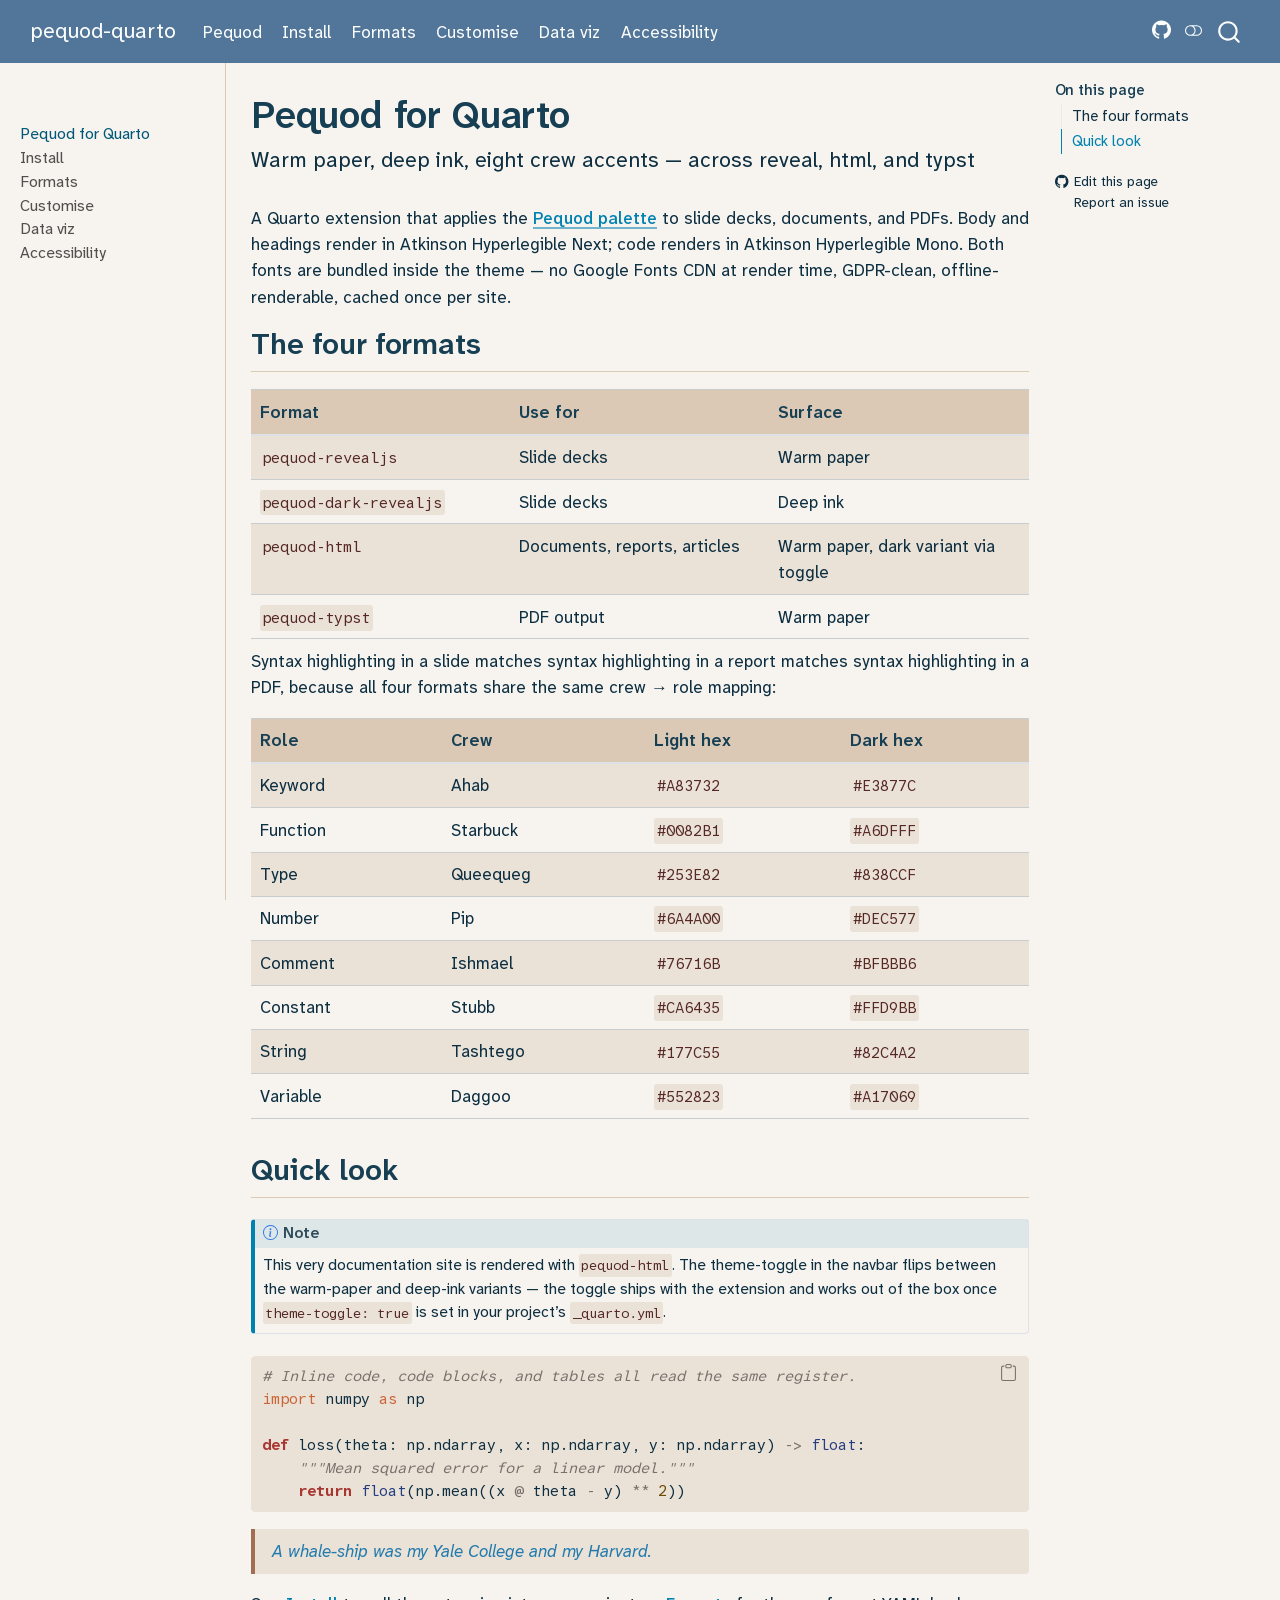
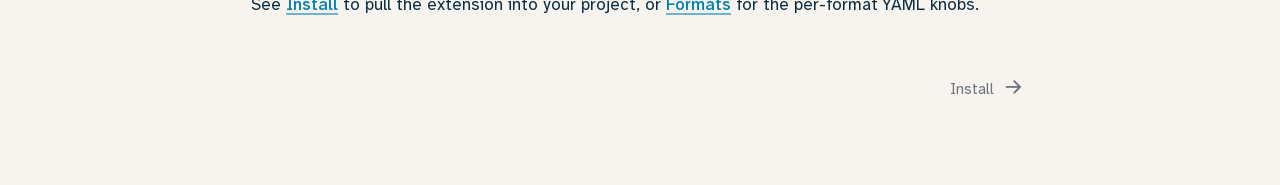
<file: index.html>
<!DOCTYPE html>
<html xmlns="http://www.w3.org/1999/xhtml" lang="en" xml:lang="en"><head>

<meta charset="utf-8">
<meta name="generator" content="quarto-1.7.32">

<meta name="viewport" content="width=device-width, initial-scale=1.0, user-scalable=yes">


<title>Pequod for Quarto – pequod-quarto</title>
<style>
code{white-space: pre-wrap;}
span.smallcaps{font-variant: small-caps;}
div.columns{display: flex; gap: min(4vw, 1.5em);}
div.column{flex: auto; overflow-x: auto;}
div.hanging-indent{margin-left: 1.5em; text-indent: -1.5em;}
ul.task-list{list-style: none;}
ul.task-list li input[type="checkbox"] {
  width: 0.8em;
  margin: 0 0.8em 0.2em -1em; /* quarto-specific, see https://github.com/quarto-dev/quarto-cli/issues/4556 */ 
  vertical-align: middle;
}
/* CSS for syntax highlighting */
html { -webkit-text-size-adjust: 100%; }
pre > code.sourceCode { white-space: pre; position: relative; }
pre > code.sourceCode > span { display: inline-block; line-height: 1.25; }
pre > code.sourceCode > span:empty { height: 1.2em; }
.sourceCode { overflow: visible; }
code.sourceCode > span { color: inherit; text-decoration: inherit; }
div.sourceCode { margin: 1em 0; }
pre.sourceCode { margin: 0; }
@media screen {
div.sourceCode { overflow: auto; }
}
@media print {
pre > code.sourceCode { white-space: pre-wrap; }
pre > code.sourceCode > span { text-indent: -5em; padding-left: 5em; }
}
pre.numberSource code
  { counter-reset: source-line 0; }
pre.numberSource code > span
  { position: relative; left: -4em; counter-increment: source-line; }
pre.numberSource code > span > a:first-child::before
  { content: counter(source-line);
    position: relative; left: -1em; text-align: right; vertical-align: baseline;
    border: none; display: inline-block;
    -webkit-touch-callout: none; -webkit-user-select: none;
    -khtml-user-select: none; -moz-user-select: none;
    -ms-user-select: none; user-select: none;
    padding: 0 4px; width: 4em;
  }
pre.numberSource { margin-left: 3em;  padding-left: 4px; }
div.sourceCode
  {   }
@media screen {
pre > code.sourceCode > span > a:first-child::before { text-decoration: underline; }
}
</style>


<script src="site_libs/quarto-nav/quarto-nav.js"></script>
<script src="site_libs/quarto-nav/headroom.min.js"></script>
<script src="site_libs/clipboard/clipboard.min.js"></script>
<script src="site_libs/quarto-search/autocomplete.umd.js"></script>
<script src="site_libs/quarto-search/fuse.min.js"></script>
<script src="site_libs/quarto-search/quarto-search.js"></script>
<meta name="quarto:offset" content="./">
<link href="./install.html" rel="next">
<script src="site_libs/quarto-html/quarto.js" type="module"></script>
<script src="site_libs/quarto-html/tabsets/tabsets.js" type="module"></script>
<script src="site_libs/quarto-html/popper.min.js"></script>
<script src="site_libs/quarto-html/tippy.umd.min.js"></script>
<script src="site_libs/quarto-html/anchor.min.js"></script>
<link href="site_libs/quarto-html/tippy.css" rel="stylesheet">
<link href="site_libs/quarto-html/quarto-syntax-highlighting-73a00b1b79cc0fd0d8e07ff31a6e5342.css" rel="stylesheet" class="quarto-color-scheme" id="quarto-text-highlighting-styles">
<link href="site_libs/quarto-html/quarto-syntax-highlighting-dark-8add2ffb80b7f2d399c5aaf537ec8e0e.css" rel="stylesheet" class="quarto-color-scheme quarto-color-alternate" id="quarto-text-highlighting-styles">
<link href="site_libs/quarto-html/quarto-syntax-highlighting-73a00b1b79cc0fd0d8e07ff31a6e5342.css" rel="stylesheet" class="quarto-color-scheme-extra" id="quarto-text-highlighting-styles">
<script src="site_libs/bootstrap/bootstrap.min.js"></script>
<link href="site_libs/bootstrap/bootstrap-icons.css" rel="stylesheet">
<link href="site_libs/bootstrap/bootstrap-0a40f57cf08de5c09d713c153454cdb0.min.css" rel="stylesheet" append-hash="true" class="quarto-color-scheme" id="quarto-bootstrap" data-mode="light">
<link href="site_libs/bootstrap/bootstrap-dark-b0e57c27a2db66388881f23e19ab901f.min.css" rel="stylesheet" append-hash="true" class="quarto-color-scheme quarto-color-alternate" id="quarto-bootstrap" data-mode="dark">
<link href="site_libs/bootstrap/bootstrap-0a40f57cf08de5c09d713c153454cdb0.min.css" rel="stylesheet" append-hash="true" class="quarto-color-scheme-extra" id="quarto-bootstrap" data-mode="light">
<script id="quarto-search-options" type="application/json">{
  "location": "navbar",
  "copy-button": false,
  "collapse-after": 3,
  "panel-placement": "end",
  "type": "overlay",
  "limit": 50,
  "keyboard-shortcut": [
    "f",
    "/",
    "s"
  ],
  "show-item-context": false,
  "language": {
    "search-no-results-text": "No results",
    "search-matching-documents-text": "matching documents",
    "search-copy-link-title": "Copy link to search",
    "search-hide-matches-text": "Hide additional matches",
    "search-more-match-text": "more match in this document",
    "search-more-matches-text": "more matches in this document",
    "search-clear-button-title": "Clear",
    "search-text-placeholder": "",
    "search-detached-cancel-button-title": "Cancel",
    "search-submit-button-title": "Submit",
    "search-label": "Search"
  }
}</script>
<style>html{ scroll-behavior: smooth; }</style>
<meta property="og:title" content="Pequod for Quarto – pequod-quarto">
<meta property="og:type" content="article">
<meta property="og:locale" content="en">
<meta name="twitter:card" content="summary">
<meta name="twitter:title" content="Pequod for Quarto – pequod-quarto">


</head>

<body class="nav-sidebar docked nav-fixed quarto-light"><script id="quarto-html-before-body" type="application/javascript">
    const toggleBodyColorMode = (bsSheetEl) => {
      const mode = bsSheetEl.getAttribute("data-mode");
      const bodyEl = window.document.querySelector("body");
      if (mode === "dark") {
        bodyEl.classList.add("quarto-dark");
        bodyEl.classList.remove("quarto-light");
      } else {
        bodyEl.classList.add("quarto-light");
        bodyEl.classList.remove("quarto-dark");
      }
    }
    const toggleBodyColorPrimary = () => {
      const bsSheetEl = window.document.querySelector("link#quarto-bootstrap:not([rel=disabled-stylesheet])");
      if (bsSheetEl) {
        toggleBodyColorMode(bsSheetEl);
      }
    }
    const setColorSchemeToggle = (alternate) => {
      const toggles = window.document.querySelectorAll('.quarto-color-scheme-toggle');
      for (let i=0; i < toggles.length; i++) {
        const toggle = toggles[i];
        if (toggle) {
          if (alternate) {
            toggle.classList.add("alternate");
          } else {
            toggle.classList.remove("alternate");
          }
        }
      }
    };
    const toggleColorMode = (alternate) => {
      // Switch the stylesheets
      const primaryStylesheets = window.document.querySelectorAll('link.quarto-color-scheme:not(.quarto-color-alternate)');
      const alternateStylesheets = window.document.querySelectorAll('link.quarto-color-scheme.quarto-color-alternate');
      manageTransitions('#quarto-margin-sidebar .nav-link', false);
      if (alternate) {
        // note: dark is layered on light, we don't disable primary!
        enableStylesheet(alternateStylesheets);
        for (const sheetNode of alternateStylesheets) {
          if (sheetNode.id === "quarto-bootstrap") {
            toggleBodyColorMode(sheetNode);
          }
        }
      } else {
        disableStylesheet(alternateStylesheets);
        enableStylesheet(primaryStylesheets)
        toggleBodyColorPrimary();
      }
      manageTransitions('#quarto-margin-sidebar .nav-link', true);
      // Switch the toggles
      setColorSchemeToggle(alternate)
      // Hack to workaround the fact that safari doesn't
      // properly recolor the scrollbar when toggling (#1455)
      if (navigator.userAgent.indexOf('Safari') > 0 && navigator.userAgent.indexOf('Chrome') == -1) {
        manageTransitions("body", false);
        window.scrollTo(0, 1);
        setTimeout(() => {
          window.scrollTo(0, 0);
          manageTransitions("body", true);
        }, 40);
      }
    }
    const disableStylesheet = (stylesheets) => {
      for (let i=0; i < stylesheets.length; i++) {
        const stylesheet = stylesheets[i];
        stylesheet.rel = 'disabled-stylesheet';
      }
    }
    const enableStylesheet = (stylesheets) => {
      for (let i=0; i < stylesheets.length; i++) {
        const stylesheet = stylesheets[i];
        if(stylesheet.rel !== 'stylesheet') { // for Chrome, which will still FOUC without this check
          stylesheet.rel = 'stylesheet';
        }
      }
    }
    const manageTransitions = (selector, allowTransitions) => {
      const els = window.document.querySelectorAll(selector);
      for (let i=0; i < els.length; i++) {
        const el = els[i];
        if (allowTransitions) {
          el.classList.remove('notransition');
        } else {
          el.classList.add('notransition');
        }
      }
    }
    const isFileUrl = () => {
      return window.location.protocol === 'file:';
    }
    const hasAlternateSentinel = () => {
      let styleSentinel = getColorSchemeSentinel();
      if (styleSentinel !== null) {
        return styleSentinel === "alternate";
      } else {
        return false;
      }
    }
    const setStyleSentinel = (alternate) => {
      const value = alternate ? "alternate" : "default";
      if (!isFileUrl()) {
        window.localStorage.setItem("quarto-color-scheme", value);
      } else {
        localAlternateSentinel = value;
      }
    }
    const getColorSchemeSentinel = () => {
      if (!isFileUrl()) {
        const storageValue = window.localStorage.getItem("quarto-color-scheme");
        return storageValue != null ? storageValue : localAlternateSentinel;
      } else {
        return localAlternateSentinel;
      }
    }
    const toggleGiscusIfUsed = (isAlternate, darkModeDefault) => {
      const baseTheme = document.querySelector('#giscus-base-theme')?.value ?? 'light';
      const alternateTheme = document.querySelector('#giscus-alt-theme')?.value ?? 'dark';
      let newTheme = '';
      if(authorPrefersDark) {
        newTheme = isAlternate ? baseTheme : alternateTheme;
      } else {
        newTheme = isAlternate ? alternateTheme : baseTheme;
      }
      const changeGiscusTheme = () => {
        // From: https://github.com/giscus/giscus/issues/336
        const sendMessage = (message) => {
          const iframe = document.querySelector('iframe.giscus-frame');
          if (!iframe) return;
          iframe.contentWindow.postMessage({ giscus: message }, 'https://giscus.app');
        }
        sendMessage({
          setConfig: {
            theme: newTheme
          }
        });
      }
      const isGiscussLoaded = window.document.querySelector('iframe.giscus-frame') !== null;
      if (isGiscussLoaded) {
        changeGiscusTheme();
      }
    };
    const authorPrefersDark = false;
    const darkModeDefault = authorPrefersDark;
      document.querySelector('link#quarto-text-highlighting-styles.quarto-color-scheme-extra').rel = 'disabled-stylesheet';
      document.querySelector('link#quarto-bootstrap.quarto-color-scheme-extra').rel = 'disabled-stylesheet';
    let localAlternateSentinel = darkModeDefault ? 'alternate' : 'default';
    // Dark / light mode switch
    window.quartoToggleColorScheme = () => {
      // Read the current dark / light value
      let toAlternate = !hasAlternateSentinel();
      toggleColorMode(toAlternate);
      setStyleSentinel(toAlternate);
      toggleGiscusIfUsed(toAlternate, darkModeDefault);
      window.dispatchEvent(new Event('resize'));
    };
    // Switch to dark mode if need be
    if (hasAlternateSentinel()) {
      toggleColorMode(true);
    } else {
      toggleColorMode(false);
    }
  </script>

<div id="quarto-search-results"></div>
  <header id="quarto-header" class="headroom fixed-top">
    <nav class="navbar navbar-expand-lg " data-bs-theme="dark">
      <div class="navbar-container container-fluid">
      <div class="navbar-brand-container mx-auto">
    <a class="navbar-brand" href="./index.html">
    <span class="navbar-title">pequod-quarto</span>
    </a>
  </div>
            <div id="quarto-search" class="" title="Search"></div>
          <button class="navbar-toggler" type="button" data-bs-toggle="collapse" data-bs-target="#navbarCollapse" aria-controls="navbarCollapse" role="menu" aria-expanded="false" aria-label="Toggle navigation" onclick="if (window.quartoToggleHeadroom) { window.quartoToggleHeadroom(); }">
  <span class="navbar-toggler-icon"></span>
</button>
          <div class="collapse navbar-collapse" id="navbarCollapse">
            <ul class="navbar-nav navbar-nav-scroll me-auto">
  <li class="nav-item">
    <a class="nav-link active" href="./index.html" aria-current="page"> 
<span class="menu-text">Pequod</span></a>
  </li>  
  <li class="nav-item">
    <a class="nav-link" href="./install.html"> 
<span class="menu-text">Install</span></a>
  </li>  
  <li class="nav-item">
    <a class="nav-link" href="./formats.html"> 
<span class="menu-text">Formats</span></a>
  </li>  
  <li class="nav-item">
    <a class="nav-link" href="./customise.html"> 
<span class="menu-text">Customise</span></a>
  </li>  
  <li class="nav-item">
    <a class="nav-link" href="./data-viz.html"> 
<span class="menu-text">Data viz</span></a>
  </li>  
  <li class="nav-item">
    <a class="nav-link" href="./accessibility.html"> 
<span class="menu-text">Accessibility</span></a>
  </li>  
</ul>
            <ul class="navbar-nav navbar-nav-scroll ms-auto">
  <li class="nav-item compact">
    <a class="nav-link" href="https://github.com/tiagojct/pequod-quarto"> <i class="bi bi-github" role="img">
</i> 
<span class="menu-text"></span></a>
  </li>  
</ul>
          </div> <!-- /navcollapse -->
            <div class="quarto-navbar-tools">
  <a href="" class="quarto-color-scheme-toggle quarto-navigation-tool  px-1" onclick="window.quartoToggleColorScheme(); return false;" title="Toggle dark mode"><i class="bi"></i></a>
</div>
      </div> <!-- /container-fluid -->
    </nav>
  <nav class="quarto-secondary-nav">
    <div class="container-fluid d-flex">
      <button type="button" class="quarto-btn-toggle btn" data-bs-toggle="collapse" role="button" data-bs-target=".quarto-sidebar-collapse-item" aria-controls="quarto-sidebar" aria-expanded="false" aria-label="Toggle sidebar navigation" onclick="if (window.quartoToggleHeadroom) { window.quartoToggleHeadroom(); }">
        <i class="bi bi-layout-text-sidebar-reverse"></i>
      </button>
        <nav class="quarto-page-breadcrumbs" aria-label="breadcrumb"><ol class="breadcrumb"><li class="breadcrumb-item"><a href="./index.html">Pequod for Quarto</a></li></ol></nav>
        <a class="flex-grow-1" role="navigation" data-bs-toggle="collapse" data-bs-target=".quarto-sidebar-collapse-item" aria-controls="quarto-sidebar" aria-expanded="false" aria-label="Toggle sidebar navigation" onclick="if (window.quartoToggleHeadroom) { window.quartoToggleHeadroom(); }">      
        </a>
      <button type="button" class="btn quarto-search-button" aria-label="Search" onclick="window.quartoOpenSearch();">
        <i class="bi bi-search"></i>
      </button>
    </div>
  </nav>
</header>
<!-- content -->
<div id="quarto-content" class="quarto-container page-columns page-rows-contents page-layout-article page-navbar">
<!-- sidebar -->
  <nav id="quarto-sidebar" class="sidebar collapse collapse-horizontal quarto-sidebar-collapse-item sidebar-navigation docked overflow-auto">
        <div class="mt-2 flex-shrink-0 align-items-center">
        <div class="sidebar-search">
        <div id="quarto-search" class="" title="Search"></div>
        </div>
        </div>
    <div class="sidebar-menu-container"> 
    <ul class="list-unstyled mt-1">
        <li class="sidebar-item">
  <div class="sidebar-item-container"> 
  <a href="./index.html" class="sidebar-item-text sidebar-link active">
 <span class="menu-text">Pequod for Quarto</span></a>
  </div>
</li>
        <li class="sidebar-item">
  <div class="sidebar-item-container"> 
  <a href="./install.html" class="sidebar-item-text sidebar-link">
 <span class="menu-text">Install</span></a>
  </div>
</li>
        <li class="sidebar-item">
  <div class="sidebar-item-container"> 
  <a href="./formats.html" class="sidebar-item-text sidebar-link">
 <span class="menu-text">Formats</span></a>
  </div>
</li>
        <li class="sidebar-item">
  <div class="sidebar-item-container"> 
  <a href="./customise.html" class="sidebar-item-text sidebar-link">
 <span class="menu-text">Customise</span></a>
  </div>
</li>
        <li class="sidebar-item">
  <div class="sidebar-item-container"> 
  <a href="./data-viz.html" class="sidebar-item-text sidebar-link">
 <span class="menu-text">Data viz</span></a>
  </div>
</li>
        <li class="sidebar-item">
  <div class="sidebar-item-container"> 
  <a href="./accessibility.html" class="sidebar-item-text sidebar-link">
 <span class="menu-text">Accessibility</span></a>
  </div>
</li>
    </ul>
    </div>
</nav>
<div id="quarto-sidebar-glass" class="quarto-sidebar-collapse-item" data-bs-toggle="collapse" data-bs-target=".quarto-sidebar-collapse-item"></div>
<!-- margin-sidebar -->
    <div id="quarto-margin-sidebar" class="sidebar margin-sidebar">
        <nav id="TOC" role="doc-toc" class="toc-active">
    <h2 id="toc-title">On this page</h2>
   
  <ul>
  <li><a href="#the-four-formats" id="toc-the-four-formats" class="nav-link active" data-scroll-target="#the-four-formats">The four formats</a></li>
  <li><a href="#quick-look" id="toc-quick-look" class="nav-link" data-scroll-target="#quick-look">Quick look</a></li>
  </ul>
<div class="toc-actions"><ul><li><a href="https://github.com/tiagojct/pequod-quarto/edit/main/index.qmd" class="toc-action"><i class="bi bi-github"></i>Edit this page</a></li><li><a href="https://github.com/tiagojct/pequod-quarto/issues/new" class="toc-action"><i class="bi empty"></i>Report an issue</a></li></ul></div></nav>
    </div>
<!-- main -->
<main class="content" id="quarto-document-content">


<header id="title-block-header" class="quarto-title-block default">
<div class="quarto-title">
<h1 class="title">Pequod for Quarto</h1>
<p class="subtitle lead">Warm paper, deep ink, eight crew accents — across reveal, html, and typst</p>
</div>



<div class="quarto-title-meta">

    
  
    
  </div>
  


</header>


<p>A Quarto extension that applies the <a href="https://github.com/tiagojct/pequod">Pequod palette</a> to slide decks, documents, and PDFs. Body and headings render in Atkinson Hyperlegible Next; code renders in Atkinson Hyperlegible Mono. Both fonts are bundled inside the theme — no Google Fonts CDN at render time, GDPR-clean, offline-renderable, cached once per site.</p>
<section id="the-four-formats" class="level2">
<h2 class="anchored" data-anchor-id="the-four-formats">The four formats</h2>
<table class="caption-top table">
<colgroup>
<col style="width: 33%">
<col style="width: 33%">
<col style="width: 33%">
</colgroup>
<thead>
<tr class="header">
<th>Format</th>
<th>Use for</th>
<th>Surface</th>
</tr>
</thead>
<tbody>
<tr class="odd">
<td><code>pequod-revealjs</code></td>
<td>Slide decks</td>
<td>Warm paper</td>
</tr>
<tr class="even">
<td><code>pequod-dark-revealjs</code></td>
<td>Slide decks</td>
<td>Deep ink</td>
</tr>
<tr class="odd">
<td><code>pequod-html</code></td>
<td>Documents, reports, articles</td>
<td>Warm paper, dark variant via toggle</td>
</tr>
<tr class="even">
<td><code>pequod-typst</code></td>
<td>PDF output</td>
<td>Warm paper</td>
</tr>
</tbody>
</table>
<p>Syntax highlighting in a slide matches syntax highlighting in a report matches syntax highlighting in a PDF, because all four formats share the same crew → role mapping:</p>
<table class="caption-top table">
<thead>
<tr class="header">
<th>Role</th>
<th>Crew</th>
<th>Light hex</th>
<th>Dark hex</th>
</tr>
</thead>
<tbody>
<tr class="odd">
<td>Keyword</td>
<td>Ahab</td>
<td><code>#A83732</code></td>
<td><code>#E3877C</code></td>
</tr>
<tr class="even">
<td>Function</td>
<td>Starbuck</td>
<td><code>#0082B1</code></td>
<td><code>#A6DFFF</code></td>
</tr>
<tr class="odd">
<td>Type</td>
<td>Queequeg</td>
<td><code>#253E82</code></td>
<td><code>#838CCF</code></td>
</tr>
<tr class="even">
<td>Number</td>
<td>Pip</td>
<td><code>#6A4A00</code></td>
<td><code>#DEC577</code></td>
</tr>
<tr class="odd">
<td>Comment</td>
<td>Ishmael</td>
<td><code>#76716B</code></td>
<td><code>#BFBBB6</code></td>
</tr>
<tr class="even">
<td>Constant</td>
<td>Stubb</td>
<td><code>#CA6435</code></td>
<td><code>#FFD9BB</code></td>
</tr>
<tr class="odd">
<td>String</td>
<td>Tashtego</td>
<td><code>#177C55</code></td>
<td><code>#82C4A2</code></td>
</tr>
<tr class="even">
<td>Variable</td>
<td>Daggoo</td>
<td><code>#552823</code></td>
<td><code>#A17069</code></td>
</tr>
</tbody>
</table>
</section>
<section id="quick-look" class="level2">
<h2 class="anchored" data-anchor-id="quick-look">Quick look</h2>
<div class="callout callout-style-default callout-note callout-titled">
<div class="callout-header d-flex align-content-center">
<div class="callout-icon-container">
<i class="callout-icon"></i>
</div>
<div class="callout-title-container flex-fill">
Note
</div>
</div>
<div class="callout-body-container callout-body">
<p>This very documentation site is rendered with <code>pequod-html</code>. The theme-toggle in the navbar flips between the warm-paper and deep-ink variants — the toggle ships with the extension and works out of the box once <code>theme-toggle: true</code> is set in your project’s <code>_quarto.yml</code>.</p>
</div>
</div>
<div class="sourceCode" id="cb1"><pre class="sourceCode python code-with-copy"><code class="sourceCode python"><span id="cb1-1"><a href="#cb1-1" aria-hidden="true" tabindex="-1"></a><span class="co"># Inline code, code blocks, and tables all read the same register.</span></span>
<span id="cb1-2"><a href="#cb1-2" aria-hidden="true" tabindex="-1"></a><span class="im">import</span> numpy <span class="im">as</span> np</span>
<span id="cb1-3"><a href="#cb1-3" aria-hidden="true" tabindex="-1"></a></span>
<span id="cb1-4"><a href="#cb1-4" aria-hidden="true" tabindex="-1"></a><span class="kw">def</span> loss(theta: np.ndarray, x: np.ndarray, y: np.ndarray) <span class="op">-&gt;</span> <span class="bu">float</span>:</span>
<span id="cb1-5"><a href="#cb1-5" aria-hidden="true" tabindex="-1"></a>    <span class="co">"""Mean squared error for a linear model."""</span></span>
<span id="cb1-6"><a href="#cb1-6" aria-hidden="true" tabindex="-1"></a>    <span class="cf">return</span> <span class="bu">float</span>(np.mean((x <span class="op">@</span> theta <span class="op">-</span> y) <span class="op">**</span> <span class="dv">2</span>))</span></code><button title="Copy to Clipboard" class="code-copy-button"><i class="bi"></i></button></pre></div>
<blockquote class="blockquote">
<p>A whale-ship was my Yale College and my Harvard.</p>
</blockquote>
<p>See <a href="./install.html">Install</a> to pull the extension into your project, or <a href="./formats.html">Formats</a> for the per-format YAML knobs.</p>


</section>

</main> <!-- /main -->
<script id="quarto-html-after-body" type="application/javascript">
  window.document.addEventListener("DOMContentLoaded", function (event) {
    // Ensure there is a toggle, if there isn't float one in the top right
    if (window.document.querySelector('.quarto-color-scheme-toggle') === null) {
      const a = window.document.createElement('a');
      a.classList.add('top-right');
      a.classList.add('quarto-color-scheme-toggle');
      a.href = "";
      a.onclick = function() { try { window.quartoToggleColorScheme(); } catch {} return false; };
      const i = window.document.createElement("i");
      i.classList.add('bi');
      a.appendChild(i);
      window.document.body.appendChild(a);
    }
    setColorSchemeToggle(hasAlternateSentinel())
    const icon = "";
    const anchorJS = new window.AnchorJS();
    anchorJS.options = {
      placement: 'right',
      icon: icon
    };
    anchorJS.add('.anchored');
    const isCodeAnnotation = (el) => {
      for (const clz of el.classList) {
        if (clz.startsWith('code-annotation-')) {                     
          return true;
        }
      }
      return false;
    }
    const onCopySuccess = function(e) {
      // button target
      const button = e.trigger;
      // don't keep focus
      button.blur();
      // flash "checked"
      button.classList.add('code-copy-button-checked');
      var currentTitle = button.getAttribute("title");
      button.setAttribute("title", "Copied!");
      let tooltip;
      if (window.bootstrap) {
        button.setAttribute("data-bs-toggle", "tooltip");
        button.setAttribute("data-bs-placement", "left");
        button.setAttribute("data-bs-title", "Copied!");
        tooltip = new bootstrap.Tooltip(button, 
          { trigger: "manual", 
            customClass: "code-copy-button-tooltip",
            offset: [0, -8]});
        tooltip.show();    
      }
      setTimeout(function() {
        if (tooltip) {
          tooltip.hide();
          button.removeAttribute("data-bs-title");
          button.removeAttribute("data-bs-toggle");
          button.removeAttribute("data-bs-placement");
        }
        button.setAttribute("title", currentTitle);
        button.classList.remove('code-copy-button-checked');
      }, 1000);
      // clear code selection
      e.clearSelection();
    }
    const getTextToCopy = function(trigger) {
        const codeEl = trigger.previousElementSibling.cloneNode(true);
        for (const childEl of codeEl.children) {
          if (isCodeAnnotation(childEl)) {
            childEl.remove();
          }
        }
        return codeEl.innerText;
    }
    const clipboard = new window.ClipboardJS('.code-copy-button:not([data-in-quarto-modal])', {
      text: getTextToCopy
    });
    clipboard.on('success', onCopySuccess);
    if (window.document.getElementById('quarto-embedded-source-code-modal')) {
      const clipboardModal = new window.ClipboardJS('.code-copy-button[data-in-quarto-modal]', {
        text: getTextToCopy,
        container: window.document.getElementById('quarto-embedded-source-code-modal')
      });
      clipboardModal.on('success', onCopySuccess);
    }
      var localhostRegex = new RegExp(/^(?:http|https):\/\/localhost\:?[0-9]*\//);
      var mailtoRegex = new RegExp(/^mailto:/);
        var filterRegex = new RegExp('/' + window.location.host + '/');
      var isInternal = (href) => {
          return filterRegex.test(href) || localhostRegex.test(href) || mailtoRegex.test(href);
      }
      // Inspect non-navigation links and adorn them if external
     var links = window.document.querySelectorAll('a[href]:not(.nav-link):not(.navbar-brand):not(.toc-action):not(.sidebar-link):not(.sidebar-item-toggle):not(.pagination-link):not(.no-external):not([aria-hidden]):not(.dropdown-item):not(.quarto-navigation-tool):not(.about-link)');
      for (var i=0; i<links.length; i++) {
        const link = links[i];
        if (!isInternal(link.href)) {
          // undo the damage that might have been done by quarto-nav.js in the case of
          // links that we want to consider external
          if (link.dataset.originalHref !== undefined) {
            link.href = link.dataset.originalHref;
          }
            // target, if specified
            link.setAttribute("target", "_blank");
            if (link.getAttribute("rel") === null) {
              link.setAttribute("rel", "noopener");
            }
        }
      }
    function tippyHover(el, contentFn, onTriggerFn, onUntriggerFn) {
      const config = {
        allowHTML: true,
        maxWidth: 500,
        delay: 100,
        arrow: false,
        appendTo: function(el) {
            return el.parentElement;
        },
        interactive: true,
        interactiveBorder: 10,
        theme: 'quarto',
        placement: 'bottom-start',
      };
      if (contentFn) {
        config.content = contentFn;
      }
      if (onTriggerFn) {
        config.onTrigger = onTriggerFn;
      }
      if (onUntriggerFn) {
        config.onUntrigger = onUntriggerFn;
      }
      window.tippy(el, config); 
    }
    const noterefs = window.document.querySelectorAll('a[role="doc-noteref"]');
    for (var i=0; i<noterefs.length; i++) {
      const ref = noterefs[i];
      tippyHover(ref, function() {
        // use id or data attribute instead here
        let href = ref.getAttribute('data-footnote-href') || ref.getAttribute('href');
        try { href = new URL(href).hash; } catch {}
        const id = href.replace(/^#\/?/, "");
        const note = window.document.getElementById(id);
        if (note) {
          return note.innerHTML;
        } else {
          return "";
        }
      });
    }
    const xrefs = window.document.querySelectorAll('a.quarto-xref');
    const processXRef = (id, note) => {
      // Strip column container classes
      const stripColumnClz = (el) => {
        el.classList.remove("page-full", "page-columns");
        if (el.children) {
          for (const child of el.children) {
            stripColumnClz(child);
          }
        }
      }
      stripColumnClz(note)
      if (id === null || id.startsWith('sec-')) {
        // Special case sections, only their first couple elements
        const container = document.createElement("div");
        if (note.children && note.children.length > 2) {
          container.appendChild(note.children[0].cloneNode(true));
          for (let i = 1; i < note.children.length; i++) {
            const child = note.children[i];
            if (child.tagName === "P" && child.innerText === "") {
              continue;
            } else {
              container.appendChild(child.cloneNode(true));
              break;
            }
          }
          if (window.Quarto?.typesetMath) {
            window.Quarto.typesetMath(container);
          }
          return container.innerHTML
        } else {
          if (window.Quarto?.typesetMath) {
            window.Quarto.typesetMath(note);
          }
          return note.innerHTML;
        }
      } else {
        // Remove any anchor links if they are present
        const anchorLink = note.querySelector('a.anchorjs-link');
        if (anchorLink) {
          anchorLink.remove();
        }
        if (window.Quarto?.typesetMath) {
          window.Quarto.typesetMath(note);
        }
        if (note.classList.contains("callout")) {
          return note.outerHTML;
        } else {
          return note.innerHTML;
        }
      }
    }
    for (var i=0; i<xrefs.length; i++) {
      const xref = xrefs[i];
      tippyHover(xref, undefined, function(instance) {
        instance.disable();
        let url = xref.getAttribute('href');
        let hash = undefined; 
        if (url.startsWith('#')) {
          hash = url;
        } else {
          try { hash = new URL(url).hash; } catch {}
        }
        if (hash) {
          const id = hash.replace(/^#\/?/, "");
          const note = window.document.getElementById(id);
          if (note !== null) {
            try {
              const html = processXRef(id, note.cloneNode(true));
              instance.setContent(html);
            } finally {
              instance.enable();
              instance.show();
            }
          } else {
            // See if we can fetch this
            fetch(url.split('#')[0])
            .then(res => res.text())
            .then(html => {
              const parser = new DOMParser();
              const htmlDoc = parser.parseFromString(html, "text/html");
              const note = htmlDoc.getElementById(id);
              if (note !== null) {
                const html = processXRef(id, note);
                instance.setContent(html);
              } 
            }).finally(() => {
              instance.enable();
              instance.show();
            });
          }
        } else {
          // See if we can fetch a full url (with no hash to target)
          // This is a special case and we should probably do some content thinning / targeting
          fetch(url)
          .then(res => res.text())
          .then(html => {
            const parser = new DOMParser();
            const htmlDoc = parser.parseFromString(html, "text/html");
            const note = htmlDoc.querySelector('main.content');
            if (note !== null) {
              // This should only happen for chapter cross references
              // (since there is no id in the URL)
              // remove the first header
              if (note.children.length > 0 && note.children[0].tagName === "HEADER") {
                note.children[0].remove();
              }
              const html = processXRef(null, note);
              instance.setContent(html);
            } 
          }).finally(() => {
            instance.enable();
            instance.show();
          });
        }
      }, function(instance) {
      });
    }
        let selectedAnnoteEl;
        const selectorForAnnotation = ( cell, annotation) => {
          let cellAttr = 'data-code-cell="' + cell + '"';
          let lineAttr = 'data-code-annotation="' +  annotation + '"';
          const selector = 'span[' + cellAttr + '][' + lineAttr + ']';
          return selector;
        }
        const selectCodeLines = (annoteEl) => {
          const doc = window.document;
          const targetCell = annoteEl.getAttribute("data-target-cell");
          const targetAnnotation = annoteEl.getAttribute("data-target-annotation");
          const annoteSpan = window.document.querySelector(selectorForAnnotation(targetCell, targetAnnotation));
          const lines = annoteSpan.getAttribute("data-code-lines").split(",");
          const lineIds = lines.map((line) => {
            return targetCell + "-" + line;
          })
          let top = null;
          let height = null;
          let parent = null;
          if (lineIds.length > 0) {
              //compute the position of the single el (top and bottom and make a div)
              const el = window.document.getElementById(lineIds[0]);
              top = el.offsetTop;
              height = el.offsetHeight;
              parent = el.parentElement.parentElement;
            if (lineIds.length > 1) {
              const lastEl = window.document.getElementById(lineIds[lineIds.length - 1]);
              const bottom = lastEl.offsetTop + lastEl.offsetHeight;
              height = bottom - top;
            }
            if (top !== null && height !== null && parent !== null) {
              // cook up a div (if necessary) and position it 
              let div = window.document.getElementById("code-annotation-line-highlight");
              if (div === null) {
                div = window.document.createElement("div");
                div.setAttribute("id", "code-annotation-line-highlight");
                div.style.position = 'absolute';
                parent.appendChild(div);
              }
              div.style.top = top - 2 + "px";
              div.style.height = height + 4 + "px";
              div.style.left = 0;
              let gutterDiv = window.document.getElementById("code-annotation-line-highlight-gutter");
              if (gutterDiv === null) {
                gutterDiv = window.document.createElement("div");
                gutterDiv.setAttribute("id", "code-annotation-line-highlight-gutter");
                gutterDiv.style.position = 'absolute';
                const codeCell = window.document.getElementById(targetCell);
                const gutter = codeCell.querySelector('.code-annotation-gutter');
                gutter.appendChild(gutterDiv);
              }
              gutterDiv.style.top = top - 2 + "px";
              gutterDiv.style.height = height + 4 + "px";
            }
            selectedAnnoteEl = annoteEl;
          }
        };
        const unselectCodeLines = () => {
          const elementsIds = ["code-annotation-line-highlight", "code-annotation-line-highlight-gutter"];
          elementsIds.forEach((elId) => {
            const div = window.document.getElementById(elId);
            if (div) {
              div.remove();
            }
          });
          selectedAnnoteEl = undefined;
        };
          // Handle positioning of the toggle
      window.addEventListener(
        "resize",
        throttle(() => {
          elRect = undefined;
          if (selectedAnnoteEl) {
            selectCodeLines(selectedAnnoteEl);
          }
        }, 10)
      );
      function throttle(fn, ms) {
      let throttle = false;
      let timer;
        return (...args) => {
          if(!throttle) { // first call gets through
              fn.apply(this, args);
              throttle = true;
          } else { // all the others get throttled
              if(timer) clearTimeout(timer); // cancel #2
              timer = setTimeout(() => {
                fn.apply(this, args);
                timer = throttle = false;
              }, ms);
          }
        };
      }
        // Attach click handler to the DT
        const annoteDls = window.document.querySelectorAll('dt[data-target-cell]');
        for (const annoteDlNode of annoteDls) {
          annoteDlNode.addEventListener('click', (event) => {
            const clickedEl = event.target;
            if (clickedEl !== selectedAnnoteEl) {
              unselectCodeLines();
              const activeEl = window.document.querySelector('dt[data-target-cell].code-annotation-active');
              if (activeEl) {
                activeEl.classList.remove('code-annotation-active');
              }
              selectCodeLines(clickedEl);
              clickedEl.classList.add('code-annotation-active');
            } else {
              // Unselect the line
              unselectCodeLines();
              clickedEl.classList.remove('code-annotation-active');
            }
          });
        }
    const findCites = (el) => {
      const parentEl = el.parentElement;
      if (parentEl) {
        const cites = parentEl.dataset.cites;
        if (cites) {
          return {
            el,
            cites: cites.split(' ')
          };
        } else {
          return findCites(el.parentElement)
        }
      } else {
        return undefined;
      }
    };
    var bibliorefs = window.document.querySelectorAll('a[role="doc-biblioref"]');
    for (var i=0; i<bibliorefs.length; i++) {
      const ref = bibliorefs[i];
      const citeInfo = findCites(ref);
      if (citeInfo) {
        tippyHover(citeInfo.el, function() {
          var popup = window.document.createElement('div');
          citeInfo.cites.forEach(function(cite) {
            var citeDiv = window.document.createElement('div');
            citeDiv.classList.add('hanging-indent');
            citeDiv.classList.add('csl-entry');
            var biblioDiv = window.document.getElementById('ref-' + cite);
            if (biblioDiv) {
              citeDiv.innerHTML = biblioDiv.innerHTML;
            }
            popup.appendChild(citeDiv);
          });
          return popup.innerHTML;
        });
      }
    }
  });
  </script>
<nav class="page-navigation">
  <div class="nav-page nav-page-previous">
  </div>
  <div class="nav-page nav-page-next">
      <a href="./install.html" class="pagination-link" aria-label="Install">
        <span class="nav-page-text">Install</span> <i class="bi bi-arrow-right-short"></i>
      </a>
  </div>
</nav>
</div> <!-- /content -->




<footer class="footer"><div class="nav-footer"><div class="nav-footer-center"><div class="toc-actions d-sm-block d-md-none"><ul><li><a href="https://github.com/tiagojct/pequod-quarto/edit/main/index.qmd" class="toc-action"><i class="bi bi-github"></i>Edit this page</a></li><li><a href="https://github.com/tiagojct/pequod-quarto/issues/new" class="toc-action"><i class="bi empty"></i>Report an issue</a></li></ul></div></div></div></footer><script src="site_libs/quarto-html/zenscroll-min.js"></script>
</body></html>
</file>
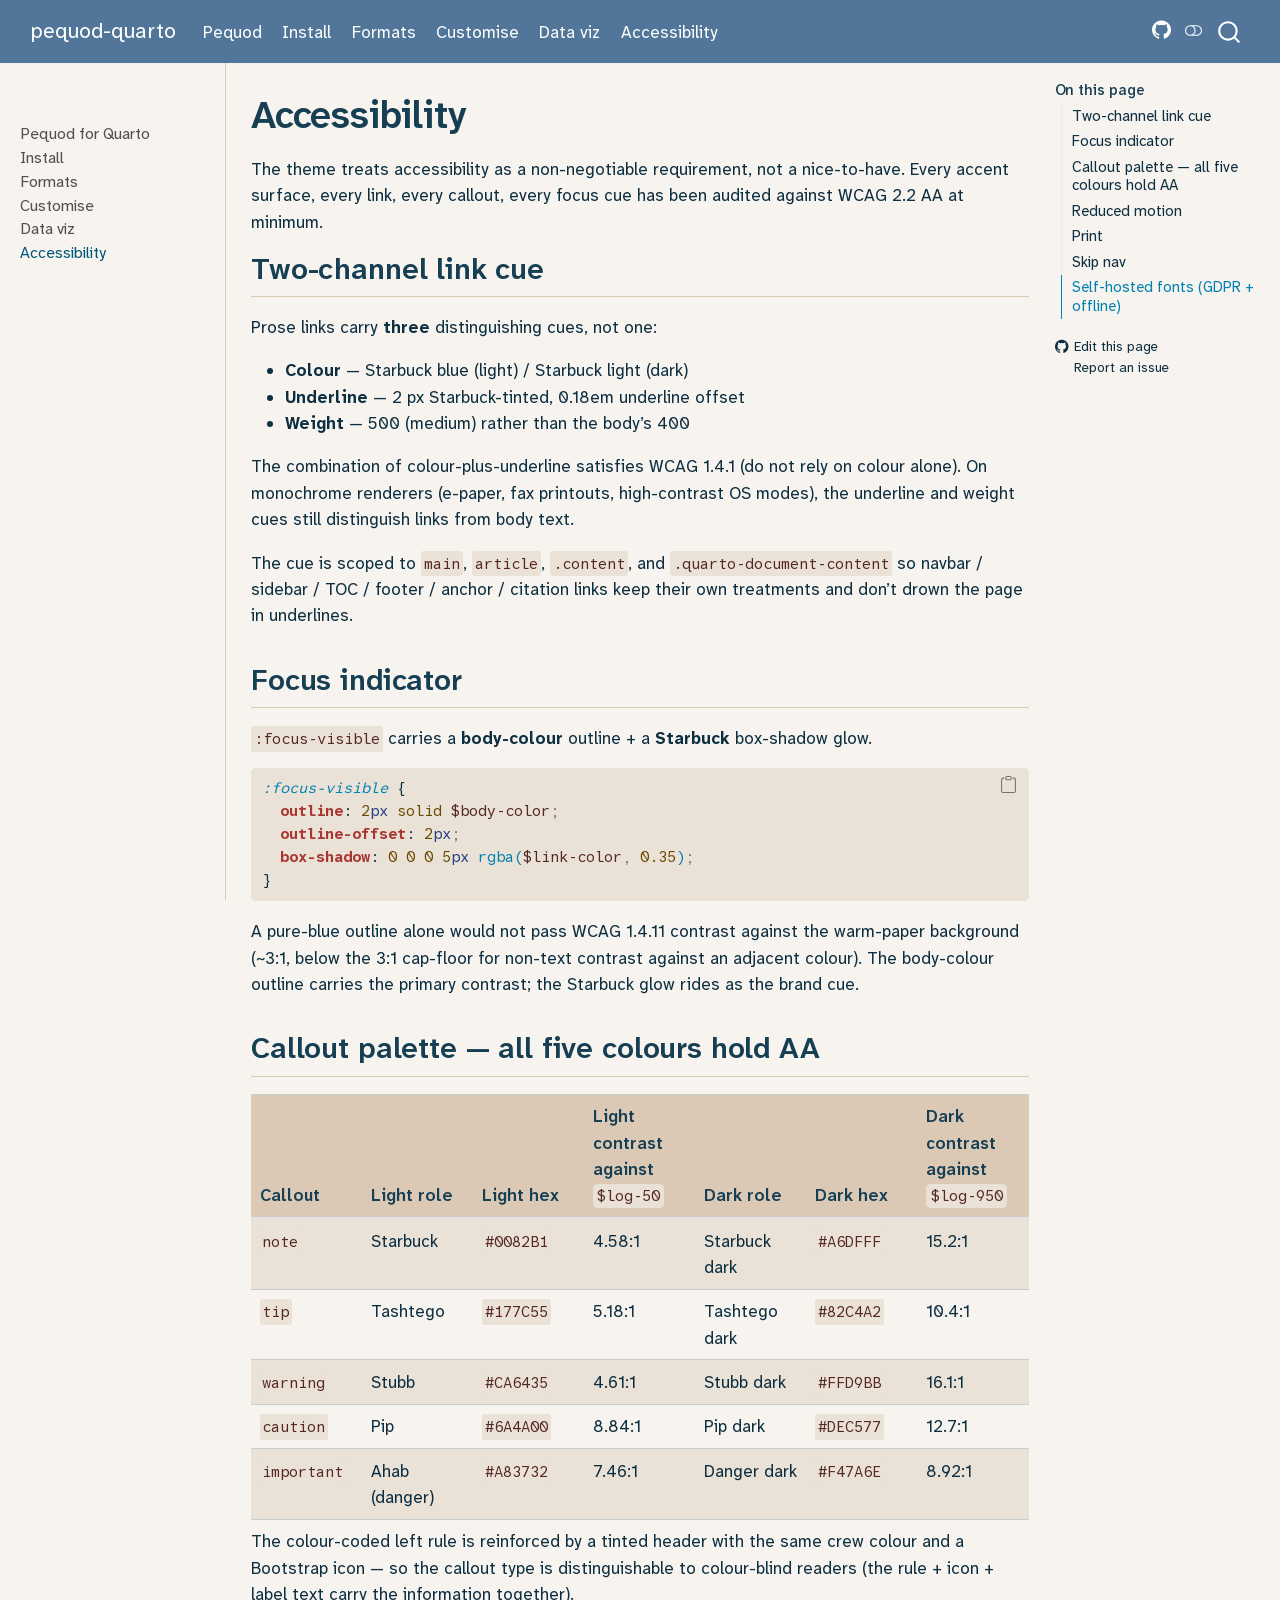
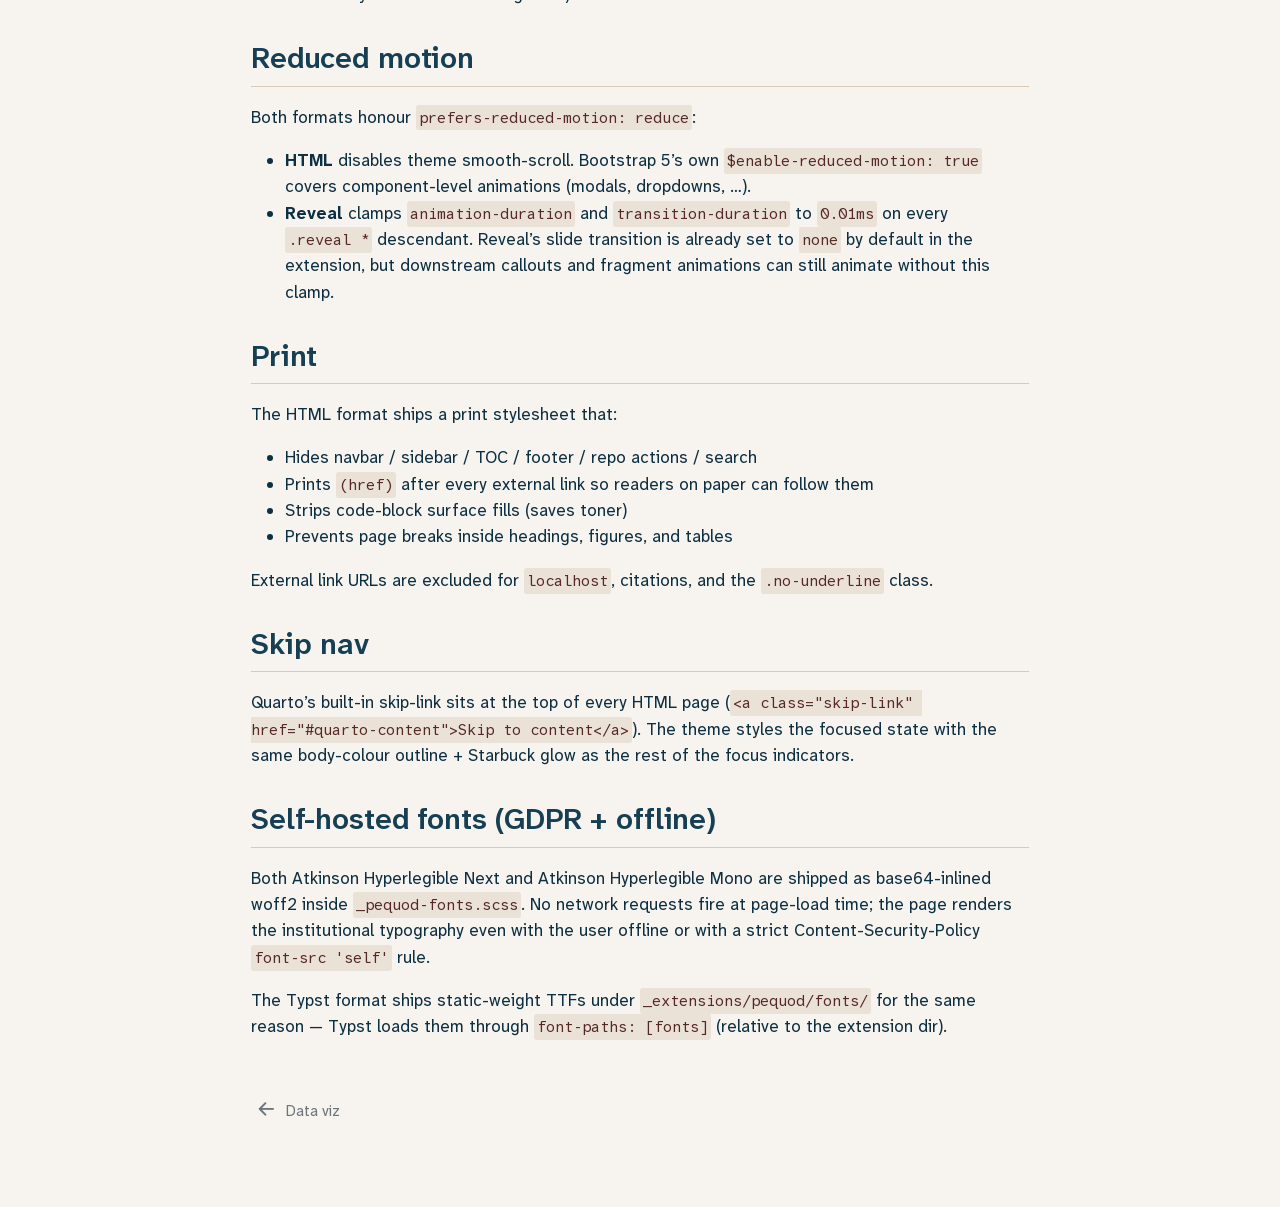
<file: accessibility.html>
<!DOCTYPE html>
<html xmlns="http://www.w3.org/1999/xhtml" lang="en" xml:lang="en"><head>

<meta charset="utf-8">
<meta name="generator" content="quarto-1.7.32">

<meta name="viewport" content="width=device-width, initial-scale=1.0, user-scalable=yes">


<title>Accessibility – pequod-quarto</title>
<style>
code{white-space: pre-wrap;}
span.smallcaps{font-variant: small-caps;}
div.columns{display: flex; gap: min(4vw, 1.5em);}
div.column{flex: auto; overflow-x: auto;}
div.hanging-indent{margin-left: 1.5em; text-indent: -1.5em;}
ul.task-list{list-style: none;}
ul.task-list li input[type="checkbox"] {
  width: 0.8em;
  margin: 0 0.8em 0.2em -1em; /* quarto-specific, see https://github.com/quarto-dev/quarto-cli/issues/4556 */ 
  vertical-align: middle;
}
/* CSS for syntax highlighting */
html { -webkit-text-size-adjust: 100%; }
pre > code.sourceCode { white-space: pre; position: relative; }
pre > code.sourceCode > span { display: inline-block; line-height: 1.25; }
pre > code.sourceCode > span:empty { height: 1.2em; }
.sourceCode { overflow: visible; }
code.sourceCode > span { color: inherit; text-decoration: inherit; }
div.sourceCode { margin: 1em 0; }
pre.sourceCode { margin: 0; }
@media screen {
div.sourceCode { overflow: auto; }
}
@media print {
pre > code.sourceCode { white-space: pre-wrap; }
pre > code.sourceCode > span { text-indent: -5em; padding-left: 5em; }
}
pre.numberSource code
  { counter-reset: source-line 0; }
pre.numberSource code > span
  { position: relative; left: -4em; counter-increment: source-line; }
pre.numberSource code > span > a:first-child::before
  { content: counter(source-line);
    position: relative; left: -1em; text-align: right; vertical-align: baseline;
    border: none; display: inline-block;
    -webkit-touch-callout: none; -webkit-user-select: none;
    -khtml-user-select: none; -moz-user-select: none;
    -ms-user-select: none; user-select: none;
    padding: 0 4px; width: 4em;
  }
pre.numberSource { margin-left: 3em;  padding-left: 4px; }
div.sourceCode
  {   }
@media screen {
pre > code.sourceCode > span > a:first-child::before { text-decoration: underline; }
}
</style>


<script src="site_libs/quarto-nav/quarto-nav.js"></script>
<script src="site_libs/quarto-nav/headroom.min.js"></script>
<script src="site_libs/clipboard/clipboard.min.js"></script>
<script src="site_libs/quarto-search/autocomplete.umd.js"></script>
<script src="site_libs/quarto-search/fuse.min.js"></script>
<script src="site_libs/quarto-search/quarto-search.js"></script>
<meta name="quarto:offset" content="./">
<link href="./data-viz.html" rel="prev">
<script src="site_libs/quarto-html/quarto.js" type="module"></script>
<script src="site_libs/quarto-html/tabsets/tabsets.js" type="module"></script>
<script src="site_libs/quarto-html/popper.min.js"></script>
<script src="site_libs/quarto-html/tippy.umd.min.js"></script>
<script src="site_libs/quarto-html/anchor.min.js"></script>
<link href="site_libs/quarto-html/tippy.css" rel="stylesheet">
<link href="site_libs/quarto-html/quarto-syntax-highlighting-73a00b1b79cc0fd0d8e07ff31a6e5342.css" rel="stylesheet" class="quarto-color-scheme" id="quarto-text-highlighting-styles">
<link href="site_libs/quarto-html/quarto-syntax-highlighting-dark-8add2ffb80b7f2d399c5aaf537ec8e0e.css" rel="stylesheet" class="quarto-color-scheme quarto-color-alternate" id="quarto-text-highlighting-styles">
<link href="site_libs/quarto-html/quarto-syntax-highlighting-73a00b1b79cc0fd0d8e07ff31a6e5342.css" rel="stylesheet" class="quarto-color-scheme-extra" id="quarto-text-highlighting-styles">
<script src="site_libs/bootstrap/bootstrap.min.js"></script>
<link href="site_libs/bootstrap/bootstrap-icons.css" rel="stylesheet">
<link href="site_libs/bootstrap/bootstrap-0a40f57cf08de5c09d713c153454cdb0.min.css" rel="stylesheet" append-hash="true" class="quarto-color-scheme" id="quarto-bootstrap" data-mode="light">
<link href="site_libs/bootstrap/bootstrap-dark-b0e57c27a2db66388881f23e19ab901f.min.css" rel="stylesheet" append-hash="true" class="quarto-color-scheme quarto-color-alternate" id="quarto-bootstrap" data-mode="dark">
<link href="site_libs/bootstrap/bootstrap-0a40f57cf08de5c09d713c153454cdb0.min.css" rel="stylesheet" append-hash="true" class="quarto-color-scheme-extra" id="quarto-bootstrap" data-mode="light">
<script id="quarto-search-options" type="application/json">{
  "location": "navbar",
  "copy-button": false,
  "collapse-after": 3,
  "panel-placement": "end",
  "type": "overlay",
  "limit": 50,
  "keyboard-shortcut": [
    "f",
    "/",
    "s"
  ],
  "show-item-context": false,
  "language": {
    "search-no-results-text": "No results",
    "search-matching-documents-text": "matching documents",
    "search-copy-link-title": "Copy link to search",
    "search-hide-matches-text": "Hide additional matches",
    "search-more-match-text": "more match in this document",
    "search-more-matches-text": "more matches in this document",
    "search-clear-button-title": "Clear",
    "search-text-placeholder": "",
    "search-detached-cancel-button-title": "Cancel",
    "search-submit-button-title": "Submit",
    "search-label": "Search"
  }
}</script>
<style>html{ scroll-behavior: smooth; }</style>
<meta property="og:title" content="Accessibility – pequod-quarto">
<meta property="og:type" content="article">
<meta property="og:locale" content="en">
<meta name="twitter:card" content="summary">
<meta name="twitter:title" content="Accessibility – pequod-quarto">


</head>

<body class="nav-sidebar docked nav-fixed quarto-light"><script id="quarto-html-before-body" type="application/javascript">
    const toggleBodyColorMode = (bsSheetEl) => {
      const mode = bsSheetEl.getAttribute("data-mode");
      const bodyEl = window.document.querySelector("body");
      if (mode === "dark") {
        bodyEl.classList.add("quarto-dark");
        bodyEl.classList.remove("quarto-light");
      } else {
        bodyEl.classList.add("quarto-light");
        bodyEl.classList.remove("quarto-dark");
      }
    }
    const toggleBodyColorPrimary = () => {
      const bsSheetEl = window.document.querySelector("link#quarto-bootstrap:not([rel=disabled-stylesheet])");
      if (bsSheetEl) {
        toggleBodyColorMode(bsSheetEl);
      }
    }
    const setColorSchemeToggle = (alternate) => {
      const toggles = window.document.querySelectorAll('.quarto-color-scheme-toggle');
      for (let i=0; i < toggles.length; i++) {
        const toggle = toggles[i];
        if (toggle) {
          if (alternate) {
            toggle.classList.add("alternate");
          } else {
            toggle.classList.remove("alternate");
          }
        }
      }
    };
    const toggleColorMode = (alternate) => {
      // Switch the stylesheets
      const primaryStylesheets = window.document.querySelectorAll('link.quarto-color-scheme:not(.quarto-color-alternate)');
      const alternateStylesheets = window.document.querySelectorAll('link.quarto-color-scheme.quarto-color-alternate');
      manageTransitions('#quarto-margin-sidebar .nav-link', false);
      if (alternate) {
        // note: dark is layered on light, we don't disable primary!
        enableStylesheet(alternateStylesheets);
        for (const sheetNode of alternateStylesheets) {
          if (sheetNode.id === "quarto-bootstrap") {
            toggleBodyColorMode(sheetNode);
          }
        }
      } else {
        disableStylesheet(alternateStylesheets);
        enableStylesheet(primaryStylesheets)
        toggleBodyColorPrimary();
      }
      manageTransitions('#quarto-margin-sidebar .nav-link', true);
      // Switch the toggles
      setColorSchemeToggle(alternate)
      // Hack to workaround the fact that safari doesn't
      // properly recolor the scrollbar when toggling (#1455)
      if (navigator.userAgent.indexOf('Safari') > 0 && navigator.userAgent.indexOf('Chrome') == -1) {
        manageTransitions("body", false);
        window.scrollTo(0, 1);
        setTimeout(() => {
          window.scrollTo(0, 0);
          manageTransitions("body", true);
        }, 40);
      }
    }
    const disableStylesheet = (stylesheets) => {
      for (let i=0; i < stylesheets.length; i++) {
        const stylesheet = stylesheets[i];
        stylesheet.rel = 'disabled-stylesheet';
      }
    }
    const enableStylesheet = (stylesheets) => {
      for (let i=0; i < stylesheets.length; i++) {
        const stylesheet = stylesheets[i];
        if(stylesheet.rel !== 'stylesheet') { // for Chrome, which will still FOUC without this check
          stylesheet.rel = 'stylesheet';
        }
      }
    }
    const manageTransitions = (selector, allowTransitions) => {
      const els = window.document.querySelectorAll(selector);
      for (let i=0; i < els.length; i++) {
        const el = els[i];
        if (allowTransitions) {
          el.classList.remove('notransition');
        } else {
          el.classList.add('notransition');
        }
      }
    }
    const isFileUrl = () => {
      return window.location.protocol === 'file:';
    }
    const hasAlternateSentinel = () => {
      let styleSentinel = getColorSchemeSentinel();
      if (styleSentinel !== null) {
        return styleSentinel === "alternate";
      } else {
        return false;
      }
    }
    const setStyleSentinel = (alternate) => {
      const value = alternate ? "alternate" : "default";
      if (!isFileUrl()) {
        window.localStorage.setItem("quarto-color-scheme", value);
      } else {
        localAlternateSentinel = value;
      }
    }
    const getColorSchemeSentinel = () => {
      if (!isFileUrl()) {
        const storageValue = window.localStorage.getItem("quarto-color-scheme");
        return storageValue != null ? storageValue : localAlternateSentinel;
      } else {
        return localAlternateSentinel;
      }
    }
    const toggleGiscusIfUsed = (isAlternate, darkModeDefault) => {
      const baseTheme = document.querySelector('#giscus-base-theme')?.value ?? 'light';
      const alternateTheme = document.querySelector('#giscus-alt-theme')?.value ?? 'dark';
      let newTheme = '';
      if(authorPrefersDark) {
        newTheme = isAlternate ? baseTheme : alternateTheme;
      } else {
        newTheme = isAlternate ? alternateTheme : baseTheme;
      }
      const changeGiscusTheme = () => {
        // From: https://github.com/giscus/giscus/issues/336
        const sendMessage = (message) => {
          const iframe = document.querySelector('iframe.giscus-frame');
          if (!iframe) return;
          iframe.contentWindow.postMessage({ giscus: message }, 'https://giscus.app');
        }
        sendMessage({
          setConfig: {
            theme: newTheme
          }
        });
      }
      const isGiscussLoaded = window.document.querySelector('iframe.giscus-frame') !== null;
      if (isGiscussLoaded) {
        changeGiscusTheme();
      }
    };
    const authorPrefersDark = false;
    const darkModeDefault = authorPrefersDark;
      document.querySelector('link#quarto-text-highlighting-styles.quarto-color-scheme-extra').rel = 'disabled-stylesheet';
      document.querySelector('link#quarto-bootstrap.quarto-color-scheme-extra').rel = 'disabled-stylesheet';
    let localAlternateSentinel = darkModeDefault ? 'alternate' : 'default';
    // Dark / light mode switch
    window.quartoToggleColorScheme = () => {
      // Read the current dark / light value
      let toAlternate = !hasAlternateSentinel();
      toggleColorMode(toAlternate);
      setStyleSentinel(toAlternate);
      toggleGiscusIfUsed(toAlternate, darkModeDefault);
      window.dispatchEvent(new Event('resize'));
    };
    // Switch to dark mode if need be
    if (hasAlternateSentinel()) {
      toggleColorMode(true);
    } else {
      toggleColorMode(false);
    }
  </script>

<div id="quarto-search-results"></div>
  <header id="quarto-header" class="headroom fixed-top">
    <nav class="navbar navbar-expand-lg " data-bs-theme="dark">
      <div class="navbar-container container-fluid">
      <div class="navbar-brand-container mx-auto">
    <a class="navbar-brand" href="./index.html">
    <span class="navbar-title">pequod-quarto</span>
    </a>
  </div>
            <div id="quarto-search" class="" title="Search"></div>
          <button class="navbar-toggler" type="button" data-bs-toggle="collapse" data-bs-target="#navbarCollapse" aria-controls="navbarCollapse" role="menu" aria-expanded="false" aria-label="Toggle navigation" onclick="if (window.quartoToggleHeadroom) { window.quartoToggleHeadroom(); }">
  <span class="navbar-toggler-icon"></span>
</button>
          <div class="collapse navbar-collapse" id="navbarCollapse">
            <ul class="navbar-nav navbar-nav-scroll me-auto">
  <li class="nav-item">
    <a class="nav-link active" href="./index.html" aria-current="page"> 
<span class="menu-text">Pequod</span></a>
  </li>  
  <li class="nav-item">
    <a class="nav-link" href="./install.html"> 
<span class="menu-text">Install</span></a>
  </li>  
  <li class="nav-item">
    <a class="nav-link" href="./formats.html"> 
<span class="menu-text">Formats</span></a>
  </li>  
  <li class="nav-item">
    <a class="nav-link" href="./customise.html"> 
<span class="menu-text">Customise</span></a>
  </li>  
  <li class="nav-item">
    <a class="nav-link" href="./data-viz.html"> 
<span class="menu-text">Data viz</span></a>
  </li>  
  <li class="nav-item">
    <a class="nav-link" href="./accessibility.html"> 
<span class="menu-text">Accessibility</span></a>
  </li>  
</ul>
            <ul class="navbar-nav navbar-nav-scroll ms-auto">
  <li class="nav-item compact">
    <a class="nav-link" href="https://github.com/tiagojct/pequod-quarto"> <i class="bi bi-github" role="img">
</i> 
<span class="menu-text"></span></a>
  </li>  
</ul>
          </div> <!-- /navcollapse -->
            <div class="quarto-navbar-tools">
  <a href="" class="quarto-color-scheme-toggle quarto-navigation-tool  px-1" onclick="window.quartoToggleColorScheme(); return false;" title="Toggle dark mode"><i class="bi"></i></a>
</div>
      </div> <!-- /container-fluid -->
    </nav>
  <nav class="quarto-secondary-nav">
    <div class="container-fluid d-flex">
      <button type="button" class="quarto-btn-toggle btn" data-bs-toggle="collapse" role="button" data-bs-target=".quarto-sidebar-collapse-item" aria-controls="quarto-sidebar" aria-expanded="false" aria-label="Toggle sidebar navigation" onclick="if (window.quartoToggleHeadroom) { window.quartoToggleHeadroom(); }">
        <i class="bi bi-layout-text-sidebar-reverse"></i>
      </button>
        <nav class="quarto-page-breadcrumbs" aria-label="breadcrumb"><ol class="breadcrumb"><li class="breadcrumb-item"><a href="./accessibility.html">Accessibility</a></li></ol></nav>
        <a class="flex-grow-1" role="navigation" data-bs-toggle="collapse" data-bs-target=".quarto-sidebar-collapse-item" aria-controls="quarto-sidebar" aria-expanded="false" aria-label="Toggle sidebar navigation" onclick="if (window.quartoToggleHeadroom) { window.quartoToggleHeadroom(); }">      
        </a>
      <button type="button" class="btn quarto-search-button" aria-label="Search" onclick="window.quartoOpenSearch();">
        <i class="bi bi-search"></i>
      </button>
    </div>
  </nav>
</header>
<!-- content -->
<div id="quarto-content" class="quarto-container page-columns page-rows-contents page-layout-article page-navbar">
<!-- sidebar -->
  <nav id="quarto-sidebar" class="sidebar collapse collapse-horizontal quarto-sidebar-collapse-item sidebar-navigation docked overflow-auto">
        <div class="mt-2 flex-shrink-0 align-items-center">
        <div class="sidebar-search">
        <div id="quarto-search" class="" title="Search"></div>
        </div>
        </div>
    <div class="sidebar-menu-container"> 
    <ul class="list-unstyled mt-1">
        <li class="sidebar-item">
  <div class="sidebar-item-container"> 
  <a href="./index.html" class="sidebar-item-text sidebar-link">
 <span class="menu-text">Pequod for Quarto</span></a>
  </div>
</li>
        <li class="sidebar-item">
  <div class="sidebar-item-container"> 
  <a href="./install.html" class="sidebar-item-text sidebar-link">
 <span class="menu-text">Install</span></a>
  </div>
</li>
        <li class="sidebar-item">
  <div class="sidebar-item-container"> 
  <a href="./formats.html" class="sidebar-item-text sidebar-link">
 <span class="menu-text">Formats</span></a>
  </div>
</li>
        <li class="sidebar-item">
  <div class="sidebar-item-container"> 
  <a href="./customise.html" class="sidebar-item-text sidebar-link">
 <span class="menu-text">Customise</span></a>
  </div>
</li>
        <li class="sidebar-item">
  <div class="sidebar-item-container"> 
  <a href="./data-viz.html" class="sidebar-item-text sidebar-link">
 <span class="menu-text">Data viz</span></a>
  </div>
</li>
        <li class="sidebar-item">
  <div class="sidebar-item-container"> 
  <a href="./accessibility.html" class="sidebar-item-text sidebar-link active">
 <span class="menu-text">Accessibility</span></a>
  </div>
</li>
    </ul>
    </div>
</nav>
<div id="quarto-sidebar-glass" class="quarto-sidebar-collapse-item" data-bs-toggle="collapse" data-bs-target=".quarto-sidebar-collapse-item"></div>
<!-- margin-sidebar -->
    <div id="quarto-margin-sidebar" class="sidebar margin-sidebar">
        <nav id="TOC" role="doc-toc" class="toc-active">
    <h2 id="toc-title">On this page</h2>
   
  <ul>
  <li><a href="#two-channel-link-cue" id="toc-two-channel-link-cue" class="nav-link active" data-scroll-target="#two-channel-link-cue">Two-channel link cue</a></li>
  <li><a href="#focus-indicator" id="toc-focus-indicator" class="nav-link" data-scroll-target="#focus-indicator">Focus indicator</a></li>
  <li><a href="#callout-palette-all-five-colours-hold-aa" id="toc-callout-palette-all-five-colours-hold-aa" class="nav-link" data-scroll-target="#callout-palette-all-five-colours-hold-aa">Callout palette — all five colours hold AA</a></li>
  <li><a href="#reduced-motion" id="toc-reduced-motion" class="nav-link" data-scroll-target="#reduced-motion">Reduced motion</a></li>
  <li><a href="#print" id="toc-print" class="nav-link" data-scroll-target="#print">Print</a></li>
  <li><a href="#skip-nav" id="toc-skip-nav" class="nav-link" data-scroll-target="#skip-nav">Skip nav</a></li>
  <li><a href="#self-hosted-fonts-gdpr-offline" id="toc-self-hosted-fonts-gdpr-offline" class="nav-link" data-scroll-target="#self-hosted-fonts-gdpr-offline">Self-hosted fonts (GDPR + offline)</a></li>
  </ul>
<div class="toc-actions"><ul><li><a href="https://github.com/tiagojct/pequod-quarto/edit/main/accessibility.qmd" class="toc-action"><i class="bi bi-github"></i>Edit this page</a></li><li><a href="https://github.com/tiagojct/pequod-quarto/issues/new" class="toc-action"><i class="bi empty"></i>Report an issue</a></li></ul></div></nav>
    </div>
<!-- main -->
<main class="content" id="quarto-document-content">


<header id="title-block-header" class="quarto-title-block default">
<div class="quarto-title">
<h1 class="title">Accessibility</h1>
</div>



<div class="quarto-title-meta">

    
  
    
  </div>
  


</header>


<p>The theme treats accessibility as a non-negotiable requirement, not a nice-to-have. Every accent surface, every link, every callout, every focus cue has been audited against WCAG 2.2 AA at minimum.</p>
<section id="two-channel-link-cue" class="level2">
<h2 class="anchored" data-anchor-id="two-channel-link-cue">Two-channel link cue</h2>
<p>Prose links carry <strong>three</strong> distinguishing cues, not one:</p>
<ul>
<li><strong>Colour</strong> — Starbuck blue (light) / Starbuck light (dark)</li>
<li><strong>Underline</strong> — 2 px Starbuck-tinted, 0.18em underline offset</li>
<li><strong>Weight</strong> — 500 (medium) rather than the body’s 400</li>
</ul>
<p>The combination of colour-plus-underline satisfies WCAG 1.4.1 (do not rely on colour alone). On monochrome renderers (e-paper, fax printouts, high-contrast OS modes), the underline and weight cues still distinguish links from body text.</p>
<p>The cue is scoped to <code>main</code>, <code>article</code>, <code>.content</code>, and <code>.quarto-document-content</code> so navbar / sidebar / TOC / footer / anchor / citation links keep their own treatments and don’t drown the page in underlines.</p>
</section>
<section id="focus-indicator" class="level2">
<h2 class="anchored" data-anchor-id="focus-indicator">Focus indicator</h2>
<p><code>:focus-visible</code> carries a <strong>body-colour</strong> outline + a <strong>Starbuck</strong> box-shadow glow.</p>
<div class="sourceCode" id="cb1"><pre class="sourceCode scss code-with-copy"><code class="sourceCode scss"><span id="cb1-1"><a href="#cb1-1" aria-hidden="true" tabindex="-1"></a><span class="in">:focus-visible</span> {</span>
<span id="cb1-2"><a href="#cb1-2" aria-hidden="true" tabindex="-1"></a>  <span class="kw">outline</span>: <span class="dv">2</span><span class="dt">px</span> <span class="dv">solid</span> <span class="va">$body-color</span><span class="op">;</span></span>
<span id="cb1-3"><a href="#cb1-3" aria-hidden="true" tabindex="-1"></a>  <span class="kw">outline-offset</span>: <span class="dv">2</span><span class="dt">px</span><span class="op">;</span></span>
<span id="cb1-4"><a href="#cb1-4" aria-hidden="true" tabindex="-1"></a>  <span class="kw">box-shadow</span>: <span class="dv">0</span> <span class="dv">0</span> <span class="dv">0</span> <span class="dv">5</span><span class="dt">px</span> <span class="fu">rgba(</span><span class="va">$link-color</span><span class="op">,</span> <span class="dv">0.35</span><span class="fu">)</span><span class="op">;</span></span>
<span id="cb1-5"><a href="#cb1-5" aria-hidden="true" tabindex="-1"></a>}</span></code><button title="Copy to Clipboard" class="code-copy-button"><i class="bi"></i></button></pre></div>
<p>A pure-blue outline alone would not pass WCAG 1.4.11 contrast against the warm-paper background (~3:1, below the 3:1 cap-floor for non-text contrast against an adjacent colour). The body-colour outline carries the primary contrast; the Starbuck glow rides as the brand cue.</p>
</section>
<section id="callout-palette-all-five-colours-hold-aa" class="level2">
<h2 class="anchored" data-anchor-id="callout-palette-all-five-colours-hold-aa">Callout palette — all five colours hold AA</h2>
<table class="caption-top table">
<colgroup>
<col style="width: 14%">
<col style="width: 14%">
<col style="width: 14%">
<col style="width: 14%">
<col style="width: 14%">
<col style="width: 14%">
<col style="width: 14%">
</colgroup>
<thead>
<tr class="header">
<th>Callout</th>
<th>Light role</th>
<th>Light hex</th>
<th>Light contrast against <code>$log-50</code></th>
<th>Dark role</th>
<th>Dark hex</th>
<th>Dark contrast against <code>$log-950</code></th>
</tr>
</thead>
<tbody>
<tr class="odd">
<td><code>note</code></td>
<td>Starbuck</td>
<td><code>#0082B1</code></td>
<td>4.58:1</td>
<td>Starbuck dark</td>
<td><code>#A6DFFF</code></td>
<td>15.2:1</td>
</tr>
<tr class="even">
<td><code>tip</code></td>
<td>Tashtego</td>
<td><code>#177C55</code></td>
<td>5.18:1</td>
<td>Tashtego dark</td>
<td><code>#82C4A2</code></td>
<td>10.4:1</td>
</tr>
<tr class="odd">
<td><code>warning</code></td>
<td>Stubb</td>
<td><code>#CA6435</code></td>
<td>4.61:1</td>
<td>Stubb dark</td>
<td><code>#FFD9BB</code></td>
<td>16.1:1</td>
</tr>
<tr class="even">
<td><code>caution</code></td>
<td>Pip</td>
<td><code>#6A4A00</code></td>
<td>8.84:1</td>
<td>Pip dark</td>
<td><code>#DEC577</code></td>
<td>12.7:1</td>
</tr>
<tr class="odd">
<td><code>important</code></td>
<td>Ahab (danger)</td>
<td><code>#A83732</code></td>
<td>7.46:1</td>
<td>Danger dark</td>
<td><code>#F47A6E</code></td>
<td>8.92:1</td>
</tr>
</tbody>
</table>
<p>The colour-coded left rule is reinforced by a tinted header with the same crew colour and a Bootstrap icon — so the callout type is distinguishable to colour-blind readers (the rule + icon + label text carry the information together).</p>
</section>
<section id="reduced-motion" class="level2">
<h2 class="anchored" data-anchor-id="reduced-motion">Reduced motion</h2>
<p>Both formats honour <code>prefers-reduced-motion: reduce</code>:</p>
<ul>
<li><strong>HTML</strong> disables theme smooth-scroll. Bootstrap 5’s own <code>$enable-reduced-motion: true</code> covers component-level animations (modals, dropdowns, …).</li>
<li><strong>Reveal</strong> clamps <code>animation-duration</code> and <code>transition-duration</code> to <code>0.01ms</code> on every <code>.reveal *</code> descendant. Reveal’s slide transition is already set to <code>none</code> by default in the extension, but downstream callouts and fragment animations can still animate without this clamp.</li>
</ul>
</section>
<section id="print" class="level2">
<h2 class="anchored" data-anchor-id="print">Print</h2>
<p>The HTML format ships a print stylesheet that:</p>
<ul>
<li>Hides navbar / sidebar / TOC / footer / repo actions / search</li>
<li>Prints <code>(href)</code> after every external link so readers on paper can follow them</li>
<li>Strips code-block surface fills (saves toner)</li>
<li>Prevents page breaks inside headings, figures, and tables</li>
</ul>
<p>External link URLs are excluded for <code>localhost</code>, citations, and the <code>.no-underline</code> class.</p>
</section>
<section id="skip-nav" class="level2">
<h2 class="anchored" data-anchor-id="skip-nav">Skip nav</h2>
<p>Quarto’s built-in skip-link sits at the top of every HTML page (<code>&lt;a class="skip-link" href="#quarto-content"&gt;Skip to content&lt;/a&gt;</code>). The theme styles the focused state with the same body-colour outline + Starbuck glow as the rest of the focus indicators.</p>
</section>
<section id="self-hosted-fonts-gdpr-offline" class="level2">
<h2 class="anchored" data-anchor-id="self-hosted-fonts-gdpr-offline">Self-hosted fonts (GDPR + offline)</h2>
<p>Both Atkinson Hyperlegible Next and Atkinson Hyperlegible Mono are shipped as base64-inlined woff2 inside <code>_pequod-fonts.scss</code>. No network requests fire at page-load time; the page renders the institutional typography even with the user offline or with a strict Content-Security-Policy <code>font-src 'self'</code> rule.</p>
<p>The Typst format ships static-weight TTFs under <code>_extensions/pequod/fonts/</code> for the same reason — Typst loads them through <code>font-paths: [fonts]</code> (relative to the extension dir).</p>


</section>

</main> <!-- /main -->
<script id="quarto-html-after-body" type="application/javascript">
  window.document.addEventListener("DOMContentLoaded", function (event) {
    // Ensure there is a toggle, if there isn't float one in the top right
    if (window.document.querySelector('.quarto-color-scheme-toggle') === null) {
      const a = window.document.createElement('a');
      a.classList.add('top-right');
      a.classList.add('quarto-color-scheme-toggle');
      a.href = "";
      a.onclick = function() { try { window.quartoToggleColorScheme(); } catch {} return false; };
      const i = window.document.createElement("i");
      i.classList.add('bi');
      a.appendChild(i);
      window.document.body.appendChild(a);
    }
    setColorSchemeToggle(hasAlternateSentinel())
    const icon = "";
    const anchorJS = new window.AnchorJS();
    anchorJS.options = {
      placement: 'right',
      icon: icon
    };
    anchorJS.add('.anchored');
    const isCodeAnnotation = (el) => {
      for (const clz of el.classList) {
        if (clz.startsWith('code-annotation-')) {                     
          return true;
        }
      }
      return false;
    }
    const onCopySuccess = function(e) {
      // button target
      const button = e.trigger;
      // don't keep focus
      button.blur();
      // flash "checked"
      button.classList.add('code-copy-button-checked');
      var currentTitle = button.getAttribute("title");
      button.setAttribute("title", "Copied!");
      let tooltip;
      if (window.bootstrap) {
        button.setAttribute("data-bs-toggle", "tooltip");
        button.setAttribute("data-bs-placement", "left");
        button.setAttribute("data-bs-title", "Copied!");
        tooltip = new bootstrap.Tooltip(button, 
          { trigger: "manual", 
            customClass: "code-copy-button-tooltip",
            offset: [0, -8]});
        tooltip.show();    
      }
      setTimeout(function() {
        if (tooltip) {
          tooltip.hide();
          button.removeAttribute("data-bs-title");
          button.removeAttribute("data-bs-toggle");
          button.removeAttribute("data-bs-placement");
        }
        button.setAttribute("title", currentTitle);
        button.classList.remove('code-copy-button-checked');
      }, 1000);
      // clear code selection
      e.clearSelection();
    }
    const getTextToCopy = function(trigger) {
        const codeEl = trigger.previousElementSibling.cloneNode(true);
        for (const childEl of codeEl.children) {
          if (isCodeAnnotation(childEl)) {
            childEl.remove();
          }
        }
        return codeEl.innerText;
    }
    const clipboard = new window.ClipboardJS('.code-copy-button:not([data-in-quarto-modal])', {
      text: getTextToCopy
    });
    clipboard.on('success', onCopySuccess);
    if (window.document.getElementById('quarto-embedded-source-code-modal')) {
      const clipboardModal = new window.ClipboardJS('.code-copy-button[data-in-quarto-modal]', {
        text: getTextToCopy,
        container: window.document.getElementById('quarto-embedded-source-code-modal')
      });
      clipboardModal.on('success', onCopySuccess);
    }
      var localhostRegex = new RegExp(/^(?:http|https):\/\/localhost\:?[0-9]*\//);
      var mailtoRegex = new RegExp(/^mailto:/);
        var filterRegex = new RegExp('/' + window.location.host + '/');
      var isInternal = (href) => {
          return filterRegex.test(href) || localhostRegex.test(href) || mailtoRegex.test(href);
      }
      // Inspect non-navigation links and adorn them if external
     var links = window.document.querySelectorAll('a[href]:not(.nav-link):not(.navbar-brand):not(.toc-action):not(.sidebar-link):not(.sidebar-item-toggle):not(.pagination-link):not(.no-external):not([aria-hidden]):not(.dropdown-item):not(.quarto-navigation-tool):not(.about-link)');
      for (var i=0; i<links.length; i++) {
        const link = links[i];
        if (!isInternal(link.href)) {
          // undo the damage that might have been done by quarto-nav.js in the case of
          // links that we want to consider external
          if (link.dataset.originalHref !== undefined) {
            link.href = link.dataset.originalHref;
          }
            // target, if specified
            link.setAttribute("target", "_blank");
            if (link.getAttribute("rel") === null) {
              link.setAttribute("rel", "noopener");
            }
        }
      }
    function tippyHover(el, contentFn, onTriggerFn, onUntriggerFn) {
      const config = {
        allowHTML: true,
        maxWidth: 500,
        delay: 100,
        arrow: false,
        appendTo: function(el) {
            return el.parentElement;
        },
        interactive: true,
        interactiveBorder: 10,
        theme: 'quarto',
        placement: 'bottom-start',
      };
      if (contentFn) {
        config.content = contentFn;
      }
      if (onTriggerFn) {
        config.onTrigger = onTriggerFn;
      }
      if (onUntriggerFn) {
        config.onUntrigger = onUntriggerFn;
      }
      window.tippy(el, config); 
    }
    const noterefs = window.document.querySelectorAll('a[role="doc-noteref"]');
    for (var i=0; i<noterefs.length; i++) {
      const ref = noterefs[i];
      tippyHover(ref, function() {
        // use id or data attribute instead here
        let href = ref.getAttribute('data-footnote-href') || ref.getAttribute('href');
        try { href = new URL(href).hash; } catch {}
        const id = href.replace(/^#\/?/, "");
        const note = window.document.getElementById(id);
        if (note) {
          return note.innerHTML;
        } else {
          return "";
        }
      });
    }
    const xrefs = window.document.querySelectorAll('a.quarto-xref');
    const processXRef = (id, note) => {
      // Strip column container classes
      const stripColumnClz = (el) => {
        el.classList.remove("page-full", "page-columns");
        if (el.children) {
          for (const child of el.children) {
            stripColumnClz(child);
          }
        }
      }
      stripColumnClz(note)
      if (id === null || id.startsWith('sec-')) {
        // Special case sections, only their first couple elements
        const container = document.createElement("div");
        if (note.children && note.children.length > 2) {
          container.appendChild(note.children[0].cloneNode(true));
          for (let i = 1; i < note.children.length; i++) {
            const child = note.children[i];
            if (child.tagName === "P" && child.innerText === "") {
              continue;
            } else {
              container.appendChild(child.cloneNode(true));
              break;
            }
          }
          if (window.Quarto?.typesetMath) {
            window.Quarto.typesetMath(container);
          }
          return container.innerHTML
        } else {
          if (window.Quarto?.typesetMath) {
            window.Quarto.typesetMath(note);
          }
          return note.innerHTML;
        }
      } else {
        // Remove any anchor links if they are present
        const anchorLink = note.querySelector('a.anchorjs-link');
        if (anchorLink) {
          anchorLink.remove();
        }
        if (window.Quarto?.typesetMath) {
          window.Quarto.typesetMath(note);
        }
        if (note.classList.contains("callout")) {
          return note.outerHTML;
        } else {
          return note.innerHTML;
        }
      }
    }
    for (var i=0; i<xrefs.length; i++) {
      const xref = xrefs[i];
      tippyHover(xref, undefined, function(instance) {
        instance.disable();
        let url = xref.getAttribute('href');
        let hash = undefined; 
        if (url.startsWith('#')) {
          hash = url;
        } else {
          try { hash = new URL(url).hash; } catch {}
        }
        if (hash) {
          const id = hash.replace(/^#\/?/, "");
          const note = window.document.getElementById(id);
          if (note !== null) {
            try {
              const html = processXRef(id, note.cloneNode(true));
              instance.setContent(html);
            } finally {
              instance.enable();
              instance.show();
            }
          } else {
            // See if we can fetch this
            fetch(url.split('#')[0])
            .then(res => res.text())
            .then(html => {
              const parser = new DOMParser();
              const htmlDoc = parser.parseFromString(html, "text/html");
              const note = htmlDoc.getElementById(id);
              if (note !== null) {
                const html = processXRef(id, note);
                instance.setContent(html);
              } 
            }).finally(() => {
              instance.enable();
              instance.show();
            });
          }
        } else {
          // See if we can fetch a full url (with no hash to target)
          // This is a special case and we should probably do some content thinning / targeting
          fetch(url)
          .then(res => res.text())
          .then(html => {
            const parser = new DOMParser();
            const htmlDoc = parser.parseFromString(html, "text/html");
            const note = htmlDoc.querySelector('main.content');
            if (note !== null) {
              // This should only happen for chapter cross references
              // (since there is no id in the URL)
              // remove the first header
              if (note.children.length > 0 && note.children[0].tagName === "HEADER") {
                note.children[0].remove();
              }
              const html = processXRef(null, note);
              instance.setContent(html);
            } 
          }).finally(() => {
            instance.enable();
            instance.show();
          });
        }
      }, function(instance) {
      });
    }
        let selectedAnnoteEl;
        const selectorForAnnotation = ( cell, annotation) => {
          let cellAttr = 'data-code-cell="' + cell + '"';
          let lineAttr = 'data-code-annotation="' +  annotation + '"';
          const selector = 'span[' + cellAttr + '][' + lineAttr + ']';
          return selector;
        }
        const selectCodeLines = (annoteEl) => {
          const doc = window.document;
          const targetCell = annoteEl.getAttribute("data-target-cell");
          const targetAnnotation = annoteEl.getAttribute("data-target-annotation");
          const annoteSpan = window.document.querySelector(selectorForAnnotation(targetCell, targetAnnotation));
          const lines = annoteSpan.getAttribute("data-code-lines").split(",");
          const lineIds = lines.map((line) => {
            return targetCell + "-" + line;
          })
          let top = null;
          let height = null;
          let parent = null;
          if (lineIds.length > 0) {
              //compute the position of the single el (top and bottom and make a div)
              const el = window.document.getElementById(lineIds[0]);
              top = el.offsetTop;
              height = el.offsetHeight;
              parent = el.parentElement.parentElement;
            if (lineIds.length > 1) {
              const lastEl = window.document.getElementById(lineIds[lineIds.length - 1]);
              const bottom = lastEl.offsetTop + lastEl.offsetHeight;
              height = bottom - top;
            }
            if (top !== null && height !== null && parent !== null) {
              // cook up a div (if necessary) and position it 
              let div = window.document.getElementById("code-annotation-line-highlight");
              if (div === null) {
                div = window.document.createElement("div");
                div.setAttribute("id", "code-annotation-line-highlight");
                div.style.position = 'absolute';
                parent.appendChild(div);
              }
              div.style.top = top - 2 + "px";
              div.style.height = height + 4 + "px";
              div.style.left = 0;
              let gutterDiv = window.document.getElementById("code-annotation-line-highlight-gutter");
              if (gutterDiv === null) {
                gutterDiv = window.document.createElement("div");
                gutterDiv.setAttribute("id", "code-annotation-line-highlight-gutter");
                gutterDiv.style.position = 'absolute';
                const codeCell = window.document.getElementById(targetCell);
                const gutter = codeCell.querySelector('.code-annotation-gutter');
                gutter.appendChild(gutterDiv);
              }
              gutterDiv.style.top = top - 2 + "px";
              gutterDiv.style.height = height + 4 + "px";
            }
            selectedAnnoteEl = annoteEl;
          }
        };
        const unselectCodeLines = () => {
          const elementsIds = ["code-annotation-line-highlight", "code-annotation-line-highlight-gutter"];
          elementsIds.forEach((elId) => {
            const div = window.document.getElementById(elId);
            if (div) {
              div.remove();
            }
          });
          selectedAnnoteEl = undefined;
        };
          // Handle positioning of the toggle
      window.addEventListener(
        "resize",
        throttle(() => {
          elRect = undefined;
          if (selectedAnnoteEl) {
            selectCodeLines(selectedAnnoteEl);
          }
        }, 10)
      );
      function throttle(fn, ms) {
      let throttle = false;
      let timer;
        return (...args) => {
          if(!throttle) { // first call gets through
              fn.apply(this, args);
              throttle = true;
          } else { // all the others get throttled
              if(timer) clearTimeout(timer); // cancel #2
              timer = setTimeout(() => {
                fn.apply(this, args);
                timer = throttle = false;
              }, ms);
          }
        };
      }
        // Attach click handler to the DT
        const annoteDls = window.document.querySelectorAll('dt[data-target-cell]');
        for (const annoteDlNode of annoteDls) {
          annoteDlNode.addEventListener('click', (event) => {
            const clickedEl = event.target;
            if (clickedEl !== selectedAnnoteEl) {
              unselectCodeLines();
              const activeEl = window.document.querySelector('dt[data-target-cell].code-annotation-active');
              if (activeEl) {
                activeEl.classList.remove('code-annotation-active');
              }
              selectCodeLines(clickedEl);
              clickedEl.classList.add('code-annotation-active');
            } else {
              // Unselect the line
              unselectCodeLines();
              clickedEl.classList.remove('code-annotation-active');
            }
          });
        }
    const findCites = (el) => {
      const parentEl = el.parentElement;
      if (parentEl) {
        const cites = parentEl.dataset.cites;
        if (cites) {
          return {
            el,
            cites: cites.split(' ')
          };
        } else {
          return findCites(el.parentElement)
        }
      } else {
        return undefined;
      }
    };
    var bibliorefs = window.document.querySelectorAll('a[role="doc-biblioref"]');
    for (var i=0; i<bibliorefs.length; i++) {
      const ref = bibliorefs[i];
      const citeInfo = findCites(ref);
      if (citeInfo) {
        tippyHover(citeInfo.el, function() {
          var popup = window.document.createElement('div');
          citeInfo.cites.forEach(function(cite) {
            var citeDiv = window.document.createElement('div');
            citeDiv.classList.add('hanging-indent');
            citeDiv.classList.add('csl-entry');
            var biblioDiv = window.document.getElementById('ref-' + cite);
            if (biblioDiv) {
              citeDiv.innerHTML = biblioDiv.innerHTML;
            }
            popup.appendChild(citeDiv);
          });
          return popup.innerHTML;
        });
      }
    }
  });
  </script>
<nav class="page-navigation">
  <div class="nav-page nav-page-previous">
      <a href="./data-viz.html" class="pagination-link" aria-label="Data viz">
        <i class="bi bi-arrow-left-short"></i> <span class="nav-page-text">Data viz</span>
      </a>          
  </div>
  <div class="nav-page nav-page-next">
  </div>
</nav>
</div> <!-- /content -->




<footer class="footer"><div class="nav-footer"><div class="nav-footer-center"><div class="toc-actions d-sm-block d-md-none"><ul><li><a href="https://github.com/tiagojct/pequod-quarto/edit/main/accessibility.qmd" class="toc-action"><i class="bi bi-github"></i>Edit this page</a></li><li><a href="https://github.com/tiagojct/pequod-quarto/issues/new" class="toc-action"><i class="bi empty"></i>Report an issue</a></li></ul></div></div></div></footer><script src="site_libs/quarto-html/zenscroll-min.js"></script>
</body></html>
</file>
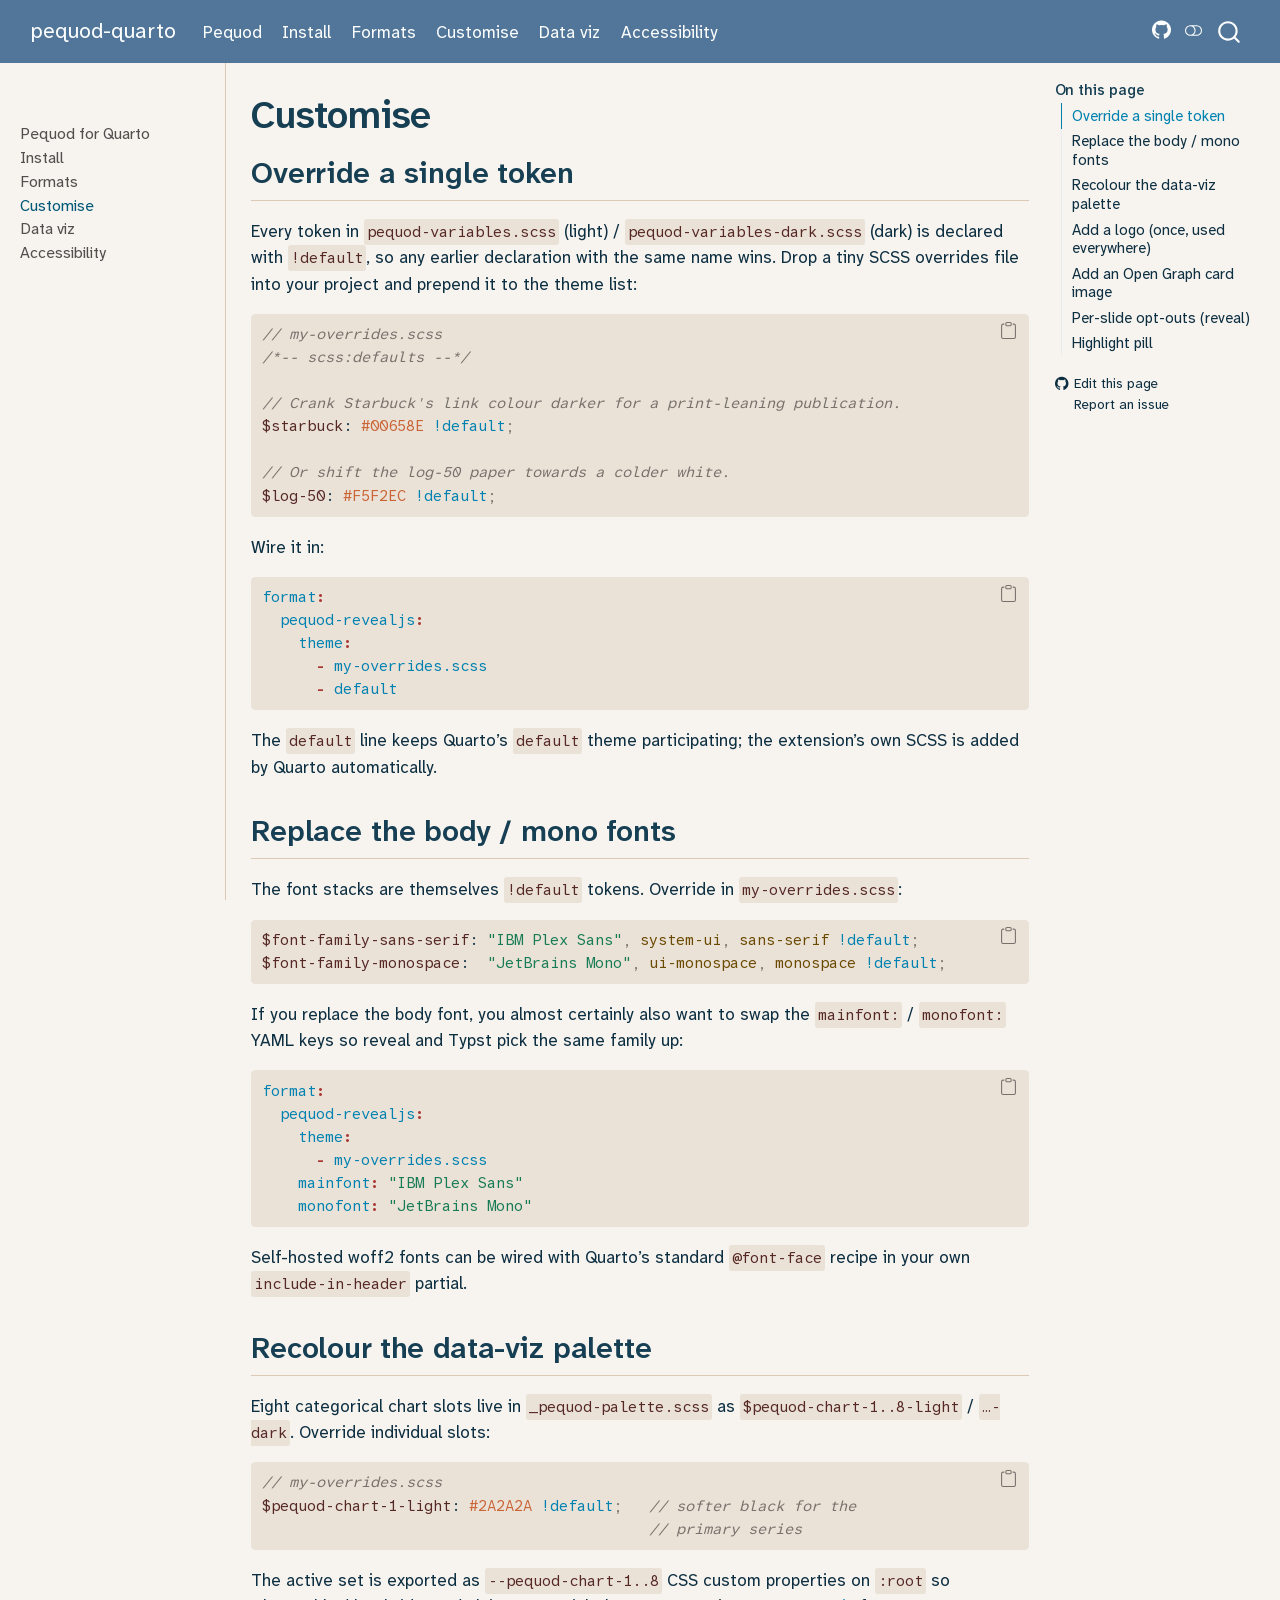
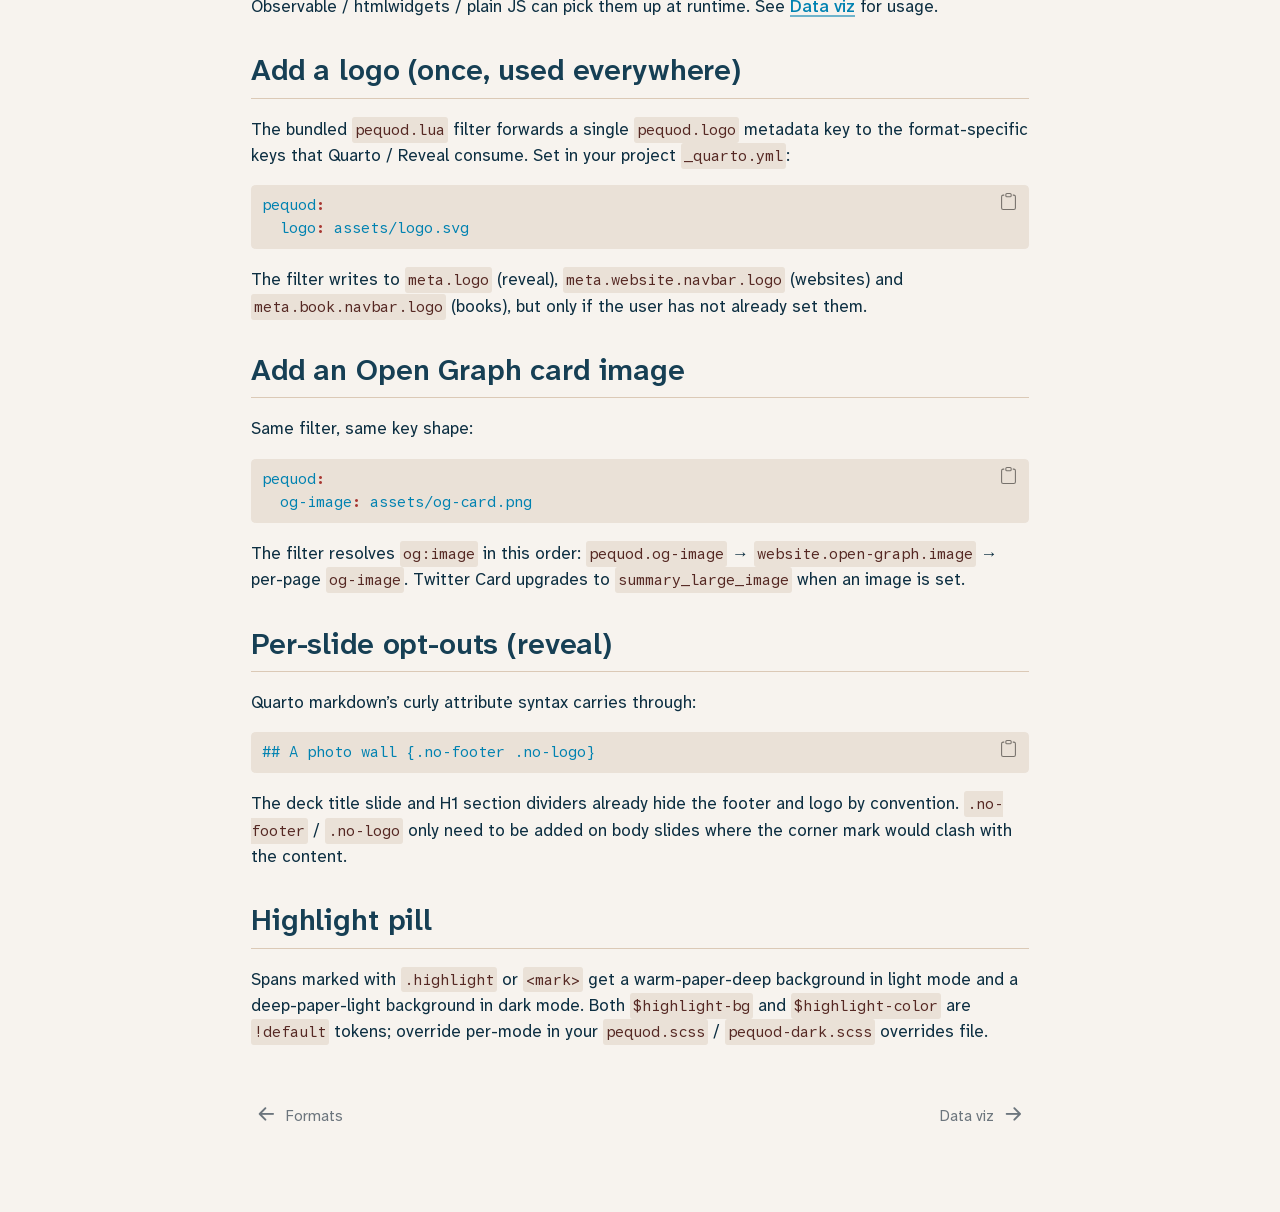
<file: customise.html>
<!DOCTYPE html>
<html xmlns="http://www.w3.org/1999/xhtml" lang="en" xml:lang="en"><head>

<meta charset="utf-8">
<meta name="generator" content="quarto-1.7.32">

<meta name="viewport" content="width=device-width, initial-scale=1.0, user-scalable=yes">


<title>Customise – pequod-quarto</title>
<style>
code{white-space: pre-wrap;}
span.smallcaps{font-variant: small-caps;}
div.columns{display: flex; gap: min(4vw, 1.5em);}
div.column{flex: auto; overflow-x: auto;}
div.hanging-indent{margin-left: 1.5em; text-indent: -1.5em;}
ul.task-list{list-style: none;}
ul.task-list li input[type="checkbox"] {
  width: 0.8em;
  margin: 0 0.8em 0.2em -1em; /* quarto-specific, see https://github.com/quarto-dev/quarto-cli/issues/4556 */ 
  vertical-align: middle;
}
/* CSS for syntax highlighting */
html { -webkit-text-size-adjust: 100%; }
pre > code.sourceCode { white-space: pre; position: relative; }
pre > code.sourceCode > span { display: inline-block; line-height: 1.25; }
pre > code.sourceCode > span:empty { height: 1.2em; }
.sourceCode { overflow: visible; }
code.sourceCode > span { color: inherit; text-decoration: inherit; }
div.sourceCode { margin: 1em 0; }
pre.sourceCode { margin: 0; }
@media screen {
div.sourceCode { overflow: auto; }
}
@media print {
pre > code.sourceCode { white-space: pre-wrap; }
pre > code.sourceCode > span { text-indent: -5em; padding-left: 5em; }
}
pre.numberSource code
  { counter-reset: source-line 0; }
pre.numberSource code > span
  { position: relative; left: -4em; counter-increment: source-line; }
pre.numberSource code > span > a:first-child::before
  { content: counter(source-line);
    position: relative; left: -1em; text-align: right; vertical-align: baseline;
    border: none; display: inline-block;
    -webkit-touch-callout: none; -webkit-user-select: none;
    -khtml-user-select: none; -moz-user-select: none;
    -ms-user-select: none; user-select: none;
    padding: 0 4px; width: 4em;
  }
pre.numberSource { margin-left: 3em;  padding-left: 4px; }
div.sourceCode
  {   }
@media screen {
pre > code.sourceCode > span > a:first-child::before { text-decoration: underline; }
}
</style>


<script src="site_libs/quarto-nav/quarto-nav.js"></script>
<script src="site_libs/quarto-nav/headroom.min.js"></script>
<script src="site_libs/clipboard/clipboard.min.js"></script>
<script src="site_libs/quarto-search/autocomplete.umd.js"></script>
<script src="site_libs/quarto-search/fuse.min.js"></script>
<script src="site_libs/quarto-search/quarto-search.js"></script>
<meta name="quarto:offset" content="./">
<link href="./data-viz.html" rel="next">
<link href="./formats.html" rel="prev">
<script src="site_libs/quarto-html/quarto.js" type="module"></script>
<script src="site_libs/quarto-html/tabsets/tabsets.js" type="module"></script>
<script src="site_libs/quarto-html/popper.min.js"></script>
<script src="site_libs/quarto-html/tippy.umd.min.js"></script>
<script src="site_libs/quarto-html/anchor.min.js"></script>
<link href="site_libs/quarto-html/tippy.css" rel="stylesheet">
<link href="site_libs/quarto-html/quarto-syntax-highlighting-73a00b1b79cc0fd0d8e07ff31a6e5342.css" rel="stylesheet" class="quarto-color-scheme" id="quarto-text-highlighting-styles">
<link href="site_libs/quarto-html/quarto-syntax-highlighting-dark-8add2ffb80b7f2d399c5aaf537ec8e0e.css" rel="stylesheet" class="quarto-color-scheme quarto-color-alternate" id="quarto-text-highlighting-styles">
<link href="site_libs/quarto-html/quarto-syntax-highlighting-73a00b1b79cc0fd0d8e07ff31a6e5342.css" rel="stylesheet" class="quarto-color-scheme-extra" id="quarto-text-highlighting-styles">
<script src="site_libs/bootstrap/bootstrap.min.js"></script>
<link href="site_libs/bootstrap/bootstrap-icons.css" rel="stylesheet">
<link href="site_libs/bootstrap/bootstrap-0a40f57cf08de5c09d713c153454cdb0.min.css" rel="stylesheet" append-hash="true" class="quarto-color-scheme" id="quarto-bootstrap" data-mode="light">
<link href="site_libs/bootstrap/bootstrap-dark-b0e57c27a2db66388881f23e19ab901f.min.css" rel="stylesheet" append-hash="true" class="quarto-color-scheme quarto-color-alternate" id="quarto-bootstrap" data-mode="dark">
<link href="site_libs/bootstrap/bootstrap-0a40f57cf08de5c09d713c153454cdb0.min.css" rel="stylesheet" append-hash="true" class="quarto-color-scheme-extra" id="quarto-bootstrap" data-mode="light">
<script id="quarto-search-options" type="application/json">{
  "location": "navbar",
  "copy-button": false,
  "collapse-after": 3,
  "panel-placement": "end",
  "type": "overlay",
  "limit": 50,
  "keyboard-shortcut": [
    "f",
    "/",
    "s"
  ],
  "show-item-context": false,
  "language": {
    "search-no-results-text": "No results",
    "search-matching-documents-text": "matching documents",
    "search-copy-link-title": "Copy link to search",
    "search-hide-matches-text": "Hide additional matches",
    "search-more-match-text": "more match in this document",
    "search-more-matches-text": "more matches in this document",
    "search-clear-button-title": "Clear",
    "search-text-placeholder": "",
    "search-detached-cancel-button-title": "Cancel",
    "search-submit-button-title": "Submit",
    "search-label": "Search"
  }
}</script>
<style>html{ scroll-behavior: smooth; }</style>
<meta property="og:title" content="Customise – pequod-quarto">
<meta property="og:type" content="article">
<meta property="og:locale" content="en">
<meta name="twitter:card" content="summary">
<meta name="twitter:title" content="Customise – pequod-quarto">


</head>

<body class="nav-sidebar docked nav-fixed quarto-light"><script id="quarto-html-before-body" type="application/javascript">
    const toggleBodyColorMode = (bsSheetEl) => {
      const mode = bsSheetEl.getAttribute("data-mode");
      const bodyEl = window.document.querySelector("body");
      if (mode === "dark") {
        bodyEl.classList.add("quarto-dark");
        bodyEl.classList.remove("quarto-light");
      } else {
        bodyEl.classList.add("quarto-light");
        bodyEl.classList.remove("quarto-dark");
      }
    }
    const toggleBodyColorPrimary = () => {
      const bsSheetEl = window.document.querySelector("link#quarto-bootstrap:not([rel=disabled-stylesheet])");
      if (bsSheetEl) {
        toggleBodyColorMode(bsSheetEl);
      }
    }
    const setColorSchemeToggle = (alternate) => {
      const toggles = window.document.querySelectorAll('.quarto-color-scheme-toggle');
      for (let i=0; i < toggles.length; i++) {
        const toggle = toggles[i];
        if (toggle) {
          if (alternate) {
            toggle.classList.add("alternate");
          } else {
            toggle.classList.remove("alternate");
          }
        }
      }
    };
    const toggleColorMode = (alternate) => {
      // Switch the stylesheets
      const primaryStylesheets = window.document.querySelectorAll('link.quarto-color-scheme:not(.quarto-color-alternate)');
      const alternateStylesheets = window.document.querySelectorAll('link.quarto-color-scheme.quarto-color-alternate');
      manageTransitions('#quarto-margin-sidebar .nav-link', false);
      if (alternate) {
        // note: dark is layered on light, we don't disable primary!
        enableStylesheet(alternateStylesheets);
        for (const sheetNode of alternateStylesheets) {
          if (sheetNode.id === "quarto-bootstrap") {
            toggleBodyColorMode(sheetNode);
          }
        }
      } else {
        disableStylesheet(alternateStylesheets);
        enableStylesheet(primaryStylesheets)
        toggleBodyColorPrimary();
      }
      manageTransitions('#quarto-margin-sidebar .nav-link', true);
      // Switch the toggles
      setColorSchemeToggle(alternate)
      // Hack to workaround the fact that safari doesn't
      // properly recolor the scrollbar when toggling (#1455)
      if (navigator.userAgent.indexOf('Safari') > 0 && navigator.userAgent.indexOf('Chrome') == -1) {
        manageTransitions("body", false);
        window.scrollTo(0, 1);
        setTimeout(() => {
          window.scrollTo(0, 0);
          manageTransitions("body", true);
        }, 40);
      }
    }
    const disableStylesheet = (stylesheets) => {
      for (let i=0; i < stylesheets.length; i++) {
        const stylesheet = stylesheets[i];
        stylesheet.rel = 'disabled-stylesheet';
      }
    }
    const enableStylesheet = (stylesheets) => {
      for (let i=0; i < stylesheets.length; i++) {
        const stylesheet = stylesheets[i];
        if(stylesheet.rel !== 'stylesheet') { // for Chrome, which will still FOUC without this check
          stylesheet.rel = 'stylesheet';
        }
      }
    }
    const manageTransitions = (selector, allowTransitions) => {
      const els = window.document.querySelectorAll(selector);
      for (let i=0; i < els.length; i++) {
        const el = els[i];
        if (allowTransitions) {
          el.classList.remove('notransition');
        } else {
          el.classList.add('notransition');
        }
      }
    }
    const isFileUrl = () => {
      return window.location.protocol === 'file:';
    }
    const hasAlternateSentinel = () => {
      let styleSentinel = getColorSchemeSentinel();
      if (styleSentinel !== null) {
        return styleSentinel === "alternate";
      } else {
        return false;
      }
    }
    const setStyleSentinel = (alternate) => {
      const value = alternate ? "alternate" : "default";
      if (!isFileUrl()) {
        window.localStorage.setItem("quarto-color-scheme", value);
      } else {
        localAlternateSentinel = value;
      }
    }
    const getColorSchemeSentinel = () => {
      if (!isFileUrl()) {
        const storageValue = window.localStorage.getItem("quarto-color-scheme");
        return storageValue != null ? storageValue : localAlternateSentinel;
      } else {
        return localAlternateSentinel;
      }
    }
    const toggleGiscusIfUsed = (isAlternate, darkModeDefault) => {
      const baseTheme = document.querySelector('#giscus-base-theme')?.value ?? 'light';
      const alternateTheme = document.querySelector('#giscus-alt-theme')?.value ?? 'dark';
      let newTheme = '';
      if(authorPrefersDark) {
        newTheme = isAlternate ? baseTheme : alternateTheme;
      } else {
        newTheme = isAlternate ? alternateTheme : baseTheme;
      }
      const changeGiscusTheme = () => {
        // From: https://github.com/giscus/giscus/issues/336
        const sendMessage = (message) => {
          const iframe = document.querySelector('iframe.giscus-frame');
          if (!iframe) return;
          iframe.contentWindow.postMessage({ giscus: message }, 'https://giscus.app');
        }
        sendMessage({
          setConfig: {
            theme: newTheme
          }
        });
      }
      const isGiscussLoaded = window.document.querySelector('iframe.giscus-frame') !== null;
      if (isGiscussLoaded) {
        changeGiscusTheme();
      }
    };
    const authorPrefersDark = false;
    const darkModeDefault = authorPrefersDark;
      document.querySelector('link#quarto-text-highlighting-styles.quarto-color-scheme-extra').rel = 'disabled-stylesheet';
      document.querySelector('link#quarto-bootstrap.quarto-color-scheme-extra').rel = 'disabled-stylesheet';
    let localAlternateSentinel = darkModeDefault ? 'alternate' : 'default';
    // Dark / light mode switch
    window.quartoToggleColorScheme = () => {
      // Read the current dark / light value
      let toAlternate = !hasAlternateSentinel();
      toggleColorMode(toAlternate);
      setStyleSentinel(toAlternate);
      toggleGiscusIfUsed(toAlternate, darkModeDefault);
      window.dispatchEvent(new Event('resize'));
    };
    // Switch to dark mode if need be
    if (hasAlternateSentinel()) {
      toggleColorMode(true);
    } else {
      toggleColorMode(false);
    }
  </script>

<div id="quarto-search-results"></div>
  <header id="quarto-header" class="headroom fixed-top">
    <nav class="navbar navbar-expand-lg " data-bs-theme="dark">
      <div class="navbar-container container-fluid">
      <div class="navbar-brand-container mx-auto">
    <a class="navbar-brand" href="./index.html">
    <span class="navbar-title">pequod-quarto</span>
    </a>
  </div>
            <div id="quarto-search" class="" title="Search"></div>
          <button class="navbar-toggler" type="button" data-bs-toggle="collapse" data-bs-target="#navbarCollapse" aria-controls="navbarCollapse" role="menu" aria-expanded="false" aria-label="Toggle navigation" onclick="if (window.quartoToggleHeadroom) { window.quartoToggleHeadroom(); }">
  <span class="navbar-toggler-icon"></span>
</button>
          <div class="collapse navbar-collapse" id="navbarCollapse">
            <ul class="navbar-nav navbar-nav-scroll me-auto">
  <li class="nav-item">
    <a class="nav-link active" href="./index.html" aria-current="page"> 
<span class="menu-text">Pequod</span></a>
  </li>  
  <li class="nav-item">
    <a class="nav-link" href="./install.html"> 
<span class="menu-text">Install</span></a>
  </li>  
  <li class="nav-item">
    <a class="nav-link" href="./formats.html"> 
<span class="menu-text">Formats</span></a>
  </li>  
  <li class="nav-item">
    <a class="nav-link" href="./customise.html"> 
<span class="menu-text">Customise</span></a>
  </li>  
  <li class="nav-item">
    <a class="nav-link" href="./data-viz.html"> 
<span class="menu-text">Data viz</span></a>
  </li>  
  <li class="nav-item">
    <a class="nav-link" href="./accessibility.html"> 
<span class="menu-text">Accessibility</span></a>
  </li>  
</ul>
            <ul class="navbar-nav navbar-nav-scroll ms-auto">
  <li class="nav-item compact">
    <a class="nav-link" href="https://github.com/tiagojct/pequod-quarto"> <i class="bi bi-github" role="img">
</i> 
<span class="menu-text"></span></a>
  </li>  
</ul>
          </div> <!-- /navcollapse -->
            <div class="quarto-navbar-tools">
  <a href="" class="quarto-color-scheme-toggle quarto-navigation-tool  px-1" onclick="window.quartoToggleColorScheme(); return false;" title="Toggle dark mode"><i class="bi"></i></a>
</div>
      </div> <!-- /container-fluid -->
    </nav>
  <nav class="quarto-secondary-nav">
    <div class="container-fluid d-flex">
      <button type="button" class="quarto-btn-toggle btn" data-bs-toggle="collapse" role="button" data-bs-target=".quarto-sidebar-collapse-item" aria-controls="quarto-sidebar" aria-expanded="false" aria-label="Toggle sidebar navigation" onclick="if (window.quartoToggleHeadroom) { window.quartoToggleHeadroom(); }">
        <i class="bi bi-layout-text-sidebar-reverse"></i>
      </button>
        <nav class="quarto-page-breadcrumbs" aria-label="breadcrumb"><ol class="breadcrumb"><li class="breadcrumb-item"><a href="./customise.html">Customise</a></li></ol></nav>
        <a class="flex-grow-1" role="navigation" data-bs-toggle="collapse" data-bs-target=".quarto-sidebar-collapse-item" aria-controls="quarto-sidebar" aria-expanded="false" aria-label="Toggle sidebar navigation" onclick="if (window.quartoToggleHeadroom) { window.quartoToggleHeadroom(); }">      
        </a>
      <button type="button" class="btn quarto-search-button" aria-label="Search" onclick="window.quartoOpenSearch();">
        <i class="bi bi-search"></i>
      </button>
    </div>
  </nav>
</header>
<!-- content -->
<div id="quarto-content" class="quarto-container page-columns page-rows-contents page-layout-article page-navbar">
<!-- sidebar -->
  <nav id="quarto-sidebar" class="sidebar collapse collapse-horizontal quarto-sidebar-collapse-item sidebar-navigation docked overflow-auto">
        <div class="mt-2 flex-shrink-0 align-items-center">
        <div class="sidebar-search">
        <div id="quarto-search" class="" title="Search"></div>
        </div>
        </div>
    <div class="sidebar-menu-container"> 
    <ul class="list-unstyled mt-1">
        <li class="sidebar-item">
  <div class="sidebar-item-container"> 
  <a href="./index.html" class="sidebar-item-text sidebar-link">
 <span class="menu-text">Pequod for Quarto</span></a>
  </div>
</li>
        <li class="sidebar-item">
  <div class="sidebar-item-container"> 
  <a href="./install.html" class="sidebar-item-text sidebar-link">
 <span class="menu-text">Install</span></a>
  </div>
</li>
        <li class="sidebar-item">
  <div class="sidebar-item-container"> 
  <a href="./formats.html" class="sidebar-item-text sidebar-link">
 <span class="menu-text">Formats</span></a>
  </div>
</li>
        <li class="sidebar-item">
  <div class="sidebar-item-container"> 
  <a href="./customise.html" class="sidebar-item-text sidebar-link active">
 <span class="menu-text">Customise</span></a>
  </div>
</li>
        <li class="sidebar-item">
  <div class="sidebar-item-container"> 
  <a href="./data-viz.html" class="sidebar-item-text sidebar-link">
 <span class="menu-text">Data viz</span></a>
  </div>
</li>
        <li class="sidebar-item">
  <div class="sidebar-item-container"> 
  <a href="./accessibility.html" class="sidebar-item-text sidebar-link">
 <span class="menu-text">Accessibility</span></a>
  </div>
</li>
    </ul>
    </div>
</nav>
<div id="quarto-sidebar-glass" class="quarto-sidebar-collapse-item" data-bs-toggle="collapse" data-bs-target=".quarto-sidebar-collapse-item"></div>
<!-- margin-sidebar -->
    <div id="quarto-margin-sidebar" class="sidebar margin-sidebar">
        <nav id="TOC" role="doc-toc" class="toc-active">
    <h2 id="toc-title">On this page</h2>
   
  <ul>
  <li><a href="#override-a-single-token" id="toc-override-a-single-token" class="nav-link active" data-scroll-target="#override-a-single-token">Override a single token</a></li>
  <li><a href="#replace-the-body-mono-fonts" id="toc-replace-the-body-mono-fonts" class="nav-link" data-scroll-target="#replace-the-body-mono-fonts">Replace the body / mono fonts</a></li>
  <li><a href="#recolour-the-data-viz-palette" id="toc-recolour-the-data-viz-palette" class="nav-link" data-scroll-target="#recolour-the-data-viz-palette">Recolour the data-viz palette</a></li>
  <li><a href="#add-a-logo-once-used-everywhere" id="toc-add-a-logo-once-used-everywhere" class="nav-link" data-scroll-target="#add-a-logo-once-used-everywhere">Add a logo (once, used everywhere)</a></li>
  <li><a href="#add-an-open-graph-card-image" id="toc-add-an-open-graph-card-image" class="nav-link" data-scroll-target="#add-an-open-graph-card-image">Add an Open Graph card image</a></li>
  <li><a href="#per-slide-opt-outs-reveal" id="toc-per-slide-opt-outs-reveal" class="nav-link" data-scroll-target="#per-slide-opt-outs-reveal">Per-slide opt-outs (reveal)</a></li>
  <li><a href="#highlight-pill" id="toc-highlight-pill" class="nav-link" data-scroll-target="#highlight-pill">Highlight pill</a></li>
  </ul>
<div class="toc-actions"><ul><li><a href="https://github.com/tiagojct/pequod-quarto/edit/main/customise.qmd" class="toc-action"><i class="bi bi-github"></i>Edit this page</a></li><li><a href="https://github.com/tiagojct/pequod-quarto/issues/new" class="toc-action"><i class="bi empty"></i>Report an issue</a></li></ul></div></nav>
    </div>
<!-- main -->
<main class="content" id="quarto-document-content">


<header id="title-block-header" class="quarto-title-block default">
<div class="quarto-title">
<h1 class="title">Customise</h1>
</div>



<div class="quarto-title-meta">

    
  
    
  </div>
  


</header>


<section id="override-a-single-token" class="level2">
<h2 class="anchored" data-anchor-id="override-a-single-token">Override a single token</h2>
<p>Every token in <code>pequod-variables.scss</code> (light) / <code>pequod-variables-dark.scss</code> (dark) is declared with <code>!default</code>, so any earlier declaration with the same name wins. Drop a tiny SCSS overrides file into your project and prepend it to the theme list:</p>
<div class="sourceCode" id="cb1"><pre class="sourceCode scss code-with-copy"><code class="sourceCode scss"><span id="cb1-1"><a href="#cb1-1" aria-hidden="true" tabindex="-1"></a><span class="co">// my-overrides.scss</span></span>
<span id="cb1-2"><a href="#cb1-2" aria-hidden="true" tabindex="-1"></a><span class="co">/*-- scss:defaults --*/</span></span>
<span id="cb1-3"><a href="#cb1-3" aria-hidden="true" tabindex="-1"></a></span>
<span id="cb1-4"><a href="#cb1-4" aria-hidden="true" tabindex="-1"></a><span class="co">// Crank Starbuck's link colour darker for a print-leaning publication.</span></span>
<span id="cb1-5"><a href="#cb1-5" aria-hidden="true" tabindex="-1"></a><span class="va">$starbuck</span>: <span class="cn">#00658E</span> <span class="at">!default</span><span class="op">;</span></span>
<span id="cb1-6"><a href="#cb1-6" aria-hidden="true" tabindex="-1"></a></span>
<span id="cb1-7"><a href="#cb1-7" aria-hidden="true" tabindex="-1"></a><span class="co">// Or shift the log-50 paper towards a colder white.</span></span>
<span id="cb1-8"><a href="#cb1-8" aria-hidden="true" tabindex="-1"></a><span class="va">$log-50</span>: <span class="cn">#F5F2EC</span> <span class="at">!default</span><span class="op">;</span></span></code><button title="Copy to Clipboard" class="code-copy-button"><i class="bi"></i></button></pre></div>
<p>Wire it in:</p>
<div class="sourceCode" id="cb2"><pre class="sourceCode yaml code-with-copy"><code class="sourceCode yaml"><span id="cb2-1"><a href="#cb2-1" aria-hidden="true" tabindex="-1"></a><span class="fu">format</span><span class="kw">:</span></span>
<span id="cb2-2"><a href="#cb2-2" aria-hidden="true" tabindex="-1"></a><span class="at">  </span><span class="fu">pequod-revealjs</span><span class="kw">:</span></span>
<span id="cb2-3"><a href="#cb2-3" aria-hidden="true" tabindex="-1"></a><span class="at">    </span><span class="fu">theme</span><span class="kw">:</span></span>
<span id="cb2-4"><a href="#cb2-4" aria-hidden="true" tabindex="-1"></a><span class="at">      </span><span class="kw">-</span><span class="at"> my-overrides.scss</span></span>
<span id="cb2-5"><a href="#cb2-5" aria-hidden="true" tabindex="-1"></a><span class="at">      </span><span class="kw">-</span><span class="at"> default</span></span></code><button title="Copy to Clipboard" class="code-copy-button"><i class="bi"></i></button></pre></div>
<p>The <code>default</code> line keeps Quarto’s <code>default</code> theme participating; the extension’s own SCSS is added by Quarto automatically.</p>
</section>
<section id="replace-the-body-mono-fonts" class="level2">
<h2 class="anchored" data-anchor-id="replace-the-body-mono-fonts">Replace the body / mono fonts</h2>
<p>The font stacks are themselves <code>!default</code> tokens. Override in <code>my-overrides.scss</code>:</p>
<div class="sourceCode" id="cb3"><pre class="sourceCode scss code-with-copy"><code class="sourceCode scss"><span id="cb3-1"><a href="#cb3-1" aria-hidden="true" tabindex="-1"></a><span class="va">$font-family-sans-serif</span>: <span class="st">"IBM Plex Sans"</span><span class="op">,</span> <span class="dv">system-ui</span><span class="op">,</span> <span class="dv">sans-serif</span> <span class="at">!default</span><span class="op">;</span></span>
<span id="cb3-2"><a href="#cb3-2" aria-hidden="true" tabindex="-1"></a><span class="va">$font-family-monospace</span>:  <span class="st">"JetBrains Mono"</span><span class="op">,</span> <span class="dv">ui-monospace</span><span class="op">,</span> <span class="dv">monospace</span> <span class="at">!default</span><span class="op">;</span></span></code><button title="Copy to Clipboard" class="code-copy-button"><i class="bi"></i></button></pre></div>
<p>If you replace the body font, you almost certainly also want to swap the <code>mainfont:</code> / <code>monofont:</code> YAML keys so reveal and Typst pick the same family up:</p>
<div class="sourceCode" id="cb4"><pre class="sourceCode yaml code-with-copy"><code class="sourceCode yaml"><span id="cb4-1"><a href="#cb4-1" aria-hidden="true" tabindex="-1"></a><span class="fu">format</span><span class="kw">:</span></span>
<span id="cb4-2"><a href="#cb4-2" aria-hidden="true" tabindex="-1"></a><span class="at">  </span><span class="fu">pequod-revealjs</span><span class="kw">:</span></span>
<span id="cb4-3"><a href="#cb4-3" aria-hidden="true" tabindex="-1"></a><span class="at">    </span><span class="fu">theme</span><span class="kw">:</span></span>
<span id="cb4-4"><a href="#cb4-4" aria-hidden="true" tabindex="-1"></a><span class="at">      </span><span class="kw">-</span><span class="at"> my-overrides.scss</span></span>
<span id="cb4-5"><a href="#cb4-5" aria-hidden="true" tabindex="-1"></a><span class="at">    </span><span class="fu">mainfont</span><span class="kw">:</span><span class="at"> </span><span class="st">"IBM Plex Sans"</span></span>
<span id="cb4-6"><a href="#cb4-6" aria-hidden="true" tabindex="-1"></a><span class="at">    </span><span class="fu">monofont</span><span class="kw">:</span><span class="at"> </span><span class="st">"JetBrains Mono"</span></span></code><button title="Copy to Clipboard" class="code-copy-button"><i class="bi"></i></button></pre></div>
<p>Self-hosted woff2 fonts can be wired with Quarto’s standard <code>@font-face</code> recipe in your own <code>include-in-header</code> partial.</p>
</section>
<section id="recolour-the-data-viz-palette" class="level2">
<h2 class="anchored" data-anchor-id="recolour-the-data-viz-palette">Recolour the data-viz palette</h2>
<p>Eight categorical chart slots live in <code>_pequod-palette.scss</code> as <code>$pequod-chart-1..8-light</code> / <code>…-dark</code>. Override individual slots:</p>
<div class="sourceCode" id="cb5"><pre class="sourceCode scss code-with-copy"><code class="sourceCode scss"><span id="cb5-1"><a href="#cb5-1" aria-hidden="true" tabindex="-1"></a><span class="co">// my-overrides.scss</span></span>
<span id="cb5-2"><a href="#cb5-2" aria-hidden="true" tabindex="-1"></a><span class="va">$pequod-chart-1-light</span>: <span class="cn">#2A2A2A</span> <span class="at">!default</span><span class="op">;</span>   <span class="co">// softer black for the</span></span>
<span id="cb5-3"><a href="#cb5-3" aria-hidden="true" tabindex="-1"></a>                                           <span class="co">// primary series</span></span></code><button title="Copy to Clipboard" class="code-copy-button"><i class="bi"></i></button></pre></div>
<p>The active set is exported as <code>--pequod-chart-1..8</code> CSS custom properties on <code>:root</code> so Observable / htmlwidgets / plain JS can pick them up at runtime. See <a href="./data-viz.html">Data viz</a> for usage.</p>
</section>
<section id="add-a-logo-once-used-everywhere" class="level2">
<h2 class="anchored" data-anchor-id="add-a-logo-once-used-everywhere">Add a logo (once, used everywhere)</h2>
<p>The bundled <code>pequod.lua</code> filter forwards a single <code>pequod.logo</code> metadata key to the format-specific keys that Quarto / Reveal consume. Set in your project <code>_quarto.yml</code>:</p>
<div class="sourceCode" id="cb6"><pre class="sourceCode yaml code-with-copy"><code class="sourceCode yaml"><span id="cb6-1"><a href="#cb6-1" aria-hidden="true" tabindex="-1"></a><span class="fu">pequod</span><span class="kw">:</span></span>
<span id="cb6-2"><a href="#cb6-2" aria-hidden="true" tabindex="-1"></a><span class="at">  </span><span class="fu">logo</span><span class="kw">:</span><span class="at"> assets/logo.svg</span></span></code><button title="Copy to Clipboard" class="code-copy-button"><i class="bi"></i></button></pre></div>
<p>The filter writes to <code>meta.logo</code> (reveal), <code>meta.website.navbar.logo</code> (websites) and <code>meta.book.navbar.logo</code> (books), but only if the user has not already set them.</p>
</section>
<section id="add-an-open-graph-card-image" class="level2">
<h2 class="anchored" data-anchor-id="add-an-open-graph-card-image">Add an Open Graph card image</h2>
<p>Same filter, same key shape:</p>
<div class="sourceCode" id="cb7"><pre class="sourceCode yaml code-with-copy"><code class="sourceCode yaml"><span id="cb7-1"><a href="#cb7-1" aria-hidden="true" tabindex="-1"></a><span class="fu">pequod</span><span class="kw">:</span></span>
<span id="cb7-2"><a href="#cb7-2" aria-hidden="true" tabindex="-1"></a><span class="at">  </span><span class="fu">og-image</span><span class="kw">:</span><span class="at"> assets/og-card.png</span></span></code><button title="Copy to Clipboard" class="code-copy-button"><i class="bi"></i></button></pre></div>
<p>The filter resolves <code>og:image</code> in this order: <code>pequod.og-image</code> → <code>website.open-graph.image</code> → per-page <code>og-image</code>. Twitter Card upgrades to <code>summary_large_image</code> when an image is set.</p>
</section>
<section id="per-slide-opt-outs-reveal" class="level2">
<h2 class="anchored" data-anchor-id="per-slide-opt-outs-reveal">Per-slide opt-outs (reveal)</h2>
<p>Quarto markdown’s curly attribute syntax carries through:</p>
<div class="sourceCode" id="cb8"><pre class="sourceCode markdown code-with-copy"><code class="sourceCode markdown"><span id="cb8-1"><a href="#cb8-1" aria-hidden="true" tabindex="-1"></a><span class="fu">## A photo wall {.no-footer .no-logo}</span></span></code><button title="Copy to Clipboard" class="code-copy-button"><i class="bi"></i></button></pre></div>
<p>The deck title slide and H1 section dividers already hide the footer and logo by convention. <code>.no-footer</code> / <code>.no-logo</code> only need to be added on body slides where the corner mark would clash with the content.</p>
</section>
<section id="highlight-pill" class="level2">
<h2 class="anchored" data-anchor-id="highlight-pill">Highlight pill</h2>
<p>Spans marked with <code>.highlight</code> or <code>&lt;mark&gt;</code> get a warm-paper-deep background in light mode and a deep-paper-light background in dark mode. Both <code>$highlight-bg</code> and <code>$highlight-color</code> are <code>!default</code> tokens; override per-mode in your <code>pequod.scss</code> / <code>pequod-dark.scss</code> overrides file.</p>


</section>

</main> <!-- /main -->
<script id="quarto-html-after-body" type="application/javascript">
  window.document.addEventListener("DOMContentLoaded", function (event) {
    // Ensure there is a toggle, if there isn't float one in the top right
    if (window.document.querySelector('.quarto-color-scheme-toggle') === null) {
      const a = window.document.createElement('a');
      a.classList.add('top-right');
      a.classList.add('quarto-color-scheme-toggle');
      a.href = "";
      a.onclick = function() { try { window.quartoToggleColorScheme(); } catch {} return false; };
      const i = window.document.createElement("i");
      i.classList.add('bi');
      a.appendChild(i);
      window.document.body.appendChild(a);
    }
    setColorSchemeToggle(hasAlternateSentinel())
    const icon = "";
    const anchorJS = new window.AnchorJS();
    anchorJS.options = {
      placement: 'right',
      icon: icon
    };
    anchorJS.add('.anchored');
    const isCodeAnnotation = (el) => {
      for (const clz of el.classList) {
        if (clz.startsWith('code-annotation-')) {                     
          return true;
        }
      }
      return false;
    }
    const onCopySuccess = function(e) {
      // button target
      const button = e.trigger;
      // don't keep focus
      button.blur();
      // flash "checked"
      button.classList.add('code-copy-button-checked');
      var currentTitle = button.getAttribute("title");
      button.setAttribute("title", "Copied!");
      let tooltip;
      if (window.bootstrap) {
        button.setAttribute("data-bs-toggle", "tooltip");
        button.setAttribute("data-bs-placement", "left");
        button.setAttribute("data-bs-title", "Copied!");
        tooltip = new bootstrap.Tooltip(button, 
          { trigger: "manual", 
            customClass: "code-copy-button-tooltip",
            offset: [0, -8]});
        tooltip.show();    
      }
      setTimeout(function() {
        if (tooltip) {
          tooltip.hide();
          button.removeAttribute("data-bs-title");
          button.removeAttribute("data-bs-toggle");
          button.removeAttribute("data-bs-placement");
        }
        button.setAttribute("title", currentTitle);
        button.classList.remove('code-copy-button-checked');
      }, 1000);
      // clear code selection
      e.clearSelection();
    }
    const getTextToCopy = function(trigger) {
        const codeEl = trigger.previousElementSibling.cloneNode(true);
        for (const childEl of codeEl.children) {
          if (isCodeAnnotation(childEl)) {
            childEl.remove();
          }
        }
        return codeEl.innerText;
    }
    const clipboard = new window.ClipboardJS('.code-copy-button:not([data-in-quarto-modal])', {
      text: getTextToCopy
    });
    clipboard.on('success', onCopySuccess);
    if (window.document.getElementById('quarto-embedded-source-code-modal')) {
      const clipboardModal = new window.ClipboardJS('.code-copy-button[data-in-quarto-modal]', {
        text: getTextToCopy,
        container: window.document.getElementById('quarto-embedded-source-code-modal')
      });
      clipboardModal.on('success', onCopySuccess);
    }
      var localhostRegex = new RegExp(/^(?:http|https):\/\/localhost\:?[0-9]*\//);
      var mailtoRegex = new RegExp(/^mailto:/);
        var filterRegex = new RegExp('/' + window.location.host + '/');
      var isInternal = (href) => {
          return filterRegex.test(href) || localhostRegex.test(href) || mailtoRegex.test(href);
      }
      // Inspect non-navigation links and adorn them if external
     var links = window.document.querySelectorAll('a[href]:not(.nav-link):not(.navbar-brand):not(.toc-action):not(.sidebar-link):not(.sidebar-item-toggle):not(.pagination-link):not(.no-external):not([aria-hidden]):not(.dropdown-item):not(.quarto-navigation-tool):not(.about-link)');
      for (var i=0; i<links.length; i++) {
        const link = links[i];
        if (!isInternal(link.href)) {
          // undo the damage that might have been done by quarto-nav.js in the case of
          // links that we want to consider external
          if (link.dataset.originalHref !== undefined) {
            link.href = link.dataset.originalHref;
          }
            // target, if specified
            link.setAttribute("target", "_blank");
            if (link.getAttribute("rel") === null) {
              link.setAttribute("rel", "noopener");
            }
        }
      }
    function tippyHover(el, contentFn, onTriggerFn, onUntriggerFn) {
      const config = {
        allowHTML: true,
        maxWidth: 500,
        delay: 100,
        arrow: false,
        appendTo: function(el) {
            return el.parentElement;
        },
        interactive: true,
        interactiveBorder: 10,
        theme: 'quarto',
        placement: 'bottom-start',
      };
      if (contentFn) {
        config.content = contentFn;
      }
      if (onTriggerFn) {
        config.onTrigger = onTriggerFn;
      }
      if (onUntriggerFn) {
        config.onUntrigger = onUntriggerFn;
      }
      window.tippy(el, config); 
    }
    const noterefs = window.document.querySelectorAll('a[role="doc-noteref"]');
    for (var i=0; i<noterefs.length; i++) {
      const ref = noterefs[i];
      tippyHover(ref, function() {
        // use id or data attribute instead here
        let href = ref.getAttribute('data-footnote-href') || ref.getAttribute('href');
        try { href = new URL(href).hash; } catch {}
        const id = href.replace(/^#\/?/, "");
        const note = window.document.getElementById(id);
        if (note) {
          return note.innerHTML;
        } else {
          return "";
        }
      });
    }
    const xrefs = window.document.querySelectorAll('a.quarto-xref');
    const processXRef = (id, note) => {
      // Strip column container classes
      const stripColumnClz = (el) => {
        el.classList.remove("page-full", "page-columns");
        if (el.children) {
          for (const child of el.children) {
            stripColumnClz(child);
          }
        }
      }
      stripColumnClz(note)
      if (id === null || id.startsWith('sec-')) {
        // Special case sections, only their first couple elements
        const container = document.createElement("div");
        if (note.children && note.children.length > 2) {
          container.appendChild(note.children[0].cloneNode(true));
          for (let i = 1; i < note.children.length; i++) {
            const child = note.children[i];
            if (child.tagName === "P" && child.innerText === "") {
              continue;
            } else {
              container.appendChild(child.cloneNode(true));
              break;
            }
          }
          if (window.Quarto?.typesetMath) {
            window.Quarto.typesetMath(container);
          }
          return container.innerHTML
        } else {
          if (window.Quarto?.typesetMath) {
            window.Quarto.typesetMath(note);
          }
          return note.innerHTML;
        }
      } else {
        // Remove any anchor links if they are present
        const anchorLink = note.querySelector('a.anchorjs-link');
        if (anchorLink) {
          anchorLink.remove();
        }
        if (window.Quarto?.typesetMath) {
          window.Quarto.typesetMath(note);
        }
        if (note.classList.contains("callout")) {
          return note.outerHTML;
        } else {
          return note.innerHTML;
        }
      }
    }
    for (var i=0; i<xrefs.length; i++) {
      const xref = xrefs[i];
      tippyHover(xref, undefined, function(instance) {
        instance.disable();
        let url = xref.getAttribute('href');
        let hash = undefined; 
        if (url.startsWith('#')) {
          hash = url;
        } else {
          try { hash = new URL(url).hash; } catch {}
        }
        if (hash) {
          const id = hash.replace(/^#\/?/, "");
          const note = window.document.getElementById(id);
          if (note !== null) {
            try {
              const html = processXRef(id, note.cloneNode(true));
              instance.setContent(html);
            } finally {
              instance.enable();
              instance.show();
            }
          } else {
            // See if we can fetch this
            fetch(url.split('#')[0])
            .then(res => res.text())
            .then(html => {
              const parser = new DOMParser();
              const htmlDoc = parser.parseFromString(html, "text/html");
              const note = htmlDoc.getElementById(id);
              if (note !== null) {
                const html = processXRef(id, note);
                instance.setContent(html);
              } 
            }).finally(() => {
              instance.enable();
              instance.show();
            });
          }
        } else {
          // See if we can fetch a full url (with no hash to target)
          // This is a special case and we should probably do some content thinning / targeting
          fetch(url)
          .then(res => res.text())
          .then(html => {
            const parser = new DOMParser();
            const htmlDoc = parser.parseFromString(html, "text/html");
            const note = htmlDoc.querySelector('main.content');
            if (note !== null) {
              // This should only happen for chapter cross references
              // (since there is no id in the URL)
              // remove the first header
              if (note.children.length > 0 && note.children[0].tagName === "HEADER") {
                note.children[0].remove();
              }
              const html = processXRef(null, note);
              instance.setContent(html);
            } 
          }).finally(() => {
            instance.enable();
            instance.show();
          });
        }
      }, function(instance) {
      });
    }
        let selectedAnnoteEl;
        const selectorForAnnotation = ( cell, annotation) => {
          let cellAttr = 'data-code-cell="' + cell + '"';
          let lineAttr = 'data-code-annotation="' +  annotation + '"';
          const selector = 'span[' + cellAttr + '][' + lineAttr + ']';
          return selector;
        }
        const selectCodeLines = (annoteEl) => {
          const doc = window.document;
          const targetCell = annoteEl.getAttribute("data-target-cell");
          const targetAnnotation = annoteEl.getAttribute("data-target-annotation");
          const annoteSpan = window.document.querySelector(selectorForAnnotation(targetCell, targetAnnotation));
          const lines = annoteSpan.getAttribute("data-code-lines").split(",");
          const lineIds = lines.map((line) => {
            return targetCell + "-" + line;
          })
          let top = null;
          let height = null;
          let parent = null;
          if (lineIds.length > 0) {
              //compute the position of the single el (top and bottom and make a div)
              const el = window.document.getElementById(lineIds[0]);
              top = el.offsetTop;
              height = el.offsetHeight;
              parent = el.parentElement.parentElement;
            if (lineIds.length > 1) {
              const lastEl = window.document.getElementById(lineIds[lineIds.length - 1]);
              const bottom = lastEl.offsetTop + lastEl.offsetHeight;
              height = bottom - top;
            }
            if (top !== null && height !== null && parent !== null) {
              // cook up a div (if necessary) and position it 
              let div = window.document.getElementById("code-annotation-line-highlight");
              if (div === null) {
                div = window.document.createElement("div");
                div.setAttribute("id", "code-annotation-line-highlight");
                div.style.position = 'absolute';
                parent.appendChild(div);
              }
              div.style.top = top - 2 + "px";
              div.style.height = height + 4 + "px";
              div.style.left = 0;
              let gutterDiv = window.document.getElementById("code-annotation-line-highlight-gutter");
              if (gutterDiv === null) {
                gutterDiv = window.document.createElement("div");
                gutterDiv.setAttribute("id", "code-annotation-line-highlight-gutter");
                gutterDiv.style.position = 'absolute';
                const codeCell = window.document.getElementById(targetCell);
                const gutter = codeCell.querySelector('.code-annotation-gutter');
                gutter.appendChild(gutterDiv);
              }
              gutterDiv.style.top = top - 2 + "px";
              gutterDiv.style.height = height + 4 + "px";
            }
            selectedAnnoteEl = annoteEl;
          }
        };
        const unselectCodeLines = () => {
          const elementsIds = ["code-annotation-line-highlight", "code-annotation-line-highlight-gutter"];
          elementsIds.forEach((elId) => {
            const div = window.document.getElementById(elId);
            if (div) {
              div.remove();
            }
          });
          selectedAnnoteEl = undefined;
        };
          // Handle positioning of the toggle
      window.addEventListener(
        "resize",
        throttle(() => {
          elRect = undefined;
          if (selectedAnnoteEl) {
            selectCodeLines(selectedAnnoteEl);
          }
        }, 10)
      );
      function throttle(fn, ms) {
      let throttle = false;
      let timer;
        return (...args) => {
          if(!throttle) { // first call gets through
              fn.apply(this, args);
              throttle = true;
          } else { // all the others get throttled
              if(timer) clearTimeout(timer); // cancel #2
              timer = setTimeout(() => {
                fn.apply(this, args);
                timer = throttle = false;
              }, ms);
          }
        };
      }
        // Attach click handler to the DT
        const annoteDls = window.document.querySelectorAll('dt[data-target-cell]');
        for (const annoteDlNode of annoteDls) {
          annoteDlNode.addEventListener('click', (event) => {
            const clickedEl = event.target;
            if (clickedEl !== selectedAnnoteEl) {
              unselectCodeLines();
              const activeEl = window.document.querySelector('dt[data-target-cell].code-annotation-active');
              if (activeEl) {
                activeEl.classList.remove('code-annotation-active');
              }
              selectCodeLines(clickedEl);
              clickedEl.classList.add('code-annotation-active');
            } else {
              // Unselect the line
              unselectCodeLines();
              clickedEl.classList.remove('code-annotation-active');
            }
          });
        }
    const findCites = (el) => {
      const parentEl = el.parentElement;
      if (parentEl) {
        const cites = parentEl.dataset.cites;
        if (cites) {
          return {
            el,
            cites: cites.split(' ')
          };
        } else {
          return findCites(el.parentElement)
        }
      } else {
        return undefined;
      }
    };
    var bibliorefs = window.document.querySelectorAll('a[role="doc-biblioref"]');
    for (var i=0; i<bibliorefs.length; i++) {
      const ref = bibliorefs[i];
      const citeInfo = findCites(ref);
      if (citeInfo) {
        tippyHover(citeInfo.el, function() {
          var popup = window.document.createElement('div');
          citeInfo.cites.forEach(function(cite) {
            var citeDiv = window.document.createElement('div');
            citeDiv.classList.add('hanging-indent');
            citeDiv.classList.add('csl-entry');
            var biblioDiv = window.document.getElementById('ref-' + cite);
            if (biblioDiv) {
              citeDiv.innerHTML = biblioDiv.innerHTML;
            }
            popup.appendChild(citeDiv);
          });
          return popup.innerHTML;
        });
      }
    }
  });
  </script>
<nav class="page-navigation">
  <div class="nav-page nav-page-previous">
      <a href="./formats.html" class="pagination-link" aria-label="Formats">
        <i class="bi bi-arrow-left-short"></i> <span class="nav-page-text">Formats</span>
      </a>          
  </div>
  <div class="nav-page nav-page-next">
      <a href="./data-viz.html" class="pagination-link" aria-label="Data viz">
        <span class="nav-page-text">Data viz</span> <i class="bi bi-arrow-right-short"></i>
      </a>
  </div>
</nav>
</div> <!-- /content -->




<footer class="footer"><div class="nav-footer"><div class="nav-footer-center"><div class="toc-actions d-sm-block d-md-none"><ul><li><a href="https://github.com/tiagojct/pequod-quarto/edit/main/customise.qmd" class="toc-action"><i class="bi bi-github"></i>Edit this page</a></li><li><a href="https://github.com/tiagojct/pequod-quarto/issues/new" class="toc-action"><i class="bi empty"></i>Report an issue</a></li></ul></div></div></div></footer><script src="site_libs/quarto-html/zenscroll-min.js"></script>
</body></html>
</file>
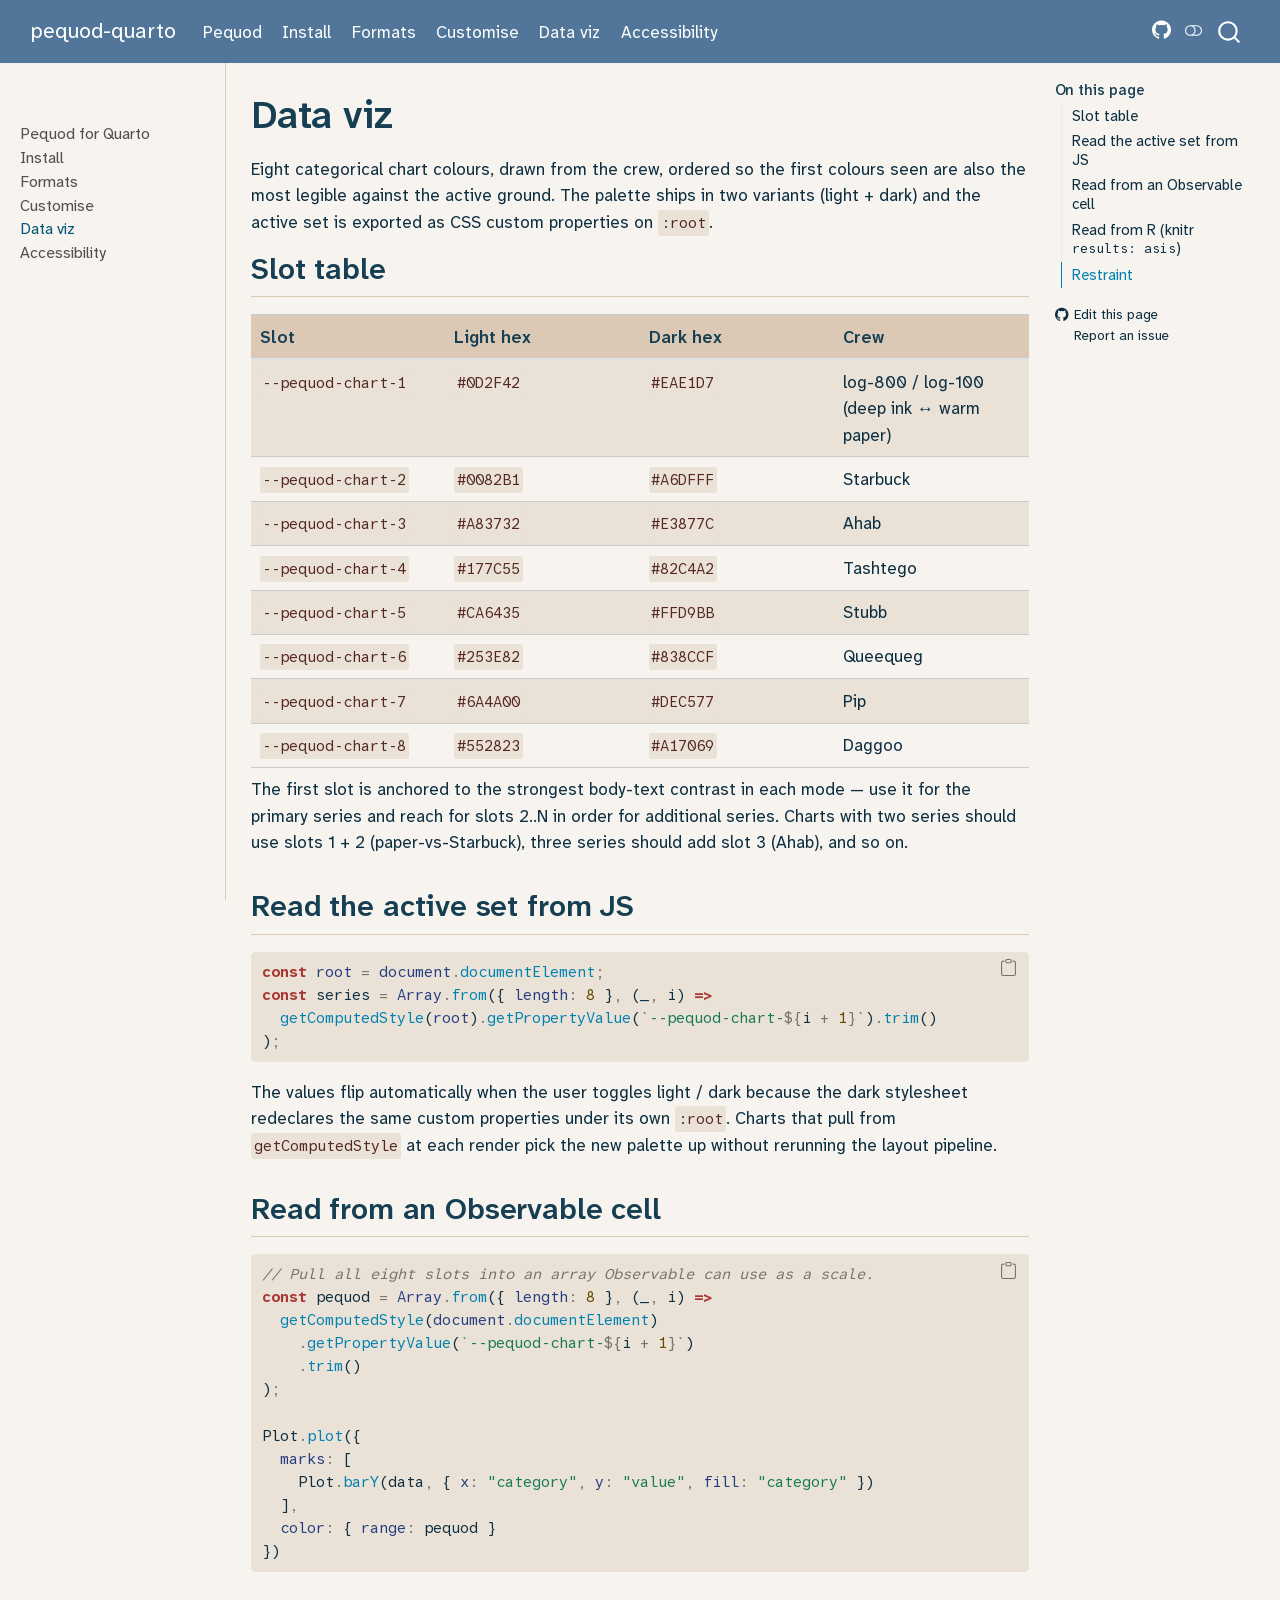
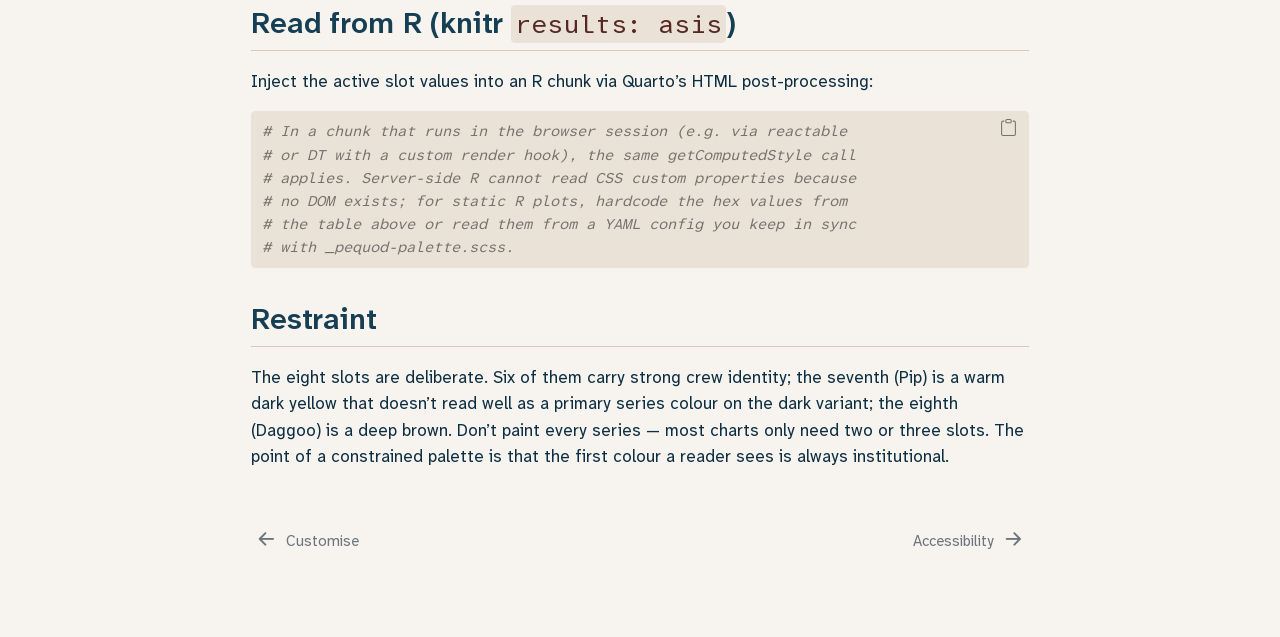
<file: data-viz.html>
<!DOCTYPE html>
<html xmlns="http://www.w3.org/1999/xhtml" lang="en" xml:lang="en"><head>

<meta charset="utf-8">
<meta name="generator" content="quarto-1.7.32">

<meta name="viewport" content="width=device-width, initial-scale=1.0, user-scalable=yes">


<title>Data viz – pequod-quarto</title>
<style>
code{white-space: pre-wrap;}
span.smallcaps{font-variant: small-caps;}
div.columns{display: flex; gap: min(4vw, 1.5em);}
div.column{flex: auto; overflow-x: auto;}
div.hanging-indent{margin-left: 1.5em; text-indent: -1.5em;}
ul.task-list{list-style: none;}
ul.task-list li input[type="checkbox"] {
  width: 0.8em;
  margin: 0 0.8em 0.2em -1em; /* quarto-specific, see https://github.com/quarto-dev/quarto-cli/issues/4556 */ 
  vertical-align: middle;
}
/* CSS for syntax highlighting */
html { -webkit-text-size-adjust: 100%; }
pre > code.sourceCode { white-space: pre; position: relative; }
pre > code.sourceCode > span { display: inline-block; line-height: 1.25; }
pre > code.sourceCode > span:empty { height: 1.2em; }
.sourceCode { overflow: visible; }
code.sourceCode > span { color: inherit; text-decoration: inherit; }
div.sourceCode { margin: 1em 0; }
pre.sourceCode { margin: 0; }
@media screen {
div.sourceCode { overflow: auto; }
}
@media print {
pre > code.sourceCode { white-space: pre-wrap; }
pre > code.sourceCode > span { text-indent: -5em; padding-left: 5em; }
}
pre.numberSource code
  { counter-reset: source-line 0; }
pre.numberSource code > span
  { position: relative; left: -4em; counter-increment: source-line; }
pre.numberSource code > span > a:first-child::before
  { content: counter(source-line);
    position: relative; left: -1em; text-align: right; vertical-align: baseline;
    border: none; display: inline-block;
    -webkit-touch-callout: none; -webkit-user-select: none;
    -khtml-user-select: none; -moz-user-select: none;
    -ms-user-select: none; user-select: none;
    padding: 0 4px; width: 4em;
  }
pre.numberSource { margin-left: 3em;  padding-left: 4px; }
div.sourceCode
  {   }
@media screen {
pre > code.sourceCode > span > a:first-child::before { text-decoration: underline; }
}
</style>


<script src="site_libs/quarto-nav/quarto-nav.js"></script>
<script src="site_libs/quarto-nav/headroom.min.js"></script>
<script src="site_libs/clipboard/clipboard.min.js"></script>
<script src="site_libs/quarto-search/autocomplete.umd.js"></script>
<script src="site_libs/quarto-search/fuse.min.js"></script>
<script src="site_libs/quarto-search/quarto-search.js"></script>
<meta name="quarto:offset" content="./">
<link href="./accessibility.html" rel="next">
<link href="./customise.html" rel="prev">
<script src="site_libs/quarto-html/quarto.js" type="module"></script>
<script src="site_libs/quarto-html/tabsets/tabsets.js" type="module"></script>
<script src="site_libs/quarto-html/popper.min.js"></script>
<script src="site_libs/quarto-html/tippy.umd.min.js"></script>
<script src="site_libs/quarto-html/anchor.min.js"></script>
<link href="site_libs/quarto-html/tippy.css" rel="stylesheet">
<link href="site_libs/quarto-html/quarto-syntax-highlighting-73a00b1b79cc0fd0d8e07ff31a6e5342.css" rel="stylesheet" class="quarto-color-scheme" id="quarto-text-highlighting-styles">
<link href="site_libs/quarto-html/quarto-syntax-highlighting-dark-8add2ffb80b7f2d399c5aaf537ec8e0e.css" rel="stylesheet" class="quarto-color-scheme quarto-color-alternate" id="quarto-text-highlighting-styles">
<link href="site_libs/quarto-html/quarto-syntax-highlighting-73a00b1b79cc0fd0d8e07ff31a6e5342.css" rel="stylesheet" class="quarto-color-scheme-extra" id="quarto-text-highlighting-styles">
<script src="site_libs/bootstrap/bootstrap.min.js"></script>
<link href="site_libs/bootstrap/bootstrap-icons.css" rel="stylesheet">
<link href="site_libs/bootstrap/bootstrap-0a40f57cf08de5c09d713c153454cdb0.min.css" rel="stylesheet" append-hash="true" class="quarto-color-scheme" id="quarto-bootstrap" data-mode="light">
<link href="site_libs/bootstrap/bootstrap-dark-b0e57c27a2db66388881f23e19ab901f.min.css" rel="stylesheet" append-hash="true" class="quarto-color-scheme quarto-color-alternate" id="quarto-bootstrap" data-mode="dark">
<link href="site_libs/bootstrap/bootstrap-0a40f57cf08de5c09d713c153454cdb0.min.css" rel="stylesheet" append-hash="true" class="quarto-color-scheme-extra" id="quarto-bootstrap" data-mode="light">
<script id="quarto-search-options" type="application/json">{
  "location": "navbar",
  "copy-button": false,
  "collapse-after": 3,
  "panel-placement": "end",
  "type": "overlay",
  "limit": 50,
  "keyboard-shortcut": [
    "f",
    "/",
    "s"
  ],
  "show-item-context": false,
  "language": {
    "search-no-results-text": "No results",
    "search-matching-documents-text": "matching documents",
    "search-copy-link-title": "Copy link to search",
    "search-hide-matches-text": "Hide additional matches",
    "search-more-match-text": "more match in this document",
    "search-more-matches-text": "more matches in this document",
    "search-clear-button-title": "Clear",
    "search-text-placeholder": "",
    "search-detached-cancel-button-title": "Cancel",
    "search-submit-button-title": "Submit",
    "search-label": "Search"
  }
}</script>
<style>html{ scroll-behavior: smooth; }</style>
<meta property="og:title" content="Data viz – pequod-quarto">
<meta property="og:type" content="article">
<meta property="og:locale" content="en">
<meta name="twitter:card" content="summary">
<meta name="twitter:title" content="Data viz – pequod-quarto">


</head>

<body class="nav-sidebar docked nav-fixed quarto-light"><script id="quarto-html-before-body" type="application/javascript">
    const toggleBodyColorMode = (bsSheetEl) => {
      const mode = bsSheetEl.getAttribute("data-mode");
      const bodyEl = window.document.querySelector("body");
      if (mode === "dark") {
        bodyEl.classList.add("quarto-dark");
        bodyEl.classList.remove("quarto-light");
      } else {
        bodyEl.classList.add("quarto-light");
        bodyEl.classList.remove("quarto-dark");
      }
    }
    const toggleBodyColorPrimary = () => {
      const bsSheetEl = window.document.querySelector("link#quarto-bootstrap:not([rel=disabled-stylesheet])");
      if (bsSheetEl) {
        toggleBodyColorMode(bsSheetEl);
      }
    }
    const setColorSchemeToggle = (alternate) => {
      const toggles = window.document.querySelectorAll('.quarto-color-scheme-toggle');
      for (let i=0; i < toggles.length; i++) {
        const toggle = toggles[i];
        if (toggle) {
          if (alternate) {
            toggle.classList.add("alternate");
          } else {
            toggle.classList.remove("alternate");
          }
        }
      }
    };
    const toggleColorMode = (alternate) => {
      // Switch the stylesheets
      const primaryStylesheets = window.document.querySelectorAll('link.quarto-color-scheme:not(.quarto-color-alternate)');
      const alternateStylesheets = window.document.querySelectorAll('link.quarto-color-scheme.quarto-color-alternate');
      manageTransitions('#quarto-margin-sidebar .nav-link', false);
      if (alternate) {
        // note: dark is layered on light, we don't disable primary!
        enableStylesheet(alternateStylesheets);
        for (const sheetNode of alternateStylesheets) {
          if (sheetNode.id === "quarto-bootstrap") {
            toggleBodyColorMode(sheetNode);
          }
        }
      } else {
        disableStylesheet(alternateStylesheets);
        enableStylesheet(primaryStylesheets)
        toggleBodyColorPrimary();
      }
      manageTransitions('#quarto-margin-sidebar .nav-link', true);
      // Switch the toggles
      setColorSchemeToggle(alternate)
      // Hack to workaround the fact that safari doesn't
      // properly recolor the scrollbar when toggling (#1455)
      if (navigator.userAgent.indexOf('Safari') > 0 && navigator.userAgent.indexOf('Chrome') == -1) {
        manageTransitions("body", false);
        window.scrollTo(0, 1);
        setTimeout(() => {
          window.scrollTo(0, 0);
          manageTransitions("body", true);
        }, 40);
      }
    }
    const disableStylesheet = (stylesheets) => {
      for (let i=0; i < stylesheets.length; i++) {
        const stylesheet = stylesheets[i];
        stylesheet.rel = 'disabled-stylesheet';
      }
    }
    const enableStylesheet = (stylesheets) => {
      for (let i=0; i < stylesheets.length; i++) {
        const stylesheet = stylesheets[i];
        if(stylesheet.rel !== 'stylesheet') { // for Chrome, which will still FOUC without this check
          stylesheet.rel = 'stylesheet';
        }
      }
    }
    const manageTransitions = (selector, allowTransitions) => {
      const els = window.document.querySelectorAll(selector);
      for (let i=0; i < els.length; i++) {
        const el = els[i];
        if (allowTransitions) {
          el.classList.remove('notransition');
        } else {
          el.classList.add('notransition');
        }
      }
    }
    const isFileUrl = () => {
      return window.location.protocol === 'file:';
    }
    const hasAlternateSentinel = () => {
      let styleSentinel = getColorSchemeSentinel();
      if (styleSentinel !== null) {
        return styleSentinel === "alternate";
      } else {
        return false;
      }
    }
    const setStyleSentinel = (alternate) => {
      const value = alternate ? "alternate" : "default";
      if (!isFileUrl()) {
        window.localStorage.setItem("quarto-color-scheme", value);
      } else {
        localAlternateSentinel = value;
      }
    }
    const getColorSchemeSentinel = () => {
      if (!isFileUrl()) {
        const storageValue = window.localStorage.getItem("quarto-color-scheme");
        return storageValue != null ? storageValue : localAlternateSentinel;
      } else {
        return localAlternateSentinel;
      }
    }
    const toggleGiscusIfUsed = (isAlternate, darkModeDefault) => {
      const baseTheme = document.querySelector('#giscus-base-theme')?.value ?? 'light';
      const alternateTheme = document.querySelector('#giscus-alt-theme')?.value ?? 'dark';
      let newTheme = '';
      if(authorPrefersDark) {
        newTheme = isAlternate ? baseTheme : alternateTheme;
      } else {
        newTheme = isAlternate ? alternateTheme : baseTheme;
      }
      const changeGiscusTheme = () => {
        // From: https://github.com/giscus/giscus/issues/336
        const sendMessage = (message) => {
          const iframe = document.querySelector('iframe.giscus-frame');
          if (!iframe) return;
          iframe.contentWindow.postMessage({ giscus: message }, 'https://giscus.app');
        }
        sendMessage({
          setConfig: {
            theme: newTheme
          }
        });
      }
      const isGiscussLoaded = window.document.querySelector('iframe.giscus-frame') !== null;
      if (isGiscussLoaded) {
        changeGiscusTheme();
      }
    };
    const authorPrefersDark = false;
    const darkModeDefault = authorPrefersDark;
      document.querySelector('link#quarto-text-highlighting-styles.quarto-color-scheme-extra').rel = 'disabled-stylesheet';
      document.querySelector('link#quarto-bootstrap.quarto-color-scheme-extra').rel = 'disabled-stylesheet';
    let localAlternateSentinel = darkModeDefault ? 'alternate' : 'default';
    // Dark / light mode switch
    window.quartoToggleColorScheme = () => {
      // Read the current dark / light value
      let toAlternate = !hasAlternateSentinel();
      toggleColorMode(toAlternate);
      setStyleSentinel(toAlternate);
      toggleGiscusIfUsed(toAlternate, darkModeDefault);
      window.dispatchEvent(new Event('resize'));
    };
    // Switch to dark mode if need be
    if (hasAlternateSentinel()) {
      toggleColorMode(true);
    } else {
      toggleColorMode(false);
    }
  </script>

<div id="quarto-search-results"></div>
  <header id="quarto-header" class="headroom fixed-top">
    <nav class="navbar navbar-expand-lg " data-bs-theme="dark">
      <div class="navbar-container container-fluid">
      <div class="navbar-brand-container mx-auto">
    <a class="navbar-brand" href="./index.html">
    <span class="navbar-title">pequod-quarto</span>
    </a>
  </div>
            <div id="quarto-search" class="" title="Search"></div>
          <button class="navbar-toggler" type="button" data-bs-toggle="collapse" data-bs-target="#navbarCollapse" aria-controls="navbarCollapse" role="menu" aria-expanded="false" aria-label="Toggle navigation" onclick="if (window.quartoToggleHeadroom) { window.quartoToggleHeadroom(); }">
  <span class="navbar-toggler-icon"></span>
</button>
          <div class="collapse navbar-collapse" id="navbarCollapse">
            <ul class="navbar-nav navbar-nav-scroll me-auto">
  <li class="nav-item">
    <a class="nav-link active" href="./index.html" aria-current="page"> 
<span class="menu-text">Pequod</span></a>
  </li>  
  <li class="nav-item">
    <a class="nav-link" href="./install.html"> 
<span class="menu-text">Install</span></a>
  </li>  
  <li class="nav-item">
    <a class="nav-link" href="./formats.html"> 
<span class="menu-text">Formats</span></a>
  </li>  
  <li class="nav-item">
    <a class="nav-link" href="./customise.html"> 
<span class="menu-text">Customise</span></a>
  </li>  
  <li class="nav-item">
    <a class="nav-link" href="./data-viz.html"> 
<span class="menu-text">Data viz</span></a>
  </li>  
  <li class="nav-item">
    <a class="nav-link" href="./accessibility.html"> 
<span class="menu-text">Accessibility</span></a>
  </li>  
</ul>
            <ul class="navbar-nav navbar-nav-scroll ms-auto">
  <li class="nav-item compact">
    <a class="nav-link" href="https://github.com/tiagojct/pequod-quarto"> <i class="bi bi-github" role="img">
</i> 
<span class="menu-text"></span></a>
  </li>  
</ul>
          </div> <!-- /navcollapse -->
            <div class="quarto-navbar-tools">
  <a href="" class="quarto-color-scheme-toggle quarto-navigation-tool  px-1" onclick="window.quartoToggleColorScheme(); return false;" title="Toggle dark mode"><i class="bi"></i></a>
</div>
      </div> <!-- /container-fluid -->
    </nav>
  <nav class="quarto-secondary-nav">
    <div class="container-fluid d-flex">
      <button type="button" class="quarto-btn-toggle btn" data-bs-toggle="collapse" role="button" data-bs-target=".quarto-sidebar-collapse-item" aria-controls="quarto-sidebar" aria-expanded="false" aria-label="Toggle sidebar navigation" onclick="if (window.quartoToggleHeadroom) { window.quartoToggleHeadroom(); }">
        <i class="bi bi-layout-text-sidebar-reverse"></i>
      </button>
        <nav class="quarto-page-breadcrumbs" aria-label="breadcrumb"><ol class="breadcrumb"><li class="breadcrumb-item"><a href="./data-viz.html">Data viz</a></li></ol></nav>
        <a class="flex-grow-1" role="navigation" data-bs-toggle="collapse" data-bs-target=".quarto-sidebar-collapse-item" aria-controls="quarto-sidebar" aria-expanded="false" aria-label="Toggle sidebar navigation" onclick="if (window.quartoToggleHeadroom) { window.quartoToggleHeadroom(); }">      
        </a>
      <button type="button" class="btn quarto-search-button" aria-label="Search" onclick="window.quartoOpenSearch();">
        <i class="bi bi-search"></i>
      </button>
    </div>
  </nav>
</header>
<!-- content -->
<div id="quarto-content" class="quarto-container page-columns page-rows-contents page-layout-article page-navbar">
<!-- sidebar -->
  <nav id="quarto-sidebar" class="sidebar collapse collapse-horizontal quarto-sidebar-collapse-item sidebar-navigation docked overflow-auto">
        <div class="mt-2 flex-shrink-0 align-items-center">
        <div class="sidebar-search">
        <div id="quarto-search" class="" title="Search"></div>
        </div>
        </div>
    <div class="sidebar-menu-container"> 
    <ul class="list-unstyled mt-1">
        <li class="sidebar-item">
  <div class="sidebar-item-container"> 
  <a href="./index.html" class="sidebar-item-text sidebar-link">
 <span class="menu-text">Pequod for Quarto</span></a>
  </div>
</li>
        <li class="sidebar-item">
  <div class="sidebar-item-container"> 
  <a href="./install.html" class="sidebar-item-text sidebar-link">
 <span class="menu-text">Install</span></a>
  </div>
</li>
        <li class="sidebar-item">
  <div class="sidebar-item-container"> 
  <a href="./formats.html" class="sidebar-item-text sidebar-link">
 <span class="menu-text">Formats</span></a>
  </div>
</li>
        <li class="sidebar-item">
  <div class="sidebar-item-container"> 
  <a href="./customise.html" class="sidebar-item-text sidebar-link">
 <span class="menu-text">Customise</span></a>
  </div>
</li>
        <li class="sidebar-item">
  <div class="sidebar-item-container"> 
  <a href="./data-viz.html" class="sidebar-item-text sidebar-link active">
 <span class="menu-text">Data viz</span></a>
  </div>
</li>
        <li class="sidebar-item">
  <div class="sidebar-item-container"> 
  <a href="./accessibility.html" class="sidebar-item-text sidebar-link">
 <span class="menu-text">Accessibility</span></a>
  </div>
</li>
    </ul>
    </div>
</nav>
<div id="quarto-sidebar-glass" class="quarto-sidebar-collapse-item" data-bs-toggle="collapse" data-bs-target=".quarto-sidebar-collapse-item"></div>
<!-- margin-sidebar -->
    <div id="quarto-margin-sidebar" class="sidebar margin-sidebar">
        <nav id="TOC" role="doc-toc" class="toc-active">
    <h2 id="toc-title">On this page</h2>
   
  <ul>
  <li><a href="#slot-table" id="toc-slot-table" class="nav-link active" data-scroll-target="#slot-table">Slot table</a></li>
  <li><a href="#read-the-active-set-from-js" id="toc-read-the-active-set-from-js" class="nav-link" data-scroll-target="#read-the-active-set-from-js">Read the active set from JS</a></li>
  <li><a href="#read-from-an-observable-cell" id="toc-read-from-an-observable-cell" class="nav-link" data-scroll-target="#read-from-an-observable-cell">Read from an Observable cell</a></li>
  <li><a href="#read-from-r-knitr-results-asis" id="toc-read-from-r-knitr-results-asis" class="nav-link" data-scroll-target="#read-from-r-knitr-results-asis">Read from R (knitr <code>results: asis</code>)</a></li>
  <li><a href="#restraint" id="toc-restraint" class="nav-link" data-scroll-target="#restraint">Restraint</a></li>
  </ul>
<div class="toc-actions"><ul><li><a href="https://github.com/tiagojct/pequod-quarto/edit/main/data-viz.qmd" class="toc-action"><i class="bi bi-github"></i>Edit this page</a></li><li><a href="https://github.com/tiagojct/pequod-quarto/issues/new" class="toc-action"><i class="bi empty"></i>Report an issue</a></li></ul></div></nav>
    </div>
<!-- main -->
<main class="content" id="quarto-document-content">


<header id="title-block-header" class="quarto-title-block default">
<div class="quarto-title">
<h1 class="title">Data viz</h1>
</div>



<div class="quarto-title-meta">

    
  
    
  </div>
  


</header>


<p>Eight categorical chart colours, drawn from the crew, ordered so the first colours seen are also the most legible against the active ground. The palette ships in two variants (light + dark) and the active set is exported as CSS custom properties on <code>:root</code>.</p>
<section id="slot-table" class="level2">
<h2 class="anchored" data-anchor-id="slot-table">Slot table</h2>
<table class="caption-top table">
<colgroup>
<col style="width: 25%">
<col style="width: 25%">
<col style="width: 25%">
<col style="width: 25%">
</colgroup>
<thead>
<tr class="header">
<th>Slot</th>
<th>Light hex</th>
<th>Dark hex</th>
<th>Crew</th>
</tr>
</thead>
<tbody>
<tr class="odd">
<td><code>--pequod-chart-1</code></td>
<td><code>#0D2F42</code></td>
<td><code>#EAE1D7</code></td>
<td>log-800 / log-100 (deep ink ↔︎ warm paper)</td>
</tr>
<tr class="even">
<td><code>--pequod-chart-2</code></td>
<td><code>#0082B1</code></td>
<td><code>#A6DFFF</code></td>
<td>Starbuck</td>
</tr>
<tr class="odd">
<td><code>--pequod-chart-3</code></td>
<td><code>#A83732</code></td>
<td><code>#E3877C</code></td>
<td>Ahab</td>
</tr>
<tr class="even">
<td><code>--pequod-chart-4</code></td>
<td><code>#177C55</code></td>
<td><code>#82C4A2</code></td>
<td>Tashtego</td>
</tr>
<tr class="odd">
<td><code>--pequod-chart-5</code></td>
<td><code>#CA6435</code></td>
<td><code>#FFD9BB</code></td>
<td>Stubb</td>
</tr>
<tr class="even">
<td><code>--pequod-chart-6</code></td>
<td><code>#253E82</code></td>
<td><code>#838CCF</code></td>
<td>Queequeg</td>
</tr>
<tr class="odd">
<td><code>--pequod-chart-7</code></td>
<td><code>#6A4A00</code></td>
<td><code>#DEC577</code></td>
<td>Pip</td>
</tr>
<tr class="even">
<td><code>--pequod-chart-8</code></td>
<td><code>#552823</code></td>
<td><code>#A17069</code></td>
<td>Daggoo</td>
</tr>
</tbody>
</table>
<p>The first slot is anchored to the strongest body-text contrast in each mode — use it for the primary series and reach for slots 2..N in order for additional series. Charts with two series should use slots 1 + 2 (paper-vs-Starbuck), three series should add slot 3 (Ahab), and so on.</p>
</section>
<section id="read-the-active-set-from-js" class="level2">
<h2 class="anchored" data-anchor-id="read-the-active-set-from-js">Read the active set from JS</h2>
<div class="sourceCode" id="cb1"><pre class="sourceCode js code-with-copy"><code class="sourceCode javascript"><span id="cb1-1"><a href="#cb1-1" aria-hidden="true" tabindex="-1"></a><span class="kw">const</span> <span class="bu">root</span> <span class="op">=</span> <span class="bu">document</span><span class="op">.</span><span class="at">documentElement</span><span class="op">;</span></span>
<span id="cb1-2"><a href="#cb1-2" aria-hidden="true" tabindex="-1"></a><span class="kw">const</span> series <span class="op">=</span> <span class="bu">Array</span><span class="op">.</span><span class="fu">from</span>({ <span class="dt">length</span><span class="op">:</span> <span class="dv">8</span> }<span class="op">,</span> (_<span class="op">,</span> i) <span class="kw">=&gt;</span></span>
<span id="cb1-3"><a href="#cb1-3" aria-hidden="true" tabindex="-1"></a>  <span class="fu">getComputedStyle</span>(<span class="bu">root</span>)<span class="op">.</span><span class="fu">getPropertyValue</span>(<span class="vs">`--pequod-chart-</span><span class="sc">${</span>i <span class="op">+</span> <span class="dv">1</span><span class="sc">}</span><span class="vs">`</span>)<span class="op">.</span><span class="fu">trim</span>()</span>
<span id="cb1-4"><a href="#cb1-4" aria-hidden="true" tabindex="-1"></a>)<span class="op">;</span></span></code><button title="Copy to Clipboard" class="code-copy-button"><i class="bi"></i></button></pre></div>
<p>The values flip automatically when the user toggles light / dark because the dark stylesheet redeclares the same custom properties under its own <code>:root</code>. Charts that pull from <code>getComputedStyle</code> at each render pick the new palette up without rerunning the layout pipeline.</p>
</section>
<section id="read-from-an-observable-cell" class="level2">
<h2 class="anchored" data-anchor-id="read-from-an-observable-cell">Read from an Observable cell</h2>
<div class="sourceCode" id="cb2"><pre class="sourceCode js code-with-copy"><code class="sourceCode javascript"><span id="cb2-1"><a href="#cb2-1" aria-hidden="true" tabindex="-1"></a><span class="co">// Pull all eight slots into an array Observable can use as a scale.</span></span>
<span id="cb2-2"><a href="#cb2-2" aria-hidden="true" tabindex="-1"></a><span class="kw">const</span> pequod <span class="op">=</span> <span class="bu">Array</span><span class="op">.</span><span class="fu">from</span>({ <span class="dt">length</span><span class="op">:</span> <span class="dv">8</span> }<span class="op">,</span> (_<span class="op">,</span> i) <span class="kw">=&gt;</span></span>
<span id="cb2-3"><a href="#cb2-3" aria-hidden="true" tabindex="-1"></a>  <span class="fu">getComputedStyle</span>(<span class="bu">document</span><span class="op">.</span><span class="at">documentElement</span>)</span>
<span id="cb2-4"><a href="#cb2-4" aria-hidden="true" tabindex="-1"></a>    <span class="op">.</span><span class="fu">getPropertyValue</span>(<span class="vs">`--pequod-chart-</span><span class="sc">${</span>i <span class="op">+</span> <span class="dv">1</span><span class="sc">}</span><span class="vs">`</span>)</span>
<span id="cb2-5"><a href="#cb2-5" aria-hidden="true" tabindex="-1"></a>    <span class="op">.</span><span class="fu">trim</span>()</span>
<span id="cb2-6"><a href="#cb2-6" aria-hidden="true" tabindex="-1"></a>)<span class="op">;</span></span>
<span id="cb2-7"><a href="#cb2-7" aria-hidden="true" tabindex="-1"></a></span>
<span id="cb2-8"><a href="#cb2-8" aria-hidden="true" tabindex="-1"></a>Plot<span class="op">.</span><span class="fu">plot</span>({</span>
<span id="cb2-9"><a href="#cb2-9" aria-hidden="true" tabindex="-1"></a>  <span class="dt">marks</span><span class="op">:</span> [</span>
<span id="cb2-10"><a href="#cb2-10" aria-hidden="true" tabindex="-1"></a>    Plot<span class="op">.</span><span class="fu">barY</span>(data<span class="op">,</span> { <span class="dt">x</span><span class="op">:</span> <span class="st">"category"</span><span class="op">,</span> <span class="dt">y</span><span class="op">:</span> <span class="st">"value"</span><span class="op">,</span> <span class="dt">fill</span><span class="op">:</span> <span class="st">"category"</span> })</span>
<span id="cb2-11"><a href="#cb2-11" aria-hidden="true" tabindex="-1"></a>  ]<span class="op">,</span></span>
<span id="cb2-12"><a href="#cb2-12" aria-hidden="true" tabindex="-1"></a>  <span class="dt">color</span><span class="op">:</span> { <span class="dt">range</span><span class="op">:</span> pequod }</span>
<span id="cb2-13"><a href="#cb2-13" aria-hidden="true" tabindex="-1"></a>})</span></code><button title="Copy to Clipboard" class="code-copy-button"><i class="bi"></i></button></pre></div>
</section>
<section id="read-from-r-knitr-results-asis" class="level2">
<h2 class="anchored" data-anchor-id="read-from-r-knitr-results-asis">Read from R (knitr <code>results: asis</code>)</h2>
<p>Inject the active slot values into an R chunk via Quarto’s HTML post-processing:</p>
<div class="sourceCode" id="cb3"><pre class="sourceCode r code-with-copy"><code class="sourceCode r"><span id="cb3-1"><a href="#cb3-1" aria-hidden="true" tabindex="-1"></a><span class="co"># In a chunk that runs in the browser session (e.g. via reactable</span></span>
<span id="cb3-2"><a href="#cb3-2" aria-hidden="true" tabindex="-1"></a><span class="co"># or DT with a custom render hook), the same getComputedStyle call</span></span>
<span id="cb3-3"><a href="#cb3-3" aria-hidden="true" tabindex="-1"></a><span class="co"># applies. Server-side R cannot read CSS custom properties because</span></span>
<span id="cb3-4"><a href="#cb3-4" aria-hidden="true" tabindex="-1"></a><span class="co"># no DOM exists; for static R plots, hardcode the hex values from</span></span>
<span id="cb3-5"><a href="#cb3-5" aria-hidden="true" tabindex="-1"></a><span class="co"># the table above or read them from a YAML config you keep in sync</span></span>
<span id="cb3-6"><a href="#cb3-6" aria-hidden="true" tabindex="-1"></a><span class="co"># with _pequod-palette.scss.</span></span></code><button title="Copy to Clipboard" class="code-copy-button"><i class="bi"></i></button></pre></div>
</section>
<section id="restraint" class="level2">
<h2 class="anchored" data-anchor-id="restraint">Restraint</h2>
<p>The eight slots are deliberate. Six of them carry strong crew identity; the seventh (Pip) is a warm dark yellow that doesn’t read well as a primary series colour on the dark variant; the eighth (Daggoo) is a deep brown. Don’t paint every series — most charts only need two or three slots. The point of a constrained palette is that the first colour a reader sees is always institutional.</p>


</section>

</main> <!-- /main -->
<script id="quarto-html-after-body" type="application/javascript">
  window.document.addEventListener("DOMContentLoaded", function (event) {
    // Ensure there is a toggle, if there isn't float one in the top right
    if (window.document.querySelector('.quarto-color-scheme-toggle') === null) {
      const a = window.document.createElement('a');
      a.classList.add('top-right');
      a.classList.add('quarto-color-scheme-toggle');
      a.href = "";
      a.onclick = function() { try { window.quartoToggleColorScheme(); } catch {} return false; };
      const i = window.document.createElement("i");
      i.classList.add('bi');
      a.appendChild(i);
      window.document.body.appendChild(a);
    }
    setColorSchemeToggle(hasAlternateSentinel())
    const icon = "";
    const anchorJS = new window.AnchorJS();
    anchorJS.options = {
      placement: 'right',
      icon: icon
    };
    anchorJS.add('.anchored');
    const isCodeAnnotation = (el) => {
      for (const clz of el.classList) {
        if (clz.startsWith('code-annotation-')) {                     
          return true;
        }
      }
      return false;
    }
    const onCopySuccess = function(e) {
      // button target
      const button = e.trigger;
      // don't keep focus
      button.blur();
      // flash "checked"
      button.classList.add('code-copy-button-checked');
      var currentTitle = button.getAttribute("title");
      button.setAttribute("title", "Copied!");
      let tooltip;
      if (window.bootstrap) {
        button.setAttribute("data-bs-toggle", "tooltip");
        button.setAttribute("data-bs-placement", "left");
        button.setAttribute("data-bs-title", "Copied!");
        tooltip = new bootstrap.Tooltip(button, 
          { trigger: "manual", 
            customClass: "code-copy-button-tooltip",
            offset: [0, -8]});
        tooltip.show();    
      }
      setTimeout(function() {
        if (tooltip) {
          tooltip.hide();
          button.removeAttribute("data-bs-title");
          button.removeAttribute("data-bs-toggle");
          button.removeAttribute("data-bs-placement");
        }
        button.setAttribute("title", currentTitle);
        button.classList.remove('code-copy-button-checked');
      }, 1000);
      // clear code selection
      e.clearSelection();
    }
    const getTextToCopy = function(trigger) {
        const codeEl = trigger.previousElementSibling.cloneNode(true);
        for (const childEl of codeEl.children) {
          if (isCodeAnnotation(childEl)) {
            childEl.remove();
          }
        }
        return codeEl.innerText;
    }
    const clipboard = new window.ClipboardJS('.code-copy-button:not([data-in-quarto-modal])', {
      text: getTextToCopy
    });
    clipboard.on('success', onCopySuccess);
    if (window.document.getElementById('quarto-embedded-source-code-modal')) {
      const clipboardModal = new window.ClipboardJS('.code-copy-button[data-in-quarto-modal]', {
        text: getTextToCopy,
        container: window.document.getElementById('quarto-embedded-source-code-modal')
      });
      clipboardModal.on('success', onCopySuccess);
    }
      var localhostRegex = new RegExp(/^(?:http|https):\/\/localhost\:?[0-9]*\//);
      var mailtoRegex = new RegExp(/^mailto:/);
        var filterRegex = new RegExp('/' + window.location.host + '/');
      var isInternal = (href) => {
          return filterRegex.test(href) || localhostRegex.test(href) || mailtoRegex.test(href);
      }
      // Inspect non-navigation links and adorn them if external
     var links = window.document.querySelectorAll('a[href]:not(.nav-link):not(.navbar-brand):not(.toc-action):not(.sidebar-link):not(.sidebar-item-toggle):not(.pagination-link):not(.no-external):not([aria-hidden]):not(.dropdown-item):not(.quarto-navigation-tool):not(.about-link)');
      for (var i=0; i<links.length; i++) {
        const link = links[i];
        if (!isInternal(link.href)) {
          // undo the damage that might have been done by quarto-nav.js in the case of
          // links that we want to consider external
          if (link.dataset.originalHref !== undefined) {
            link.href = link.dataset.originalHref;
          }
            // target, if specified
            link.setAttribute("target", "_blank");
            if (link.getAttribute("rel") === null) {
              link.setAttribute("rel", "noopener");
            }
        }
      }
    function tippyHover(el, contentFn, onTriggerFn, onUntriggerFn) {
      const config = {
        allowHTML: true,
        maxWidth: 500,
        delay: 100,
        arrow: false,
        appendTo: function(el) {
            return el.parentElement;
        },
        interactive: true,
        interactiveBorder: 10,
        theme: 'quarto',
        placement: 'bottom-start',
      };
      if (contentFn) {
        config.content = contentFn;
      }
      if (onTriggerFn) {
        config.onTrigger = onTriggerFn;
      }
      if (onUntriggerFn) {
        config.onUntrigger = onUntriggerFn;
      }
      window.tippy(el, config); 
    }
    const noterefs = window.document.querySelectorAll('a[role="doc-noteref"]');
    for (var i=0; i<noterefs.length; i++) {
      const ref = noterefs[i];
      tippyHover(ref, function() {
        // use id or data attribute instead here
        let href = ref.getAttribute('data-footnote-href') || ref.getAttribute('href');
        try { href = new URL(href).hash; } catch {}
        const id = href.replace(/^#\/?/, "");
        const note = window.document.getElementById(id);
        if (note) {
          return note.innerHTML;
        } else {
          return "";
        }
      });
    }
    const xrefs = window.document.querySelectorAll('a.quarto-xref');
    const processXRef = (id, note) => {
      // Strip column container classes
      const stripColumnClz = (el) => {
        el.classList.remove("page-full", "page-columns");
        if (el.children) {
          for (const child of el.children) {
            stripColumnClz(child);
          }
        }
      }
      stripColumnClz(note)
      if (id === null || id.startsWith('sec-')) {
        // Special case sections, only their first couple elements
        const container = document.createElement("div");
        if (note.children && note.children.length > 2) {
          container.appendChild(note.children[0].cloneNode(true));
          for (let i = 1; i < note.children.length; i++) {
            const child = note.children[i];
            if (child.tagName === "P" && child.innerText === "") {
              continue;
            } else {
              container.appendChild(child.cloneNode(true));
              break;
            }
          }
          if (window.Quarto?.typesetMath) {
            window.Quarto.typesetMath(container);
          }
          return container.innerHTML
        } else {
          if (window.Quarto?.typesetMath) {
            window.Quarto.typesetMath(note);
          }
          return note.innerHTML;
        }
      } else {
        // Remove any anchor links if they are present
        const anchorLink = note.querySelector('a.anchorjs-link');
        if (anchorLink) {
          anchorLink.remove();
        }
        if (window.Quarto?.typesetMath) {
          window.Quarto.typesetMath(note);
        }
        if (note.classList.contains("callout")) {
          return note.outerHTML;
        } else {
          return note.innerHTML;
        }
      }
    }
    for (var i=0; i<xrefs.length; i++) {
      const xref = xrefs[i];
      tippyHover(xref, undefined, function(instance) {
        instance.disable();
        let url = xref.getAttribute('href');
        let hash = undefined; 
        if (url.startsWith('#')) {
          hash = url;
        } else {
          try { hash = new URL(url).hash; } catch {}
        }
        if (hash) {
          const id = hash.replace(/^#\/?/, "");
          const note = window.document.getElementById(id);
          if (note !== null) {
            try {
              const html = processXRef(id, note.cloneNode(true));
              instance.setContent(html);
            } finally {
              instance.enable();
              instance.show();
            }
          } else {
            // See if we can fetch this
            fetch(url.split('#')[0])
            .then(res => res.text())
            .then(html => {
              const parser = new DOMParser();
              const htmlDoc = parser.parseFromString(html, "text/html");
              const note = htmlDoc.getElementById(id);
              if (note !== null) {
                const html = processXRef(id, note);
                instance.setContent(html);
              } 
            }).finally(() => {
              instance.enable();
              instance.show();
            });
          }
        } else {
          // See if we can fetch a full url (with no hash to target)
          // This is a special case and we should probably do some content thinning / targeting
          fetch(url)
          .then(res => res.text())
          .then(html => {
            const parser = new DOMParser();
            const htmlDoc = parser.parseFromString(html, "text/html");
            const note = htmlDoc.querySelector('main.content');
            if (note !== null) {
              // This should only happen for chapter cross references
              // (since there is no id in the URL)
              // remove the first header
              if (note.children.length > 0 && note.children[0].tagName === "HEADER") {
                note.children[0].remove();
              }
              const html = processXRef(null, note);
              instance.setContent(html);
            } 
          }).finally(() => {
            instance.enable();
            instance.show();
          });
        }
      }, function(instance) {
      });
    }
        let selectedAnnoteEl;
        const selectorForAnnotation = ( cell, annotation) => {
          let cellAttr = 'data-code-cell="' + cell + '"';
          let lineAttr = 'data-code-annotation="' +  annotation + '"';
          const selector = 'span[' + cellAttr + '][' + lineAttr + ']';
          return selector;
        }
        const selectCodeLines = (annoteEl) => {
          const doc = window.document;
          const targetCell = annoteEl.getAttribute("data-target-cell");
          const targetAnnotation = annoteEl.getAttribute("data-target-annotation");
          const annoteSpan = window.document.querySelector(selectorForAnnotation(targetCell, targetAnnotation));
          const lines = annoteSpan.getAttribute("data-code-lines").split(",");
          const lineIds = lines.map((line) => {
            return targetCell + "-" + line;
          })
          let top = null;
          let height = null;
          let parent = null;
          if (lineIds.length > 0) {
              //compute the position of the single el (top and bottom and make a div)
              const el = window.document.getElementById(lineIds[0]);
              top = el.offsetTop;
              height = el.offsetHeight;
              parent = el.parentElement.parentElement;
            if (lineIds.length > 1) {
              const lastEl = window.document.getElementById(lineIds[lineIds.length - 1]);
              const bottom = lastEl.offsetTop + lastEl.offsetHeight;
              height = bottom - top;
            }
            if (top !== null && height !== null && parent !== null) {
              // cook up a div (if necessary) and position it 
              let div = window.document.getElementById("code-annotation-line-highlight");
              if (div === null) {
                div = window.document.createElement("div");
                div.setAttribute("id", "code-annotation-line-highlight");
                div.style.position = 'absolute';
                parent.appendChild(div);
              }
              div.style.top = top - 2 + "px";
              div.style.height = height + 4 + "px";
              div.style.left = 0;
              let gutterDiv = window.document.getElementById("code-annotation-line-highlight-gutter");
              if (gutterDiv === null) {
                gutterDiv = window.document.createElement("div");
                gutterDiv.setAttribute("id", "code-annotation-line-highlight-gutter");
                gutterDiv.style.position = 'absolute';
                const codeCell = window.document.getElementById(targetCell);
                const gutter = codeCell.querySelector('.code-annotation-gutter');
                gutter.appendChild(gutterDiv);
              }
              gutterDiv.style.top = top - 2 + "px";
              gutterDiv.style.height = height + 4 + "px";
            }
            selectedAnnoteEl = annoteEl;
          }
        };
        const unselectCodeLines = () => {
          const elementsIds = ["code-annotation-line-highlight", "code-annotation-line-highlight-gutter"];
          elementsIds.forEach((elId) => {
            const div = window.document.getElementById(elId);
            if (div) {
              div.remove();
            }
          });
          selectedAnnoteEl = undefined;
        };
          // Handle positioning of the toggle
      window.addEventListener(
        "resize",
        throttle(() => {
          elRect = undefined;
          if (selectedAnnoteEl) {
            selectCodeLines(selectedAnnoteEl);
          }
        }, 10)
      );
      function throttle(fn, ms) {
      let throttle = false;
      let timer;
        return (...args) => {
          if(!throttle) { // first call gets through
              fn.apply(this, args);
              throttle = true;
          } else { // all the others get throttled
              if(timer) clearTimeout(timer); // cancel #2
              timer = setTimeout(() => {
                fn.apply(this, args);
                timer = throttle = false;
              }, ms);
          }
        };
      }
        // Attach click handler to the DT
        const annoteDls = window.document.querySelectorAll('dt[data-target-cell]');
        for (const annoteDlNode of annoteDls) {
          annoteDlNode.addEventListener('click', (event) => {
            const clickedEl = event.target;
            if (clickedEl !== selectedAnnoteEl) {
              unselectCodeLines();
              const activeEl = window.document.querySelector('dt[data-target-cell].code-annotation-active');
              if (activeEl) {
                activeEl.classList.remove('code-annotation-active');
              }
              selectCodeLines(clickedEl);
              clickedEl.classList.add('code-annotation-active');
            } else {
              // Unselect the line
              unselectCodeLines();
              clickedEl.classList.remove('code-annotation-active');
            }
          });
        }
    const findCites = (el) => {
      const parentEl = el.parentElement;
      if (parentEl) {
        const cites = parentEl.dataset.cites;
        if (cites) {
          return {
            el,
            cites: cites.split(' ')
          };
        } else {
          return findCites(el.parentElement)
        }
      } else {
        return undefined;
      }
    };
    var bibliorefs = window.document.querySelectorAll('a[role="doc-biblioref"]');
    for (var i=0; i<bibliorefs.length; i++) {
      const ref = bibliorefs[i];
      const citeInfo = findCites(ref);
      if (citeInfo) {
        tippyHover(citeInfo.el, function() {
          var popup = window.document.createElement('div');
          citeInfo.cites.forEach(function(cite) {
            var citeDiv = window.document.createElement('div');
            citeDiv.classList.add('hanging-indent');
            citeDiv.classList.add('csl-entry');
            var biblioDiv = window.document.getElementById('ref-' + cite);
            if (biblioDiv) {
              citeDiv.innerHTML = biblioDiv.innerHTML;
            }
            popup.appendChild(citeDiv);
          });
          return popup.innerHTML;
        });
      }
    }
  });
  </script>
<nav class="page-navigation">
  <div class="nav-page nav-page-previous">
      <a href="./customise.html" class="pagination-link" aria-label="Customise">
        <i class="bi bi-arrow-left-short"></i> <span class="nav-page-text">Customise</span>
      </a>          
  </div>
  <div class="nav-page nav-page-next">
      <a href="./accessibility.html" class="pagination-link" aria-label="Accessibility">
        <span class="nav-page-text">Accessibility</span> <i class="bi bi-arrow-right-short"></i>
      </a>
  </div>
</nav>
</div> <!-- /content -->




<footer class="footer"><div class="nav-footer"><div class="nav-footer-center"><div class="toc-actions d-sm-block d-md-none"><ul><li><a href="https://github.com/tiagojct/pequod-quarto/edit/main/data-viz.qmd" class="toc-action"><i class="bi bi-github"></i>Edit this page</a></li><li><a href="https://github.com/tiagojct/pequod-quarto/issues/new" class="toc-action"><i class="bi empty"></i>Report an issue</a></li></ul></div></div></div></footer><script src="site_libs/quarto-html/zenscroll-min.js"></script>
</body></html>
</file>
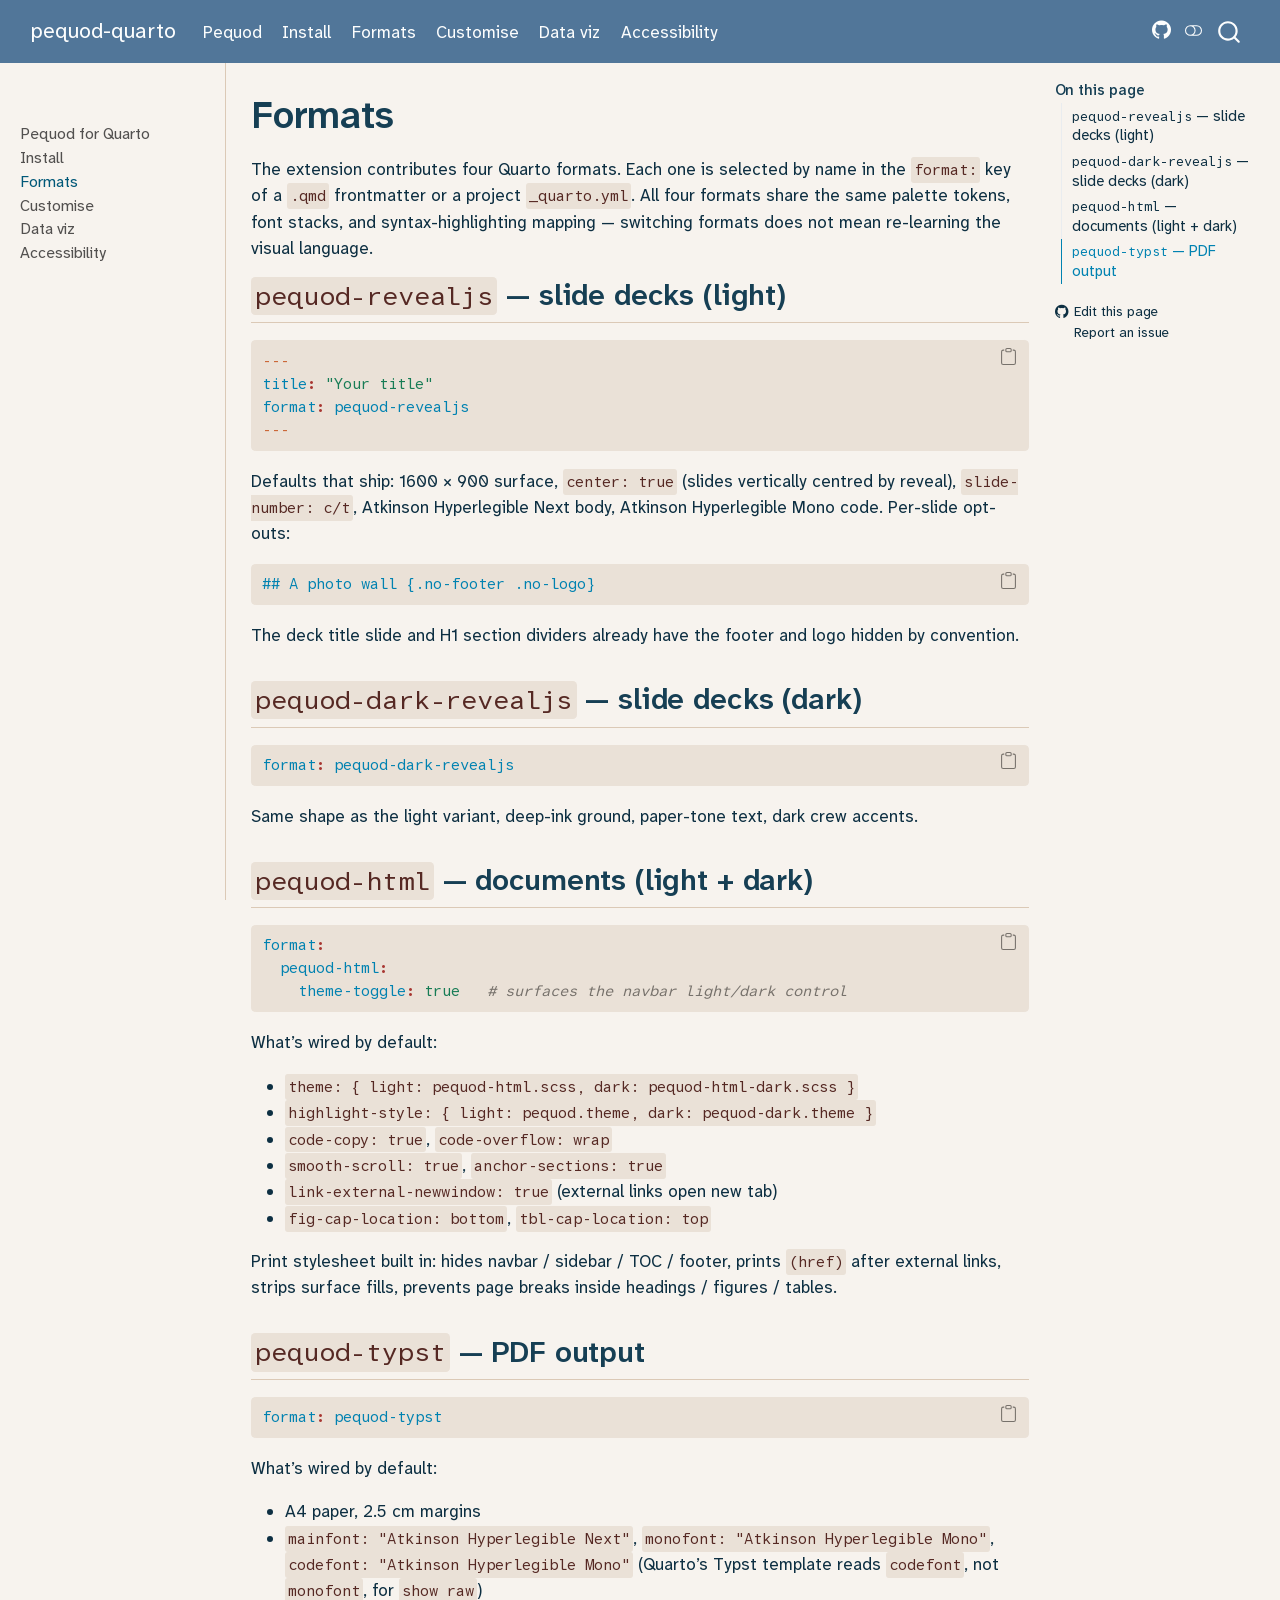
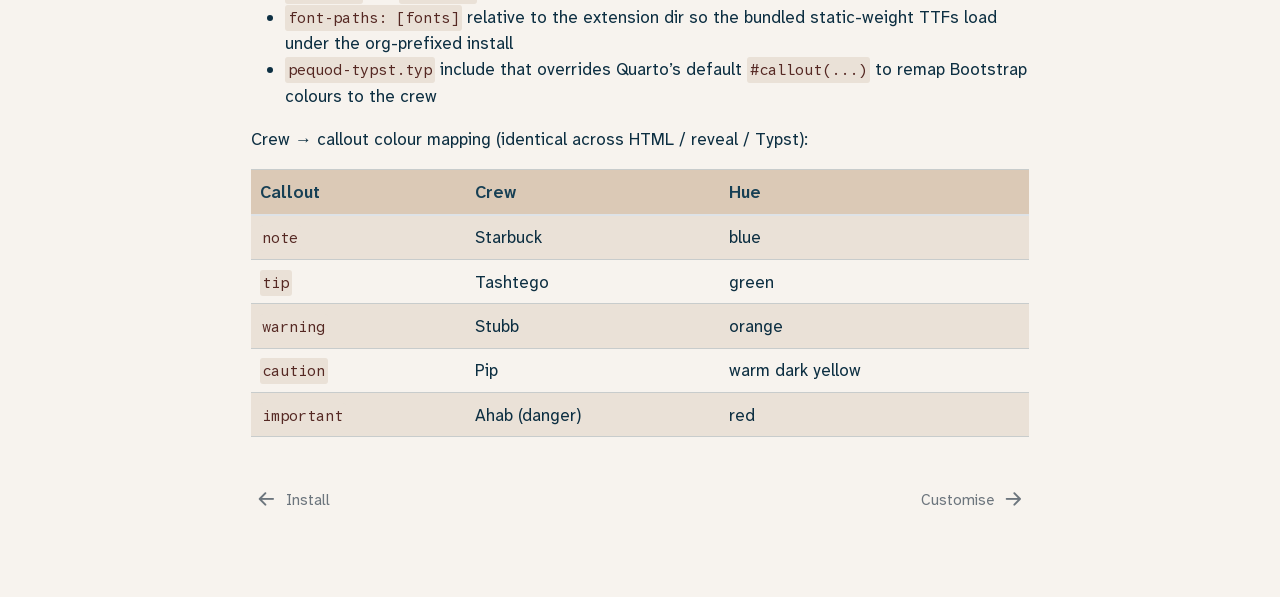
<file: formats.html>
<!DOCTYPE html>
<html xmlns="http://www.w3.org/1999/xhtml" lang="en" xml:lang="en"><head>

<meta charset="utf-8">
<meta name="generator" content="quarto-1.7.32">

<meta name="viewport" content="width=device-width, initial-scale=1.0, user-scalable=yes">


<title>Formats – pequod-quarto</title>
<style>
code{white-space: pre-wrap;}
span.smallcaps{font-variant: small-caps;}
div.columns{display: flex; gap: min(4vw, 1.5em);}
div.column{flex: auto; overflow-x: auto;}
div.hanging-indent{margin-left: 1.5em; text-indent: -1.5em;}
ul.task-list{list-style: none;}
ul.task-list li input[type="checkbox"] {
  width: 0.8em;
  margin: 0 0.8em 0.2em -1em; /* quarto-specific, see https://github.com/quarto-dev/quarto-cli/issues/4556 */ 
  vertical-align: middle;
}
/* CSS for syntax highlighting */
html { -webkit-text-size-adjust: 100%; }
pre > code.sourceCode { white-space: pre; position: relative; }
pre > code.sourceCode > span { display: inline-block; line-height: 1.25; }
pre > code.sourceCode > span:empty { height: 1.2em; }
.sourceCode { overflow: visible; }
code.sourceCode > span { color: inherit; text-decoration: inherit; }
div.sourceCode { margin: 1em 0; }
pre.sourceCode { margin: 0; }
@media screen {
div.sourceCode { overflow: auto; }
}
@media print {
pre > code.sourceCode { white-space: pre-wrap; }
pre > code.sourceCode > span { text-indent: -5em; padding-left: 5em; }
}
pre.numberSource code
  { counter-reset: source-line 0; }
pre.numberSource code > span
  { position: relative; left: -4em; counter-increment: source-line; }
pre.numberSource code > span > a:first-child::before
  { content: counter(source-line);
    position: relative; left: -1em; text-align: right; vertical-align: baseline;
    border: none; display: inline-block;
    -webkit-touch-callout: none; -webkit-user-select: none;
    -khtml-user-select: none; -moz-user-select: none;
    -ms-user-select: none; user-select: none;
    padding: 0 4px; width: 4em;
  }
pre.numberSource { margin-left: 3em;  padding-left: 4px; }
div.sourceCode
  {   }
@media screen {
pre > code.sourceCode > span > a:first-child::before { text-decoration: underline; }
}
</style>


<script src="site_libs/quarto-nav/quarto-nav.js"></script>
<script src="site_libs/quarto-nav/headroom.min.js"></script>
<script src="site_libs/clipboard/clipboard.min.js"></script>
<script src="site_libs/quarto-search/autocomplete.umd.js"></script>
<script src="site_libs/quarto-search/fuse.min.js"></script>
<script src="site_libs/quarto-search/quarto-search.js"></script>
<meta name="quarto:offset" content="./">
<link href="./customise.html" rel="next">
<link href="./install.html" rel="prev">
<script src="site_libs/quarto-html/quarto.js" type="module"></script>
<script src="site_libs/quarto-html/tabsets/tabsets.js" type="module"></script>
<script src="site_libs/quarto-html/popper.min.js"></script>
<script src="site_libs/quarto-html/tippy.umd.min.js"></script>
<script src="site_libs/quarto-html/anchor.min.js"></script>
<link href="site_libs/quarto-html/tippy.css" rel="stylesheet">
<link href="site_libs/quarto-html/quarto-syntax-highlighting-73a00b1b79cc0fd0d8e07ff31a6e5342.css" rel="stylesheet" class="quarto-color-scheme" id="quarto-text-highlighting-styles">
<link href="site_libs/quarto-html/quarto-syntax-highlighting-dark-8add2ffb80b7f2d399c5aaf537ec8e0e.css" rel="stylesheet" class="quarto-color-scheme quarto-color-alternate" id="quarto-text-highlighting-styles">
<link href="site_libs/quarto-html/quarto-syntax-highlighting-73a00b1b79cc0fd0d8e07ff31a6e5342.css" rel="stylesheet" class="quarto-color-scheme-extra" id="quarto-text-highlighting-styles">
<script src="site_libs/bootstrap/bootstrap.min.js"></script>
<link href="site_libs/bootstrap/bootstrap-icons.css" rel="stylesheet">
<link href="site_libs/bootstrap/bootstrap-0a40f57cf08de5c09d713c153454cdb0.min.css" rel="stylesheet" append-hash="true" class="quarto-color-scheme" id="quarto-bootstrap" data-mode="light">
<link href="site_libs/bootstrap/bootstrap-dark-b0e57c27a2db66388881f23e19ab901f.min.css" rel="stylesheet" append-hash="true" class="quarto-color-scheme quarto-color-alternate" id="quarto-bootstrap" data-mode="dark">
<link href="site_libs/bootstrap/bootstrap-0a40f57cf08de5c09d713c153454cdb0.min.css" rel="stylesheet" append-hash="true" class="quarto-color-scheme-extra" id="quarto-bootstrap" data-mode="light">
<script id="quarto-search-options" type="application/json">{
  "location": "navbar",
  "copy-button": false,
  "collapse-after": 3,
  "panel-placement": "end",
  "type": "overlay",
  "limit": 50,
  "keyboard-shortcut": [
    "f",
    "/",
    "s"
  ],
  "show-item-context": false,
  "language": {
    "search-no-results-text": "No results",
    "search-matching-documents-text": "matching documents",
    "search-copy-link-title": "Copy link to search",
    "search-hide-matches-text": "Hide additional matches",
    "search-more-match-text": "more match in this document",
    "search-more-matches-text": "more matches in this document",
    "search-clear-button-title": "Clear",
    "search-text-placeholder": "",
    "search-detached-cancel-button-title": "Cancel",
    "search-submit-button-title": "Submit",
    "search-label": "Search"
  }
}</script>
<style>html{ scroll-behavior: smooth; }</style>
<meta property="og:title" content="Formats – pequod-quarto">
<meta property="og:type" content="article">
<meta property="og:locale" content="en">
<meta name="twitter:card" content="summary">
<meta name="twitter:title" content="Formats – pequod-quarto">


</head>

<body class="nav-sidebar docked nav-fixed quarto-light"><script id="quarto-html-before-body" type="application/javascript">
    const toggleBodyColorMode = (bsSheetEl) => {
      const mode = bsSheetEl.getAttribute("data-mode");
      const bodyEl = window.document.querySelector("body");
      if (mode === "dark") {
        bodyEl.classList.add("quarto-dark");
        bodyEl.classList.remove("quarto-light");
      } else {
        bodyEl.classList.add("quarto-light");
        bodyEl.classList.remove("quarto-dark");
      }
    }
    const toggleBodyColorPrimary = () => {
      const bsSheetEl = window.document.querySelector("link#quarto-bootstrap:not([rel=disabled-stylesheet])");
      if (bsSheetEl) {
        toggleBodyColorMode(bsSheetEl);
      }
    }
    const setColorSchemeToggle = (alternate) => {
      const toggles = window.document.querySelectorAll('.quarto-color-scheme-toggle');
      for (let i=0; i < toggles.length; i++) {
        const toggle = toggles[i];
        if (toggle) {
          if (alternate) {
            toggle.classList.add("alternate");
          } else {
            toggle.classList.remove("alternate");
          }
        }
      }
    };
    const toggleColorMode = (alternate) => {
      // Switch the stylesheets
      const primaryStylesheets = window.document.querySelectorAll('link.quarto-color-scheme:not(.quarto-color-alternate)');
      const alternateStylesheets = window.document.querySelectorAll('link.quarto-color-scheme.quarto-color-alternate');
      manageTransitions('#quarto-margin-sidebar .nav-link', false);
      if (alternate) {
        // note: dark is layered on light, we don't disable primary!
        enableStylesheet(alternateStylesheets);
        for (const sheetNode of alternateStylesheets) {
          if (sheetNode.id === "quarto-bootstrap") {
            toggleBodyColorMode(sheetNode);
          }
        }
      } else {
        disableStylesheet(alternateStylesheets);
        enableStylesheet(primaryStylesheets)
        toggleBodyColorPrimary();
      }
      manageTransitions('#quarto-margin-sidebar .nav-link', true);
      // Switch the toggles
      setColorSchemeToggle(alternate)
      // Hack to workaround the fact that safari doesn't
      // properly recolor the scrollbar when toggling (#1455)
      if (navigator.userAgent.indexOf('Safari') > 0 && navigator.userAgent.indexOf('Chrome') == -1) {
        manageTransitions("body", false);
        window.scrollTo(0, 1);
        setTimeout(() => {
          window.scrollTo(0, 0);
          manageTransitions("body", true);
        }, 40);
      }
    }
    const disableStylesheet = (stylesheets) => {
      for (let i=0; i < stylesheets.length; i++) {
        const stylesheet = stylesheets[i];
        stylesheet.rel = 'disabled-stylesheet';
      }
    }
    const enableStylesheet = (stylesheets) => {
      for (let i=0; i < stylesheets.length; i++) {
        const stylesheet = stylesheets[i];
        if(stylesheet.rel !== 'stylesheet') { // for Chrome, which will still FOUC without this check
          stylesheet.rel = 'stylesheet';
        }
      }
    }
    const manageTransitions = (selector, allowTransitions) => {
      const els = window.document.querySelectorAll(selector);
      for (let i=0; i < els.length; i++) {
        const el = els[i];
        if (allowTransitions) {
          el.classList.remove('notransition');
        } else {
          el.classList.add('notransition');
        }
      }
    }
    const isFileUrl = () => {
      return window.location.protocol === 'file:';
    }
    const hasAlternateSentinel = () => {
      let styleSentinel = getColorSchemeSentinel();
      if (styleSentinel !== null) {
        return styleSentinel === "alternate";
      } else {
        return false;
      }
    }
    const setStyleSentinel = (alternate) => {
      const value = alternate ? "alternate" : "default";
      if (!isFileUrl()) {
        window.localStorage.setItem("quarto-color-scheme", value);
      } else {
        localAlternateSentinel = value;
      }
    }
    const getColorSchemeSentinel = () => {
      if (!isFileUrl()) {
        const storageValue = window.localStorage.getItem("quarto-color-scheme");
        return storageValue != null ? storageValue : localAlternateSentinel;
      } else {
        return localAlternateSentinel;
      }
    }
    const toggleGiscusIfUsed = (isAlternate, darkModeDefault) => {
      const baseTheme = document.querySelector('#giscus-base-theme')?.value ?? 'light';
      const alternateTheme = document.querySelector('#giscus-alt-theme')?.value ?? 'dark';
      let newTheme = '';
      if(authorPrefersDark) {
        newTheme = isAlternate ? baseTheme : alternateTheme;
      } else {
        newTheme = isAlternate ? alternateTheme : baseTheme;
      }
      const changeGiscusTheme = () => {
        // From: https://github.com/giscus/giscus/issues/336
        const sendMessage = (message) => {
          const iframe = document.querySelector('iframe.giscus-frame');
          if (!iframe) return;
          iframe.contentWindow.postMessage({ giscus: message }, 'https://giscus.app');
        }
        sendMessage({
          setConfig: {
            theme: newTheme
          }
        });
      }
      const isGiscussLoaded = window.document.querySelector('iframe.giscus-frame') !== null;
      if (isGiscussLoaded) {
        changeGiscusTheme();
      }
    };
    const authorPrefersDark = false;
    const darkModeDefault = authorPrefersDark;
      document.querySelector('link#quarto-text-highlighting-styles.quarto-color-scheme-extra').rel = 'disabled-stylesheet';
      document.querySelector('link#quarto-bootstrap.quarto-color-scheme-extra').rel = 'disabled-stylesheet';
    let localAlternateSentinel = darkModeDefault ? 'alternate' : 'default';
    // Dark / light mode switch
    window.quartoToggleColorScheme = () => {
      // Read the current dark / light value
      let toAlternate = !hasAlternateSentinel();
      toggleColorMode(toAlternate);
      setStyleSentinel(toAlternate);
      toggleGiscusIfUsed(toAlternate, darkModeDefault);
      window.dispatchEvent(new Event('resize'));
    };
    // Switch to dark mode if need be
    if (hasAlternateSentinel()) {
      toggleColorMode(true);
    } else {
      toggleColorMode(false);
    }
  </script>

<div id="quarto-search-results"></div>
  <header id="quarto-header" class="headroom fixed-top">
    <nav class="navbar navbar-expand-lg " data-bs-theme="dark">
      <div class="navbar-container container-fluid">
      <div class="navbar-brand-container mx-auto">
    <a class="navbar-brand" href="./index.html">
    <span class="navbar-title">pequod-quarto</span>
    </a>
  </div>
            <div id="quarto-search" class="" title="Search"></div>
          <button class="navbar-toggler" type="button" data-bs-toggle="collapse" data-bs-target="#navbarCollapse" aria-controls="navbarCollapse" role="menu" aria-expanded="false" aria-label="Toggle navigation" onclick="if (window.quartoToggleHeadroom) { window.quartoToggleHeadroom(); }">
  <span class="navbar-toggler-icon"></span>
</button>
          <div class="collapse navbar-collapse" id="navbarCollapse">
            <ul class="navbar-nav navbar-nav-scroll me-auto">
  <li class="nav-item">
    <a class="nav-link active" href="./index.html" aria-current="page"> 
<span class="menu-text">Pequod</span></a>
  </li>  
  <li class="nav-item">
    <a class="nav-link" href="./install.html"> 
<span class="menu-text">Install</span></a>
  </li>  
  <li class="nav-item">
    <a class="nav-link" href="./formats.html"> 
<span class="menu-text">Formats</span></a>
  </li>  
  <li class="nav-item">
    <a class="nav-link" href="./customise.html"> 
<span class="menu-text">Customise</span></a>
  </li>  
  <li class="nav-item">
    <a class="nav-link" href="./data-viz.html"> 
<span class="menu-text">Data viz</span></a>
  </li>  
  <li class="nav-item">
    <a class="nav-link" href="./accessibility.html"> 
<span class="menu-text">Accessibility</span></a>
  </li>  
</ul>
            <ul class="navbar-nav navbar-nav-scroll ms-auto">
  <li class="nav-item compact">
    <a class="nav-link" href="https://github.com/tiagojct/pequod-quarto"> <i class="bi bi-github" role="img">
</i> 
<span class="menu-text"></span></a>
  </li>  
</ul>
          </div> <!-- /navcollapse -->
            <div class="quarto-navbar-tools">
  <a href="" class="quarto-color-scheme-toggle quarto-navigation-tool  px-1" onclick="window.quartoToggleColorScheme(); return false;" title="Toggle dark mode"><i class="bi"></i></a>
</div>
      </div> <!-- /container-fluid -->
    </nav>
  <nav class="quarto-secondary-nav">
    <div class="container-fluid d-flex">
      <button type="button" class="quarto-btn-toggle btn" data-bs-toggle="collapse" role="button" data-bs-target=".quarto-sidebar-collapse-item" aria-controls="quarto-sidebar" aria-expanded="false" aria-label="Toggle sidebar navigation" onclick="if (window.quartoToggleHeadroom) { window.quartoToggleHeadroom(); }">
        <i class="bi bi-layout-text-sidebar-reverse"></i>
      </button>
        <nav class="quarto-page-breadcrumbs" aria-label="breadcrumb"><ol class="breadcrumb"><li class="breadcrumb-item"><a href="./formats.html">Formats</a></li></ol></nav>
        <a class="flex-grow-1" role="navigation" data-bs-toggle="collapse" data-bs-target=".quarto-sidebar-collapse-item" aria-controls="quarto-sidebar" aria-expanded="false" aria-label="Toggle sidebar navigation" onclick="if (window.quartoToggleHeadroom) { window.quartoToggleHeadroom(); }">      
        </a>
      <button type="button" class="btn quarto-search-button" aria-label="Search" onclick="window.quartoOpenSearch();">
        <i class="bi bi-search"></i>
      </button>
    </div>
  </nav>
</header>
<!-- content -->
<div id="quarto-content" class="quarto-container page-columns page-rows-contents page-layout-article page-navbar">
<!-- sidebar -->
  <nav id="quarto-sidebar" class="sidebar collapse collapse-horizontal quarto-sidebar-collapse-item sidebar-navigation docked overflow-auto">
        <div class="mt-2 flex-shrink-0 align-items-center">
        <div class="sidebar-search">
        <div id="quarto-search" class="" title="Search"></div>
        </div>
        </div>
    <div class="sidebar-menu-container"> 
    <ul class="list-unstyled mt-1">
        <li class="sidebar-item">
  <div class="sidebar-item-container"> 
  <a href="./index.html" class="sidebar-item-text sidebar-link">
 <span class="menu-text">Pequod for Quarto</span></a>
  </div>
</li>
        <li class="sidebar-item">
  <div class="sidebar-item-container"> 
  <a href="./install.html" class="sidebar-item-text sidebar-link">
 <span class="menu-text">Install</span></a>
  </div>
</li>
        <li class="sidebar-item">
  <div class="sidebar-item-container"> 
  <a href="./formats.html" class="sidebar-item-text sidebar-link active">
 <span class="menu-text">Formats</span></a>
  </div>
</li>
        <li class="sidebar-item">
  <div class="sidebar-item-container"> 
  <a href="./customise.html" class="sidebar-item-text sidebar-link">
 <span class="menu-text">Customise</span></a>
  </div>
</li>
        <li class="sidebar-item">
  <div class="sidebar-item-container"> 
  <a href="./data-viz.html" class="sidebar-item-text sidebar-link">
 <span class="menu-text">Data viz</span></a>
  </div>
</li>
        <li class="sidebar-item">
  <div class="sidebar-item-container"> 
  <a href="./accessibility.html" class="sidebar-item-text sidebar-link">
 <span class="menu-text">Accessibility</span></a>
  </div>
</li>
    </ul>
    </div>
</nav>
<div id="quarto-sidebar-glass" class="quarto-sidebar-collapse-item" data-bs-toggle="collapse" data-bs-target=".quarto-sidebar-collapse-item"></div>
<!-- margin-sidebar -->
    <div id="quarto-margin-sidebar" class="sidebar margin-sidebar">
        <nav id="TOC" role="doc-toc" class="toc-active">
    <h2 id="toc-title">On this page</h2>
   
  <ul>
  <li><a href="#pequod-revealjs-slide-decks-light" id="toc-pequod-revealjs-slide-decks-light" class="nav-link active" data-scroll-target="#pequod-revealjs-slide-decks-light"><code>pequod-revealjs</code> — slide decks (light)</a></li>
  <li><a href="#pequod-dark-revealjs-slide-decks-dark" id="toc-pequod-dark-revealjs-slide-decks-dark" class="nav-link" data-scroll-target="#pequod-dark-revealjs-slide-decks-dark"><code>pequod-dark-revealjs</code> — slide decks (dark)</a></li>
  <li><a href="#pequod-html-documents-light-dark" id="toc-pequod-html-documents-light-dark" class="nav-link" data-scroll-target="#pequod-html-documents-light-dark"><code>pequod-html</code> — documents (light + dark)</a></li>
  <li><a href="#pequod-typst-pdf-output" id="toc-pequod-typst-pdf-output" class="nav-link" data-scroll-target="#pequod-typst-pdf-output"><code>pequod-typst</code> — PDF output</a></li>
  </ul>
<div class="toc-actions"><ul><li><a href="https://github.com/tiagojct/pequod-quarto/edit/main/formats.qmd" class="toc-action"><i class="bi bi-github"></i>Edit this page</a></li><li><a href="https://github.com/tiagojct/pequod-quarto/issues/new" class="toc-action"><i class="bi empty"></i>Report an issue</a></li></ul></div></nav>
    </div>
<!-- main -->
<main class="content" id="quarto-document-content">


<header id="title-block-header" class="quarto-title-block default">
<div class="quarto-title">
<h1 class="title">Formats</h1>
</div>



<div class="quarto-title-meta">

    
  
    
  </div>
  


</header>


<p>The extension contributes four Quarto formats. Each one is selected by name in the <code>format:</code> key of a <code>.qmd</code> frontmatter or a project <code>_quarto.yml</code>. All four formats share the same palette tokens, font stacks, and syntax-highlighting mapping — switching formats does not mean re-learning the visual language.</p>
<section id="pequod-revealjs-slide-decks-light" class="level2">
<h2 class="anchored" data-anchor-id="pequod-revealjs-slide-decks-light"><code>pequod-revealjs</code> — slide decks (light)</h2>
<div class="sourceCode" id="cb1"><pre class="sourceCode yaml code-with-copy"><code class="sourceCode yaml"><span id="cb1-1"><a href="#cb1-1" aria-hidden="true" tabindex="-1"></a><span class="pp">---</span></span>
<span id="cb1-2"><a href="#cb1-2" aria-hidden="true" tabindex="-1"></a><span class="fu">title</span><span class="kw">:</span><span class="at"> </span><span class="st">"Your title"</span></span>
<span id="cb1-3"><a href="#cb1-3" aria-hidden="true" tabindex="-1"></a><span class="fu">format</span><span class="kw">:</span><span class="at"> pequod-revealjs</span></span>
<span id="cb1-4"><a href="#cb1-4" aria-hidden="true" tabindex="-1"></a><span class="pp">---</span></span></code><button title="Copy to Clipboard" class="code-copy-button"><i class="bi"></i></button></pre></div>
<p>Defaults that ship: 1600 × 900 surface, <code>center: true</code> (slides vertically centred by reveal), <code>slide-number: c/t</code>, Atkinson Hyperlegible Next body, Atkinson Hyperlegible Mono code. Per-slide opt-outs:</p>
<div class="sourceCode" id="cb2"><pre class="sourceCode markdown code-with-copy"><code class="sourceCode markdown"><span id="cb2-1"><a href="#cb2-1" aria-hidden="true" tabindex="-1"></a><span class="fu">## A photo wall {.no-footer .no-logo}</span></span></code><button title="Copy to Clipboard" class="code-copy-button"><i class="bi"></i></button></pre></div>
<p>The deck title slide and H1 section dividers already have the footer and logo hidden by convention.</p>
</section>
<section id="pequod-dark-revealjs-slide-decks-dark" class="level2">
<h2 class="anchored" data-anchor-id="pequod-dark-revealjs-slide-decks-dark"><code>pequod-dark-revealjs</code> — slide decks (dark)</h2>
<div class="sourceCode" id="cb3"><pre class="sourceCode yaml code-with-copy"><code class="sourceCode yaml"><span id="cb3-1"><a href="#cb3-1" aria-hidden="true" tabindex="-1"></a><span class="fu">format</span><span class="kw">:</span><span class="at"> pequod-dark-revealjs</span></span></code><button title="Copy to Clipboard" class="code-copy-button"><i class="bi"></i></button></pre></div>
<p>Same shape as the light variant, deep-ink ground, paper-tone text, dark crew accents.</p>
</section>
<section id="pequod-html-documents-light-dark" class="level2">
<h2 class="anchored" data-anchor-id="pequod-html-documents-light-dark"><code>pequod-html</code> — documents (light + dark)</h2>
<div class="sourceCode" id="cb4"><pre class="sourceCode yaml code-with-copy"><code class="sourceCode yaml"><span id="cb4-1"><a href="#cb4-1" aria-hidden="true" tabindex="-1"></a><span class="fu">format</span><span class="kw">:</span></span>
<span id="cb4-2"><a href="#cb4-2" aria-hidden="true" tabindex="-1"></a><span class="at">  </span><span class="fu">pequod-html</span><span class="kw">:</span></span>
<span id="cb4-3"><a href="#cb4-3" aria-hidden="true" tabindex="-1"></a><span class="at">    </span><span class="fu">theme-toggle</span><span class="kw">:</span><span class="at"> </span><span class="ch">true</span><span class="co">   # surfaces the navbar light/dark control</span></span></code><button title="Copy to Clipboard" class="code-copy-button"><i class="bi"></i></button></pre></div>
<p>What’s wired by default:</p>
<ul>
<li><code>theme: { light: pequod-html.scss, dark: pequod-html-dark.scss }</code></li>
<li><code>highlight-style: { light: pequod.theme, dark: pequod-dark.theme }</code></li>
<li><code>code-copy: true</code>, <code>code-overflow: wrap</code></li>
<li><code>smooth-scroll: true</code>, <code>anchor-sections: true</code></li>
<li><code>link-external-newwindow: true</code> (external links open new tab)</li>
<li><code>fig-cap-location: bottom</code>, <code>tbl-cap-location: top</code></li>
</ul>
<p>Print stylesheet built in: hides navbar / sidebar / TOC / footer, prints <code>(href)</code> after external links, strips surface fills, prevents page breaks inside headings / figures / tables.</p>
</section>
<section id="pequod-typst-pdf-output" class="level2">
<h2 class="anchored" data-anchor-id="pequod-typst-pdf-output"><code>pequod-typst</code> — PDF output</h2>
<div class="sourceCode" id="cb5"><pre class="sourceCode yaml code-with-copy"><code class="sourceCode yaml"><span id="cb5-1"><a href="#cb5-1" aria-hidden="true" tabindex="-1"></a><span class="fu">format</span><span class="kw">:</span><span class="at"> pequod-typst</span></span></code><button title="Copy to Clipboard" class="code-copy-button"><i class="bi"></i></button></pre></div>
<p>What’s wired by default:</p>
<ul>
<li>A4 paper, 2.5 cm margins</li>
<li><code>mainfont: "Atkinson Hyperlegible Next"</code>, <code>monofont: "Atkinson Hyperlegible Mono"</code>, <code>codefont: "Atkinson Hyperlegible Mono"</code> (Quarto’s Typst template reads <code>codefont</code>, not <code>monofont</code>, for <code>show raw</code>)</li>
<li><code>font-paths: [fonts]</code> relative to the extension dir so the bundled static-weight TTFs load under the org-prefixed install</li>
<li><code>pequod-typst.typ</code> include that overrides Quarto’s default <code>#callout(...)</code> to remap Bootstrap colours to the crew</li>
</ul>
<p>Crew → callout colour mapping (identical across HTML / reveal / Typst):</p>
<table class="caption-top table">
<thead>
<tr class="header">
<th>Callout</th>
<th>Crew</th>
<th>Hue</th>
</tr>
</thead>
<tbody>
<tr class="odd">
<td><code>note</code></td>
<td>Starbuck</td>
<td>blue</td>
</tr>
<tr class="even">
<td><code>tip</code></td>
<td>Tashtego</td>
<td>green</td>
</tr>
<tr class="odd">
<td><code>warning</code></td>
<td>Stubb</td>
<td>orange</td>
</tr>
<tr class="even">
<td><code>caution</code></td>
<td>Pip</td>
<td>warm dark yellow</td>
</tr>
<tr class="odd">
<td><code>important</code></td>
<td>Ahab (danger)</td>
<td>red</td>
</tr>
</tbody>
</table>


</section>

</main> <!-- /main -->
<script id="quarto-html-after-body" type="application/javascript">
  window.document.addEventListener("DOMContentLoaded", function (event) {
    // Ensure there is a toggle, if there isn't float one in the top right
    if (window.document.querySelector('.quarto-color-scheme-toggle') === null) {
      const a = window.document.createElement('a');
      a.classList.add('top-right');
      a.classList.add('quarto-color-scheme-toggle');
      a.href = "";
      a.onclick = function() { try { window.quartoToggleColorScheme(); } catch {} return false; };
      const i = window.document.createElement("i");
      i.classList.add('bi');
      a.appendChild(i);
      window.document.body.appendChild(a);
    }
    setColorSchemeToggle(hasAlternateSentinel())
    const icon = "";
    const anchorJS = new window.AnchorJS();
    anchorJS.options = {
      placement: 'right',
      icon: icon
    };
    anchorJS.add('.anchored');
    const isCodeAnnotation = (el) => {
      for (const clz of el.classList) {
        if (clz.startsWith('code-annotation-')) {                     
          return true;
        }
      }
      return false;
    }
    const onCopySuccess = function(e) {
      // button target
      const button = e.trigger;
      // don't keep focus
      button.blur();
      // flash "checked"
      button.classList.add('code-copy-button-checked');
      var currentTitle = button.getAttribute("title");
      button.setAttribute("title", "Copied!");
      let tooltip;
      if (window.bootstrap) {
        button.setAttribute("data-bs-toggle", "tooltip");
        button.setAttribute("data-bs-placement", "left");
        button.setAttribute("data-bs-title", "Copied!");
        tooltip = new bootstrap.Tooltip(button, 
          { trigger: "manual", 
            customClass: "code-copy-button-tooltip",
            offset: [0, -8]});
        tooltip.show();    
      }
      setTimeout(function() {
        if (tooltip) {
          tooltip.hide();
          button.removeAttribute("data-bs-title");
          button.removeAttribute("data-bs-toggle");
          button.removeAttribute("data-bs-placement");
        }
        button.setAttribute("title", currentTitle);
        button.classList.remove('code-copy-button-checked');
      }, 1000);
      // clear code selection
      e.clearSelection();
    }
    const getTextToCopy = function(trigger) {
        const codeEl = trigger.previousElementSibling.cloneNode(true);
        for (const childEl of codeEl.children) {
          if (isCodeAnnotation(childEl)) {
            childEl.remove();
          }
        }
        return codeEl.innerText;
    }
    const clipboard = new window.ClipboardJS('.code-copy-button:not([data-in-quarto-modal])', {
      text: getTextToCopy
    });
    clipboard.on('success', onCopySuccess);
    if (window.document.getElementById('quarto-embedded-source-code-modal')) {
      const clipboardModal = new window.ClipboardJS('.code-copy-button[data-in-quarto-modal]', {
        text: getTextToCopy,
        container: window.document.getElementById('quarto-embedded-source-code-modal')
      });
      clipboardModal.on('success', onCopySuccess);
    }
      var localhostRegex = new RegExp(/^(?:http|https):\/\/localhost\:?[0-9]*\//);
      var mailtoRegex = new RegExp(/^mailto:/);
        var filterRegex = new RegExp('/' + window.location.host + '/');
      var isInternal = (href) => {
          return filterRegex.test(href) || localhostRegex.test(href) || mailtoRegex.test(href);
      }
      // Inspect non-navigation links and adorn them if external
     var links = window.document.querySelectorAll('a[href]:not(.nav-link):not(.navbar-brand):not(.toc-action):not(.sidebar-link):not(.sidebar-item-toggle):not(.pagination-link):not(.no-external):not([aria-hidden]):not(.dropdown-item):not(.quarto-navigation-tool):not(.about-link)');
      for (var i=0; i<links.length; i++) {
        const link = links[i];
        if (!isInternal(link.href)) {
          // undo the damage that might have been done by quarto-nav.js in the case of
          // links that we want to consider external
          if (link.dataset.originalHref !== undefined) {
            link.href = link.dataset.originalHref;
          }
            // target, if specified
            link.setAttribute("target", "_blank");
            if (link.getAttribute("rel") === null) {
              link.setAttribute("rel", "noopener");
            }
        }
      }
    function tippyHover(el, contentFn, onTriggerFn, onUntriggerFn) {
      const config = {
        allowHTML: true,
        maxWidth: 500,
        delay: 100,
        arrow: false,
        appendTo: function(el) {
            return el.parentElement;
        },
        interactive: true,
        interactiveBorder: 10,
        theme: 'quarto',
        placement: 'bottom-start',
      };
      if (contentFn) {
        config.content = contentFn;
      }
      if (onTriggerFn) {
        config.onTrigger = onTriggerFn;
      }
      if (onUntriggerFn) {
        config.onUntrigger = onUntriggerFn;
      }
      window.tippy(el, config); 
    }
    const noterefs = window.document.querySelectorAll('a[role="doc-noteref"]');
    for (var i=0; i<noterefs.length; i++) {
      const ref = noterefs[i];
      tippyHover(ref, function() {
        // use id or data attribute instead here
        let href = ref.getAttribute('data-footnote-href') || ref.getAttribute('href');
        try { href = new URL(href).hash; } catch {}
        const id = href.replace(/^#\/?/, "");
        const note = window.document.getElementById(id);
        if (note) {
          return note.innerHTML;
        } else {
          return "";
        }
      });
    }
    const xrefs = window.document.querySelectorAll('a.quarto-xref');
    const processXRef = (id, note) => {
      // Strip column container classes
      const stripColumnClz = (el) => {
        el.classList.remove("page-full", "page-columns");
        if (el.children) {
          for (const child of el.children) {
            stripColumnClz(child);
          }
        }
      }
      stripColumnClz(note)
      if (id === null || id.startsWith('sec-')) {
        // Special case sections, only their first couple elements
        const container = document.createElement("div");
        if (note.children && note.children.length > 2) {
          container.appendChild(note.children[0].cloneNode(true));
          for (let i = 1; i < note.children.length; i++) {
            const child = note.children[i];
            if (child.tagName === "P" && child.innerText === "") {
              continue;
            } else {
              container.appendChild(child.cloneNode(true));
              break;
            }
          }
          if (window.Quarto?.typesetMath) {
            window.Quarto.typesetMath(container);
          }
          return container.innerHTML
        } else {
          if (window.Quarto?.typesetMath) {
            window.Quarto.typesetMath(note);
          }
          return note.innerHTML;
        }
      } else {
        // Remove any anchor links if they are present
        const anchorLink = note.querySelector('a.anchorjs-link');
        if (anchorLink) {
          anchorLink.remove();
        }
        if (window.Quarto?.typesetMath) {
          window.Quarto.typesetMath(note);
        }
        if (note.classList.contains("callout")) {
          return note.outerHTML;
        } else {
          return note.innerHTML;
        }
      }
    }
    for (var i=0; i<xrefs.length; i++) {
      const xref = xrefs[i];
      tippyHover(xref, undefined, function(instance) {
        instance.disable();
        let url = xref.getAttribute('href');
        let hash = undefined; 
        if (url.startsWith('#')) {
          hash = url;
        } else {
          try { hash = new URL(url).hash; } catch {}
        }
        if (hash) {
          const id = hash.replace(/^#\/?/, "");
          const note = window.document.getElementById(id);
          if (note !== null) {
            try {
              const html = processXRef(id, note.cloneNode(true));
              instance.setContent(html);
            } finally {
              instance.enable();
              instance.show();
            }
          } else {
            // See if we can fetch this
            fetch(url.split('#')[0])
            .then(res => res.text())
            .then(html => {
              const parser = new DOMParser();
              const htmlDoc = parser.parseFromString(html, "text/html");
              const note = htmlDoc.getElementById(id);
              if (note !== null) {
                const html = processXRef(id, note);
                instance.setContent(html);
              } 
            }).finally(() => {
              instance.enable();
              instance.show();
            });
          }
        } else {
          // See if we can fetch a full url (with no hash to target)
          // This is a special case and we should probably do some content thinning / targeting
          fetch(url)
          .then(res => res.text())
          .then(html => {
            const parser = new DOMParser();
            const htmlDoc = parser.parseFromString(html, "text/html");
            const note = htmlDoc.querySelector('main.content');
            if (note !== null) {
              // This should only happen for chapter cross references
              // (since there is no id in the URL)
              // remove the first header
              if (note.children.length > 0 && note.children[0].tagName === "HEADER") {
                note.children[0].remove();
              }
              const html = processXRef(null, note);
              instance.setContent(html);
            } 
          }).finally(() => {
            instance.enable();
            instance.show();
          });
        }
      }, function(instance) {
      });
    }
        let selectedAnnoteEl;
        const selectorForAnnotation = ( cell, annotation) => {
          let cellAttr = 'data-code-cell="' + cell + '"';
          let lineAttr = 'data-code-annotation="' +  annotation + '"';
          const selector = 'span[' + cellAttr + '][' + lineAttr + ']';
          return selector;
        }
        const selectCodeLines = (annoteEl) => {
          const doc = window.document;
          const targetCell = annoteEl.getAttribute("data-target-cell");
          const targetAnnotation = annoteEl.getAttribute("data-target-annotation");
          const annoteSpan = window.document.querySelector(selectorForAnnotation(targetCell, targetAnnotation));
          const lines = annoteSpan.getAttribute("data-code-lines").split(",");
          const lineIds = lines.map((line) => {
            return targetCell + "-" + line;
          })
          let top = null;
          let height = null;
          let parent = null;
          if (lineIds.length > 0) {
              //compute the position of the single el (top and bottom and make a div)
              const el = window.document.getElementById(lineIds[0]);
              top = el.offsetTop;
              height = el.offsetHeight;
              parent = el.parentElement.parentElement;
            if (lineIds.length > 1) {
              const lastEl = window.document.getElementById(lineIds[lineIds.length - 1]);
              const bottom = lastEl.offsetTop + lastEl.offsetHeight;
              height = bottom - top;
            }
            if (top !== null && height !== null && parent !== null) {
              // cook up a div (if necessary) and position it 
              let div = window.document.getElementById("code-annotation-line-highlight");
              if (div === null) {
                div = window.document.createElement("div");
                div.setAttribute("id", "code-annotation-line-highlight");
                div.style.position = 'absolute';
                parent.appendChild(div);
              }
              div.style.top = top - 2 + "px";
              div.style.height = height + 4 + "px";
              div.style.left = 0;
              let gutterDiv = window.document.getElementById("code-annotation-line-highlight-gutter");
              if (gutterDiv === null) {
                gutterDiv = window.document.createElement("div");
                gutterDiv.setAttribute("id", "code-annotation-line-highlight-gutter");
                gutterDiv.style.position = 'absolute';
                const codeCell = window.document.getElementById(targetCell);
                const gutter = codeCell.querySelector('.code-annotation-gutter');
                gutter.appendChild(gutterDiv);
              }
              gutterDiv.style.top = top - 2 + "px";
              gutterDiv.style.height = height + 4 + "px";
            }
            selectedAnnoteEl = annoteEl;
          }
        };
        const unselectCodeLines = () => {
          const elementsIds = ["code-annotation-line-highlight", "code-annotation-line-highlight-gutter"];
          elementsIds.forEach((elId) => {
            const div = window.document.getElementById(elId);
            if (div) {
              div.remove();
            }
          });
          selectedAnnoteEl = undefined;
        };
          // Handle positioning of the toggle
      window.addEventListener(
        "resize",
        throttle(() => {
          elRect = undefined;
          if (selectedAnnoteEl) {
            selectCodeLines(selectedAnnoteEl);
          }
        }, 10)
      );
      function throttle(fn, ms) {
      let throttle = false;
      let timer;
        return (...args) => {
          if(!throttle) { // first call gets through
              fn.apply(this, args);
              throttle = true;
          } else { // all the others get throttled
              if(timer) clearTimeout(timer); // cancel #2
              timer = setTimeout(() => {
                fn.apply(this, args);
                timer = throttle = false;
              }, ms);
          }
        };
      }
        // Attach click handler to the DT
        const annoteDls = window.document.querySelectorAll('dt[data-target-cell]');
        for (const annoteDlNode of annoteDls) {
          annoteDlNode.addEventListener('click', (event) => {
            const clickedEl = event.target;
            if (clickedEl !== selectedAnnoteEl) {
              unselectCodeLines();
              const activeEl = window.document.querySelector('dt[data-target-cell].code-annotation-active');
              if (activeEl) {
                activeEl.classList.remove('code-annotation-active');
              }
              selectCodeLines(clickedEl);
              clickedEl.classList.add('code-annotation-active');
            } else {
              // Unselect the line
              unselectCodeLines();
              clickedEl.classList.remove('code-annotation-active');
            }
          });
        }
    const findCites = (el) => {
      const parentEl = el.parentElement;
      if (parentEl) {
        const cites = parentEl.dataset.cites;
        if (cites) {
          return {
            el,
            cites: cites.split(' ')
          };
        } else {
          return findCites(el.parentElement)
        }
      } else {
        return undefined;
      }
    };
    var bibliorefs = window.document.querySelectorAll('a[role="doc-biblioref"]');
    for (var i=0; i<bibliorefs.length; i++) {
      const ref = bibliorefs[i];
      const citeInfo = findCites(ref);
      if (citeInfo) {
        tippyHover(citeInfo.el, function() {
          var popup = window.document.createElement('div');
          citeInfo.cites.forEach(function(cite) {
            var citeDiv = window.document.createElement('div');
            citeDiv.classList.add('hanging-indent');
            citeDiv.classList.add('csl-entry');
            var biblioDiv = window.document.getElementById('ref-' + cite);
            if (biblioDiv) {
              citeDiv.innerHTML = biblioDiv.innerHTML;
            }
            popup.appendChild(citeDiv);
          });
          return popup.innerHTML;
        });
      }
    }
  });
  </script>
<nav class="page-navigation">
  <div class="nav-page nav-page-previous">
      <a href="./install.html" class="pagination-link" aria-label="Install">
        <i class="bi bi-arrow-left-short"></i> <span class="nav-page-text">Install</span>
      </a>          
  </div>
  <div class="nav-page nav-page-next">
      <a href="./customise.html" class="pagination-link" aria-label="Customise">
        <span class="nav-page-text">Customise</span> <i class="bi bi-arrow-right-short"></i>
      </a>
  </div>
</nav>
</div> <!-- /content -->




<footer class="footer"><div class="nav-footer"><div class="nav-footer-center"><div class="toc-actions d-sm-block d-md-none"><ul><li><a href="https://github.com/tiagojct/pequod-quarto/edit/main/formats.qmd" class="toc-action"><i class="bi bi-github"></i>Edit this page</a></li><li><a href="https://github.com/tiagojct/pequod-quarto/issues/new" class="toc-action"><i class="bi empty"></i>Report an issue</a></li></ul></div></div></div></footer><script src="site_libs/quarto-html/zenscroll-min.js"></script>
</body></html>
</file>
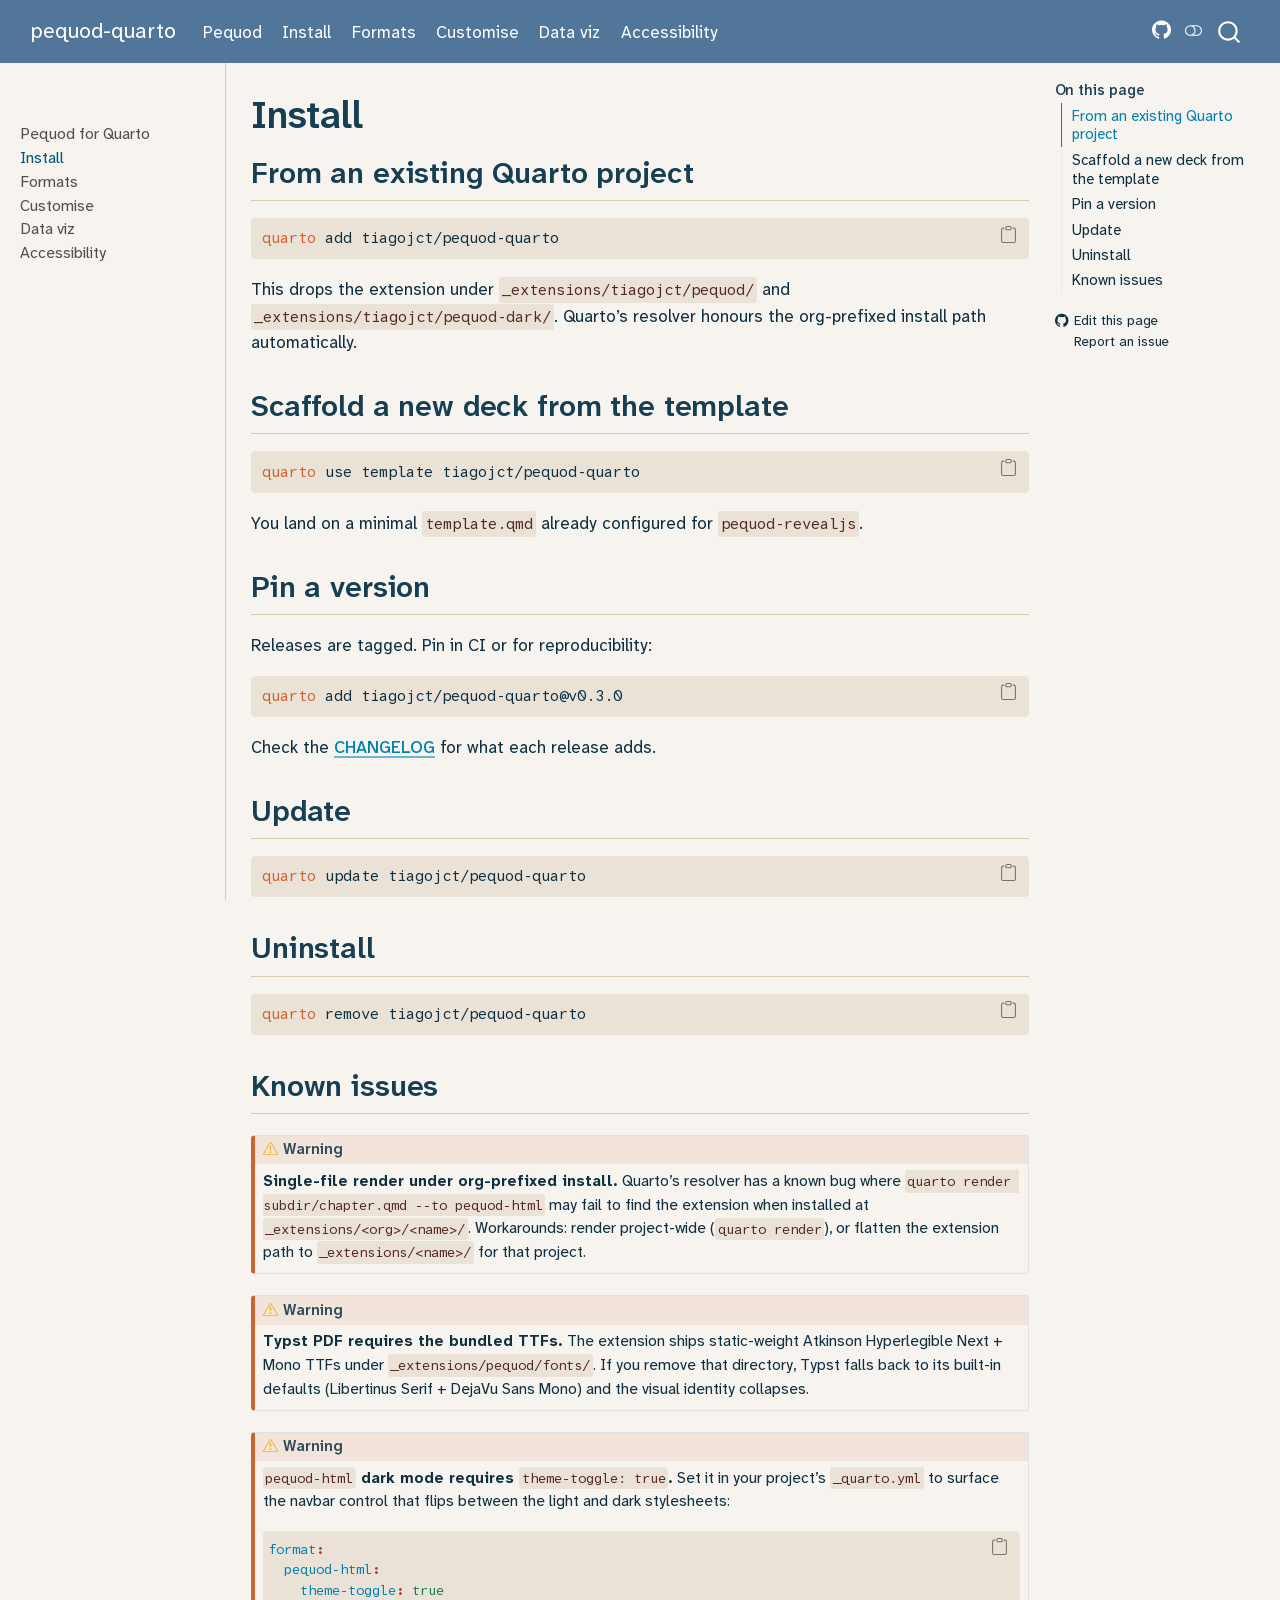
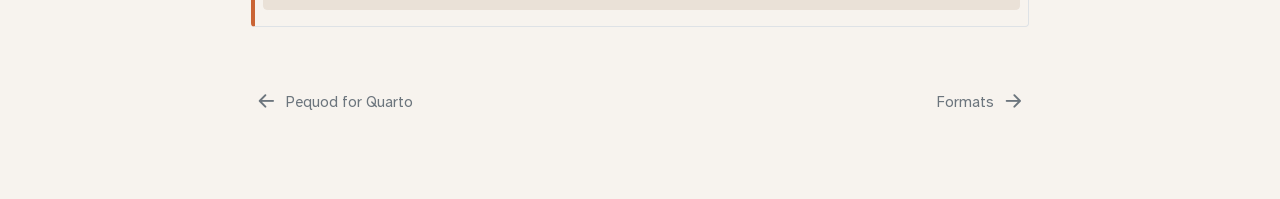
<file: install.html>
<!DOCTYPE html>
<html xmlns="http://www.w3.org/1999/xhtml" lang="en" xml:lang="en"><head>

<meta charset="utf-8">
<meta name="generator" content="quarto-1.7.32">

<meta name="viewport" content="width=device-width, initial-scale=1.0, user-scalable=yes">


<title>Install – pequod-quarto</title>
<style>
code{white-space: pre-wrap;}
span.smallcaps{font-variant: small-caps;}
div.columns{display: flex; gap: min(4vw, 1.5em);}
div.column{flex: auto; overflow-x: auto;}
div.hanging-indent{margin-left: 1.5em; text-indent: -1.5em;}
ul.task-list{list-style: none;}
ul.task-list li input[type="checkbox"] {
  width: 0.8em;
  margin: 0 0.8em 0.2em -1em; /* quarto-specific, see https://github.com/quarto-dev/quarto-cli/issues/4556 */ 
  vertical-align: middle;
}
/* CSS for syntax highlighting */
html { -webkit-text-size-adjust: 100%; }
pre > code.sourceCode { white-space: pre; position: relative; }
pre > code.sourceCode > span { display: inline-block; line-height: 1.25; }
pre > code.sourceCode > span:empty { height: 1.2em; }
.sourceCode { overflow: visible; }
code.sourceCode > span { color: inherit; text-decoration: inherit; }
div.sourceCode { margin: 1em 0; }
pre.sourceCode { margin: 0; }
@media screen {
div.sourceCode { overflow: auto; }
}
@media print {
pre > code.sourceCode { white-space: pre-wrap; }
pre > code.sourceCode > span { text-indent: -5em; padding-left: 5em; }
}
pre.numberSource code
  { counter-reset: source-line 0; }
pre.numberSource code > span
  { position: relative; left: -4em; counter-increment: source-line; }
pre.numberSource code > span > a:first-child::before
  { content: counter(source-line);
    position: relative; left: -1em; text-align: right; vertical-align: baseline;
    border: none; display: inline-block;
    -webkit-touch-callout: none; -webkit-user-select: none;
    -khtml-user-select: none; -moz-user-select: none;
    -ms-user-select: none; user-select: none;
    padding: 0 4px; width: 4em;
  }
pre.numberSource { margin-left: 3em;  padding-left: 4px; }
div.sourceCode
  {   }
@media screen {
pre > code.sourceCode > span > a:first-child::before { text-decoration: underline; }
}
</style>


<script src="site_libs/quarto-nav/quarto-nav.js"></script>
<script src="site_libs/quarto-nav/headroom.min.js"></script>
<script src="site_libs/clipboard/clipboard.min.js"></script>
<script src="site_libs/quarto-search/autocomplete.umd.js"></script>
<script src="site_libs/quarto-search/fuse.min.js"></script>
<script src="site_libs/quarto-search/quarto-search.js"></script>
<meta name="quarto:offset" content="./">
<link href="./formats.html" rel="next">
<link href="./index.html" rel="prev">
<script src="site_libs/quarto-html/quarto.js" type="module"></script>
<script src="site_libs/quarto-html/tabsets/tabsets.js" type="module"></script>
<script src="site_libs/quarto-html/popper.min.js"></script>
<script src="site_libs/quarto-html/tippy.umd.min.js"></script>
<script src="site_libs/quarto-html/anchor.min.js"></script>
<link href="site_libs/quarto-html/tippy.css" rel="stylesheet">
<link href="site_libs/quarto-html/quarto-syntax-highlighting-73a00b1b79cc0fd0d8e07ff31a6e5342.css" rel="stylesheet" class="quarto-color-scheme" id="quarto-text-highlighting-styles">
<link href="site_libs/quarto-html/quarto-syntax-highlighting-dark-8add2ffb80b7f2d399c5aaf537ec8e0e.css" rel="stylesheet" class="quarto-color-scheme quarto-color-alternate" id="quarto-text-highlighting-styles">
<link href="site_libs/quarto-html/quarto-syntax-highlighting-73a00b1b79cc0fd0d8e07ff31a6e5342.css" rel="stylesheet" class="quarto-color-scheme-extra" id="quarto-text-highlighting-styles">
<script src="site_libs/bootstrap/bootstrap.min.js"></script>
<link href="site_libs/bootstrap/bootstrap-icons.css" rel="stylesheet">
<link href="site_libs/bootstrap/bootstrap-0a40f57cf08de5c09d713c153454cdb0.min.css" rel="stylesheet" append-hash="true" class="quarto-color-scheme" id="quarto-bootstrap" data-mode="light">
<link href="site_libs/bootstrap/bootstrap-dark-b0e57c27a2db66388881f23e19ab901f.min.css" rel="stylesheet" append-hash="true" class="quarto-color-scheme quarto-color-alternate" id="quarto-bootstrap" data-mode="dark">
<link href="site_libs/bootstrap/bootstrap-0a40f57cf08de5c09d713c153454cdb0.min.css" rel="stylesheet" append-hash="true" class="quarto-color-scheme-extra" id="quarto-bootstrap" data-mode="light">
<script id="quarto-search-options" type="application/json">{
  "location": "navbar",
  "copy-button": false,
  "collapse-after": 3,
  "panel-placement": "end",
  "type": "overlay",
  "limit": 50,
  "keyboard-shortcut": [
    "f",
    "/",
    "s"
  ],
  "show-item-context": false,
  "language": {
    "search-no-results-text": "No results",
    "search-matching-documents-text": "matching documents",
    "search-copy-link-title": "Copy link to search",
    "search-hide-matches-text": "Hide additional matches",
    "search-more-match-text": "more match in this document",
    "search-more-matches-text": "more matches in this document",
    "search-clear-button-title": "Clear",
    "search-text-placeholder": "",
    "search-detached-cancel-button-title": "Cancel",
    "search-submit-button-title": "Submit",
    "search-label": "Search"
  }
}</script>
<style>html{ scroll-behavior: smooth; }</style>
<meta property="og:title" content="Install – pequod-quarto">
<meta property="og:type" content="article">
<meta property="og:locale" content="en">
<meta name="twitter:card" content="summary">
<meta name="twitter:title" content="Install – pequod-quarto">


</head>

<body class="nav-sidebar docked nav-fixed quarto-light"><script id="quarto-html-before-body" type="application/javascript">
    const toggleBodyColorMode = (bsSheetEl) => {
      const mode = bsSheetEl.getAttribute("data-mode");
      const bodyEl = window.document.querySelector("body");
      if (mode === "dark") {
        bodyEl.classList.add("quarto-dark");
        bodyEl.classList.remove("quarto-light");
      } else {
        bodyEl.classList.add("quarto-light");
        bodyEl.classList.remove("quarto-dark");
      }
    }
    const toggleBodyColorPrimary = () => {
      const bsSheetEl = window.document.querySelector("link#quarto-bootstrap:not([rel=disabled-stylesheet])");
      if (bsSheetEl) {
        toggleBodyColorMode(bsSheetEl);
      }
    }
    const setColorSchemeToggle = (alternate) => {
      const toggles = window.document.querySelectorAll('.quarto-color-scheme-toggle');
      for (let i=0; i < toggles.length; i++) {
        const toggle = toggles[i];
        if (toggle) {
          if (alternate) {
            toggle.classList.add("alternate");
          } else {
            toggle.classList.remove("alternate");
          }
        }
      }
    };
    const toggleColorMode = (alternate) => {
      // Switch the stylesheets
      const primaryStylesheets = window.document.querySelectorAll('link.quarto-color-scheme:not(.quarto-color-alternate)');
      const alternateStylesheets = window.document.querySelectorAll('link.quarto-color-scheme.quarto-color-alternate');
      manageTransitions('#quarto-margin-sidebar .nav-link', false);
      if (alternate) {
        // note: dark is layered on light, we don't disable primary!
        enableStylesheet(alternateStylesheets);
        for (const sheetNode of alternateStylesheets) {
          if (sheetNode.id === "quarto-bootstrap") {
            toggleBodyColorMode(sheetNode);
          }
        }
      } else {
        disableStylesheet(alternateStylesheets);
        enableStylesheet(primaryStylesheets)
        toggleBodyColorPrimary();
      }
      manageTransitions('#quarto-margin-sidebar .nav-link', true);
      // Switch the toggles
      setColorSchemeToggle(alternate)
      // Hack to workaround the fact that safari doesn't
      // properly recolor the scrollbar when toggling (#1455)
      if (navigator.userAgent.indexOf('Safari') > 0 && navigator.userAgent.indexOf('Chrome') == -1) {
        manageTransitions("body", false);
        window.scrollTo(0, 1);
        setTimeout(() => {
          window.scrollTo(0, 0);
          manageTransitions("body", true);
        }, 40);
      }
    }
    const disableStylesheet = (stylesheets) => {
      for (let i=0; i < stylesheets.length; i++) {
        const stylesheet = stylesheets[i];
        stylesheet.rel = 'disabled-stylesheet';
      }
    }
    const enableStylesheet = (stylesheets) => {
      for (let i=0; i < stylesheets.length; i++) {
        const stylesheet = stylesheets[i];
        if(stylesheet.rel !== 'stylesheet') { // for Chrome, which will still FOUC without this check
          stylesheet.rel = 'stylesheet';
        }
      }
    }
    const manageTransitions = (selector, allowTransitions) => {
      const els = window.document.querySelectorAll(selector);
      for (let i=0; i < els.length; i++) {
        const el = els[i];
        if (allowTransitions) {
          el.classList.remove('notransition');
        } else {
          el.classList.add('notransition');
        }
      }
    }
    const isFileUrl = () => {
      return window.location.protocol === 'file:';
    }
    const hasAlternateSentinel = () => {
      let styleSentinel = getColorSchemeSentinel();
      if (styleSentinel !== null) {
        return styleSentinel === "alternate";
      } else {
        return false;
      }
    }
    const setStyleSentinel = (alternate) => {
      const value = alternate ? "alternate" : "default";
      if (!isFileUrl()) {
        window.localStorage.setItem("quarto-color-scheme", value);
      } else {
        localAlternateSentinel = value;
      }
    }
    const getColorSchemeSentinel = () => {
      if (!isFileUrl()) {
        const storageValue = window.localStorage.getItem("quarto-color-scheme");
        return storageValue != null ? storageValue : localAlternateSentinel;
      } else {
        return localAlternateSentinel;
      }
    }
    const toggleGiscusIfUsed = (isAlternate, darkModeDefault) => {
      const baseTheme = document.querySelector('#giscus-base-theme')?.value ?? 'light';
      const alternateTheme = document.querySelector('#giscus-alt-theme')?.value ?? 'dark';
      let newTheme = '';
      if(authorPrefersDark) {
        newTheme = isAlternate ? baseTheme : alternateTheme;
      } else {
        newTheme = isAlternate ? alternateTheme : baseTheme;
      }
      const changeGiscusTheme = () => {
        // From: https://github.com/giscus/giscus/issues/336
        const sendMessage = (message) => {
          const iframe = document.querySelector('iframe.giscus-frame');
          if (!iframe) return;
          iframe.contentWindow.postMessage({ giscus: message }, 'https://giscus.app');
        }
        sendMessage({
          setConfig: {
            theme: newTheme
          }
        });
      }
      const isGiscussLoaded = window.document.querySelector('iframe.giscus-frame') !== null;
      if (isGiscussLoaded) {
        changeGiscusTheme();
      }
    };
    const authorPrefersDark = false;
    const darkModeDefault = authorPrefersDark;
      document.querySelector('link#quarto-text-highlighting-styles.quarto-color-scheme-extra').rel = 'disabled-stylesheet';
      document.querySelector('link#quarto-bootstrap.quarto-color-scheme-extra').rel = 'disabled-stylesheet';
    let localAlternateSentinel = darkModeDefault ? 'alternate' : 'default';
    // Dark / light mode switch
    window.quartoToggleColorScheme = () => {
      // Read the current dark / light value
      let toAlternate = !hasAlternateSentinel();
      toggleColorMode(toAlternate);
      setStyleSentinel(toAlternate);
      toggleGiscusIfUsed(toAlternate, darkModeDefault);
      window.dispatchEvent(new Event('resize'));
    };
    // Switch to dark mode if need be
    if (hasAlternateSentinel()) {
      toggleColorMode(true);
    } else {
      toggleColorMode(false);
    }
  </script>

<div id="quarto-search-results"></div>
  <header id="quarto-header" class="headroom fixed-top">
    <nav class="navbar navbar-expand-lg " data-bs-theme="dark">
      <div class="navbar-container container-fluid">
      <div class="navbar-brand-container mx-auto">
    <a class="navbar-brand" href="./index.html">
    <span class="navbar-title">pequod-quarto</span>
    </a>
  </div>
            <div id="quarto-search" class="" title="Search"></div>
          <button class="navbar-toggler" type="button" data-bs-toggle="collapse" data-bs-target="#navbarCollapse" aria-controls="navbarCollapse" role="menu" aria-expanded="false" aria-label="Toggle navigation" onclick="if (window.quartoToggleHeadroom) { window.quartoToggleHeadroom(); }">
  <span class="navbar-toggler-icon"></span>
</button>
          <div class="collapse navbar-collapse" id="navbarCollapse">
            <ul class="navbar-nav navbar-nav-scroll me-auto">
  <li class="nav-item">
    <a class="nav-link active" href="./index.html" aria-current="page"> 
<span class="menu-text">Pequod</span></a>
  </li>  
  <li class="nav-item">
    <a class="nav-link" href="./install.html"> 
<span class="menu-text">Install</span></a>
  </li>  
  <li class="nav-item">
    <a class="nav-link" href="./formats.html"> 
<span class="menu-text">Formats</span></a>
  </li>  
  <li class="nav-item">
    <a class="nav-link" href="./customise.html"> 
<span class="menu-text">Customise</span></a>
  </li>  
  <li class="nav-item">
    <a class="nav-link" href="./data-viz.html"> 
<span class="menu-text">Data viz</span></a>
  </li>  
  <li class="nav-item">
    <a class="nav-link" href="./accessibility.html"> 
<span class="menu-text">Accessibility</span></a>
  </li>  
</ul>
            <ul class="navbar-nav navbar-nav-scroll ms-auto">
  <li class="nav-item compact">
    <a class="nav-link" href="https://github.com/tiagojct/pequod-quarto"> <i class="bi bi-github" role="img">
</i> 
<span class="menu-text"></span></a>
  </li>  
</ul>
          </div> <!-- /navcollapse -->
            <div class="quarto-navbar-tools">
  <a href="" class="quarto-color-scheme-toggle quarto-navigation-tool  px-1" onclick="window.quartoToggleColorScheme(); return false;" title="Toggle dark mode"><i class="bi"></i></a>
</div>
      </div> <!-- /container-fluid -->
    </nav>
  <nav class="quarto-secondary-nav">
    <div class="container-fluid d-flex">
      <button type="button" class="quarto-btn-toggle btn" data-bs-toggle="collapse" role="button" data-bs-target=".quarto-sidebar-collapse-item" aria-controls="quarto-sidebar" aria-expanded="false" aria-label="Toggle sidebar navigation" onclick="if (window.quartoToggleHeadroom) { window.quartoToggleHeadroom(); }">
        <i class="bi bi-layout-text-sidebar-reverse"></i>
      </button>
        <nav class="quarto-page-breadcrumbs" aria-label="breadcrumb"><ol class="breadcrumb"><li class="breadcrumb-item"><a href="./install.html">Install</a></li></ol></nav>
        <a class="flex-grow-1" role="navigation" data-bs-toggle="collapse" data-bs-target=".quarto-sidebar-collapse-item" aria-controls="quarto-sidebar" aria-expanded="false" aria-label="Toggle sidebar navigation" onclick="if (window.quartoToggleHeadroom) { window.quartoToggleHeadroom(); }">      
        </a>
      <button type="button" class="btn quarto-search-button" aria-label="Search" onclick="window.quartoOpenSearch();">
        <i class="bi bi-search"></i>
      </button>
    </div>
  </nav>
</header>
<!-- content -->
<div id="quarto-content" class="quarto-container page-columns page-rows-contents page-layout-article page-navbar">
<!-- sidebar -->
  <nav id="quarto-sidebar" class="sidebar collapse collapse-horizontal quarto-sidebar-collapse-item sidebar-navigation docked overflow-auto">
        <div class="mt-2 flex-shrink-0 align-items-center">
        <div class="sidebar-search">
        <div id="quarto-search" class="" title="Search"></div>
        </div>
        </div>
    <div class="sidebar-menu-container"> 
    <ul class="list-unstyled mt-1">
        <li class="sidebar-item">
  <div class="sidebar-item-container"> 
  <a href="./index.html" class="sidebar-item-text sidebar-link">
 <span class="menu-text">Pequod for Quarto</span></a>
  </div>
</li>
        <li class="sidebar-item">
  <div class="sidebar-item-container"> 
  <a href="./install.html" class="sidebar-item-text sidebar-link active">
 <span class="menu-text">Install</span></a>
  </div>
</li>
        <li class="sidebar-item">
  <div class="sidebar-item-container"> 
  <a href="./formats.html" class="sidebar-item-text sidebar-link">
 <span class="menu-text">Formats</span></a>
  </div>
</li>
        <li class="sidebar-item">
  <div class="sidebar-item-container"> 
  <a href="./customise.html" class="sidebar-item-text sidebar-link">
 <span class="menu-text">Customise</span></a>
  </div>
</li>
        <li class="sidebar-item">
  <div class="sidebar-item-container"> 
  <a href="./data-viz.html" class="sidebar-item-text sidebar-link">
 <span class="menu-text">Data viz</span></a>
  </div>
</li>
        <li class="sidebar-item">
  <div class="sidebar-item-container"> 
  <a href="./accessibility.html" class="sidebar-item-text sidebar-link">
 <span class="menu-text">Accessibility</span></a>
  </div>
</li>
    </ul>
    </div>
</nav>
<div id="quarto-sidebar-glass" class="quarto-sidebar-collapse-item" data-bs-toggle="collapse" data-bs-target=".quarto-sidebar-collapse-item"></div>
<!-- margin-sidebar -->
    <div id="quarto-margin-sidebar" class="sidebar margin-sidebar">
        <nav id="TOC" role="doc-toc" class="toc-active">
    <h2 id="toc-title">On this page</h2>
   
  <ul>
  <li><a href="#from-an-existing-quarto-project" id="toc-from-an-existing-quarto-project" class="nav-link active" data-scroll-target="#from-an-existing-quarto-project">From an existing Quarto project</a></li>
  <li><a href="#scaffold-a-new-deck-from-the-template" id="toc-scaffold-a-new-deck-from-the-template" class="nav-link" data-scroll-target="#scaffold-a-new-deck-from-the-template">Scaffold a new deck from the template</a></li>
  <li><a href="#pin-a-version" id="toc-pin-a-version" class="nav-link" data-scroll-target="#pin-a-version">Pin a version</a></li>
  <li><a href="#update" id="toc-update" class="nav-link" data-scroll-target="#update">Update</a></li>
  <li><a href="#uninstall" id="toc-uninstall" class="nav-link" data-scroll-target="#uninstall">Uninstall</a></li>
  <li><a href="#known-issues" id="toc-known-issues" class="nav-link" data-scroll-target="#known-issues">Known issues</a></li>
  </ul>
<div class="toc-actions"><ul><li><a href="https://github.com/tiagojct/pequod-quarto/edit/main/install.qmd" class="toc-action"><i class="bi bi-github"></i>Edit this page</a></li><li><a href="https://github.com/tiagojct/pequod-quarto/issues/new" class="toc-action"><i class="bi empty"></i>Report an issue</a></li></ul></div></nav>
    </div>
<!-- main -->
<main class="content" id="quarto-document-content">


<header id="title-block-header" class="quarto-title-block default">
<div class="quarto-title">
<h1 class="title">Install</h1>
</div>



<div class="quarto-title-meta">

    
  
    
  </div>
  


</header>


<section id="from-an-existing-quarto-project" class="level2">
<h2 class="anchored" data-anchor-id="from-an-existing-quarto-project">From an existing Quarto project</h2>
<div class="sourceCode" id="cb1"><pre class="sourceCode sh code-with-copy"><code class="sourceCode bash"><span id="cb1-1"><a href="#cb1-1" aria-hidden="true" tabindex="-1"></a><span class="ex">quarto</span> add tiagojct/pequod-quarto</span></code><button title="Copy to Clipboard" class="code-copy-button"><i class="bi"></i></button></pre></div>
<p>This drops the extension under <code>_extensions/tiagojct/pequod/</code> and <code>_extensions/tiagojct/pequod-dark/</code>. Quarto’s resolver honours the org-prefixed install path automatically.</p>
</section>
<section id="scaffold-a-new-deck-from-the-template" class="level2">
<h2 class="anchored" data-anchor-id="scaffold-a-new-deck-from-the-template">Scaffold a new deck from the template</h2>
<div class="sourceCode" id="cb2"><pre class="sourceCode sh code-with-copy"><code class="sourceCode bash"><span id="cb2-1"><a href="#cb2-1" aria-hidden="true" tabindex="-1"></a><span class="ex">quarto</span> use template tiagojct/pequod-quarto</span></code><button title="Copy to Clipboard" class="code-copy-button"><i class="bi"></i></button></pre></div>
<p>You land on a minimal <code>template.qmd</code> already configured for <code>pequod-revealjs</code>.</p>
</section>
<section id="pin-a-version" class="level2">
<h2 class="anchored" data-anchor-id="pin-a-version">Pin a version</h2>
<p>Releases are tagged. Pin in CI or for reproducibility:</p>
<div class="sourceCode" id="cb3"><pre class="sourceCode sh code-with-copy"><code class="sourceCode bash"><span id="cb3-1"><a href="#cb3-1" aria-hidden="true" tabindex="-1"></a><span class="ex">quarto</span> add tiagojct/pequod-quarto@v0.3.0</span></code><button title="Copy to Clipboard" class="code-copy-button"><i class="bi"></i></button></pre></div>
<p>Check the <a href="https://github.com/tiagojct/pequod-quarto/blob/main/CHANGELOG.md">CHANGELOG</a> for what each release adds.</p>
</section>
<section id="update" class="level2">
<h2 class="anchored" data-anchor-id="update">Update</h2>
<div class="sourceCode" id="cb4"><pre class="sourceCode sh code-with-copy"><code class="sourceCode bash"><span id="cb4-1"><a href="#cb4-1" aria-hidden="true" tabindex="-1"></a><span class="ex">quarto</span> update tiagojct/pequod-quarto</span></code><button title="Copy to Clipboard" class="code-copy-button"><i class="bi"></i></button></pre></div>
</section>
<section id="uninstall" class="level2">
<h2 class="anchored" data-anchor-id="uninstall">Uninstall</h2>
<div class="sourceCode" id="cb5"><pre class="sourceCode sh code-with-copy"><code class="sourceCode bash"><span id="cb5-1"><a href="#cb5-1" aria-hidden="true" tabindex="-1"></a><span class="ex">quarto</span> remove tiagojct/pequod-quarto</span></code><button title="Copy to Clipboard" class="code-copy-button"><i class="bi"></i></button></pre></div>
</section>
<section id="known-issues" class="level2">
<h2 class="anchored" data-anchor-id="known-issues">Known issues</h2>
<div class="callout callout-style-default callout-warning callout-titled">
<div class="callout-header d-flex align-content-center">
<div class="callout-icon-container">
<i class="callout-icon"></i>
</div>
<div class="callout-title-container flex-fill">
Warning
</div>
</div>
<div class="callout-body-container callout-body">
<p><strong>Single-file render under org-prefixed install.</strong> Quarto’s resolver has a known bug where <code>quarto render subdir/chapter.qmd --to pequod-html</code> may fail to find the extension when installed at <code>_extensions/&lt;org&gt;/&lt;name&gt;/</code>. Workarounds: render project-wide (<code>quarto render</code>), or flatten the extension path to <code>_extensions/&lt;name&gt;/</code> for that project.</p>
</div>
</div>
<div class="callout callout-style-default callout-warning callout-titled">
<div class="callout-header d-flex align-content-center">
<div class="callout-icon-container">
<i class="callout-icon"></i>
</div>
<div class="callout-title-container flex-fill">
Warning
</div>
</div>
<div class="callout-body-container callout-body">
<p><strong>Typst PDF requires the bundled TTFs.</strong> The extension ships static-weight Atkinson Hyperlegible Next + Mono TTFs under <code>_extensions/pequod/fonts/</code>. If you remove that directory, Typst falls back to its built-in defaults (Libertinus Serif + DejaVu Sans Mono) and the visual identity collapses.</p>
</div>
</div>
<div class="callout callout-style-default callout-warning callout-titled">
<div class="callout-header d-flex align-content-center">
<div class="callout-icon-container">
<i class="callout-icon"></i>
</div>
<div class="callout-title-container flex-fill">
Warning
</div>
</div>
<div class="callout-body-container callout-body">
<p><strong><code>pequod-html</code> dark mode requires <code>theme-toggle: true</code>.</strong> Set it in your project’s <code>_quarto.yml</code> to surface the navbar control that flips between the light and dark stylesheets:</p>
<div class="sourceCode" id="cb6"><pre class="sourceCode yaml code-with-copy"><code class="sourceCode yaml"><span id="cb6-1"><a href="#cb6-1" aria-hidden="true" tabindex="-1"></a><span class="fu">format</span><span class="kw">:</span></span>
<span id="cb6-2"><a href="#cb6-2" aria-hidden="true" tabindex="-1"></a><span class="at">  </span><span class="fu">pequod-html</span><span class="kw">:</span></span>
<span id="cb6-3"><a href="#cb6-3" aria-hidden="true" tabindex="-1"></a><span class="at">    </span><span class="fu">theme-toggle</span><span class="kw">:</span><span class="at"> </span><span class="ch">true</span></span></code><button title="Copy to Clipboard" class="code-copy-button"><i class="bi"></i></button></pre></div>
</div>
</div>


</section>

</main> <!-- /main -->
<script id="quarto-html-after-body" type="application/javascript">
  window.document.addEventListener("DOMContentLoaded", function (event) {
    // Ensure there is a toggle, if there isn't float one in the top right
    if (window.document.querySelector('.quarto-color-scheme-toggle') === null) {
      const a = window.document.createElement('a');
      a.classList.add('top-right');
      a.classList.add('quarto-color-scheme-toggle');
      a.href = "";
      a.onclick = function() { try { window.quartoToggleColorScheme(); } catch {} return false; };
      const i = window.document.createElement("i");
      i.classList.add('bi');
      a.appendChild(i);
      window.document.body.appendChild(a);
    }
    setColorSchemeToggle(hasAlternateSentinel())
    const icon = "";
    const anchorJS = new window.AnchorJS();
    anchorJS.options = {
      placement: 'right',
      icon: icon
    };
    anchorJS.add('.anchored');
    const isCodeAnnotation = (el) => {
      for (const clz of el.classList) {
        if (clz.startsWith('code-annotation-')) {                     
          return true;
        }
      }
      return false;
    }
    const onCopySuccess = function(e) {
      // button target
      const button = e.trigger;
      // don't keep focus
      button.blur();
      // flash "checked"
      button.classList.add('code-copy-button-checked');
      var currentTitle = button.getAttribute("title");
      button.setAttribute("title", "Copied!");
      let tooltip;
      if (window.bootstrap) {
        button.setAttribute("data-bs-toggle", "tooltip");
        button.setAttribute("data-bs-placement", "left");
        button.setAttribute("data-bs-title", "Copied!");
        tooltip = new bootstrap.Tooltip(button, 
          { trigger: "manual", 
            customClass: "code-copy-button-tooltip",
            offset: [0, -8]});
        tooltip.show();    
      }
      setTimeout(function() {
        if (tooltip) {
          tooltip.hide();
          button.removeAttribute("data-bs-title");
          button.removeAttribute("data-bs-toggle");
          button.removeAttribute("data-bs-placement");
        }
        button.setAttribute("title", currentTitle);
        button.classList.remove('code-copy-button-checked');
      }, 1000);
      // clear code selection
      e.clearSelection();
    }
    const getTextToCopy = function(trigger) {
        const codeEl = trigger.previousElementSibling.cloneNode(true);
        for (const childEl of codeEl.children) {
          if (isCodeAnnotation(childEl)) {
            childEl.remove();
          }
        }
        return codeEl.innerText;
    }
    const clipboard = new window.ClipboardJS('.code-copy-button:not([data-in-quarto-modal])', {
      text: getTextToCopy
    });
    clipboard.on('success', onCopySuccess);
    if (window.document.getElementById('quarto-embedded-source-code-modal')) {
      const clipboardModal = new window.ClipboardJS('.code-copy-button[data-in-quarto-modal]', {
        text: getTextToCopy,
        container: window.document.getElementById('quarto-embedded-source-code-modal')
      });
      clipboardModal.on('success', onCopySuccess);
    }
      var localhostRegex = new RegExp(/^(?:http|https):\/\/localhost\:?[0-9]*\//);
      var mailtoRegex = new RegExp(/^mailto:/);
        var filterRegex = new RegExp('/' + window.location.host + '/');
      var isInternal = (href) => {
          return filterRegex.test(href) || localhostRegex.test(href) || mailtoRegex.test(href);
      }
      // Inspect non-navigation links and adorn them if external
     var links = window.document.querySelectorAll('a[href]:not(.nav-link):not(.navbar-brand):not(.toc-action):not(.sidebar-link):not(.sidebar-item-toggle):not(.pagination-link):not(.no-external):not([aria-hidden]):not(.dropdown-item):not(.quarto-navigation-tool):not(.about-link)');
      for (var i=0; i<links.length; i++) {
        const link = links[i];
        if (!isInternal(link.href)) {
          // undo the damage that might have been done by quarto-nav.js in the case of
          // links that we want to consider external
          if (link.dataset.originalHref !== undefined) {
            link.href = link.dataset.originalHref;
          }
            // target, if specified
            link.setAttribute("target", "_blank");
            if (link.getAttribute("rel") === null) {
              link.setAttribute("rel", "noopener");
            }
        }
      }
    function tippyHover(el, contentFn, onTriggerFn, onUntriggerFn) {
      const config = {
        allowHTML: true,
        maxWidth: 500,
        delay: 100,
        arrow: false,
        appendTo: function(el) {
            return el.parentElement;
        },
        interactive: true,
        interactiveBorder: 10,
        theme: 'quarto',
        placement: 'bottom-start',
      };
      if (contentFn) {
        config.content = contentFn;
      }
      if (onTriggerFn) {
        config.onTrigger = onTriggerFn;
      }
      if (onUntriggerFn) {
        config.onUntrigger = onUntriggerFn;
      }
      window.tippy(el, config); 
    }
    const noterefs = window.document.querySelectorAll('a[role="doc-noteref"]');
    for (var i=0; i<noterefs.length; i++) {
      const ref = noterefs[i];
      tippyHover(ref, function() {
        // use id or data attribute instead here
        let href = ref.getAttribute('data-footnote-href') || ref.getAttribute('href');
        try { href = new URL(href).hash; } catch {}
        const id = href.replace(/^#\/?/, "");
        const note = window.document.getElementById(id);
        if (note) {
          return note.innerHTML;
        } else {
          return "";
        }
      });
    }
    const xrefs = window.document.querySelectorAll('a.quarto-xref');
    const processXRef = (id, note) => {
      // Strip column container classes
      const stripColumnClz = (el) => {
        el.classList.remove("page-full", "page-columns");
        if (el.children) {
          for (const child of el.children) {
            stripColumnClz(child);
          }
        }
      }
      stripColumnClz(note)
      if (id === null || id.startsWith('sec-')) {
        // Special case sections, only their first couple elements
        const container = document.createElement("div");
        if (note.children && note.children.length > 2) {
          container.appendChild(note.children[0].cloneNode(true));
          for (let i = 1; i < note.children.length; i++) {
            const child = note.children[i];
            if (child.tagName === "P" && child.innerText === "") {
              continue;
            } else {
              container.appendChild(child.cloneNode(true));
              break;
            }
          }
          if (window.Quarto?.typesetMath) {
            window.Quarto.typesetMath(container);
          }
          return container.innerHTML
        } else {
          if (window.Quarto?.typesetMath) {
            window.Quarto.typesetMath(note);
          }
          return note.innerHTML;
        }
      } else {
        // Remove any anchor links if they are present
        const anchorLink = note.querySelector('a.anchorjs-link');
        if (anchorLink) {
          anchorLink.remove();
        }
        if (window.Quarto?.typesetMath) {
          window.Quarto.typesetMath(note);
        }
        if (note.classList.contains("callout")) {
          return note.outerHTML;
        } else {
          return note.innerHTML;
        }
      }
    }
    for (var i=0; i<xrefs.length; i++) {
      const xref = xrefs[i];
      tippyHover(xref, undefined, function(instance) {
        instance.disable();
        let url = xref.getAttribute('href');
        let hash = undefined; 
        if (url.startsWith('#')) {
          hash = url;
        } else {
          try { hash = new URL(url).hash; } catch {}
        }
        if (hash) {
          const id = hash.replace(/^#\/?/, "");
          const note = window.document.getElementById(id);
          if (note !== null) {
            try {
              const html = processXRef(id, note.cloneNode(true));
              instance.setContent(html);
            } finally {
              instance.enable();
              instance.show();
            }
          } else {
            // See if we can fetch this
            fetch(url.split('#')[0])
            .then(res => res.text())
            .then(html => {
              const parser = new DOMParser();
              const htmlDoc = parser.parseFromString(html, "text/html");
              const note = htmlDoc.getElementById(id);
              if (note !== null) {
                const html = processXRef(id, note);
                instance.setContent(html);
              } 
            }).finally(() => {
              instance.enable();
              instance.show();
            });
          }
        } else {
          // See if we can fetch a full url (with no hash to target)
          // This is a special case and we should probably do some content thinning / targeting
          fetch(url)
          .then(res => res.text())
          .then(html => {
            const parser = new DOMParser();
            const htmlDoc = parser.parseFromString(html, "text/html");
            const note = htmlDoc.querySelector('main.content');
            if (note !== null) {
              // This should only happen for chapter cross references
              // (since there is no id in the URL)
              // remove the first header
              if (note.children.length > 0 && note.children[0].tagName === "HEADER") {
                note.children[0].remove();
              }
              const html = processXRef(null, note);
              instance.setContent(html);
            } 
          }).finally(() => {
            instance.enable();
            instance.show();
          });
        }
      }, function(instance) {
      });
    }
        let selectedAnnoteEl;
        const selectorForAnnotation = ( cell, annotation) => {
          let cellAttr = 'data-code-cell="' + cell + '"';
          let lineAttr = 'data-code-annotation="' +  annotation + '"';
          const selector = 'span[' + cellAttr + '][' + lineAttr + ']';
          return selector;
        }
        const selectCodeLines = (annoteEl) => {
          const doc = window.document;
          const targetCell = annoteEl.getAttribute("data-target-cell");
          const targetAnnotation = annoteEl.getAttribute("data-target-annotation");
          const annoteSpan = window.document.querySelector(selectorForAnnotation(targetCell, targetAnnotation));
          const lines = annoteSpan.getAttribute("data-code-lines").split(",");
          const lineIds = lines.map((line) => {
            return targetCell + "-" + line;
          })
          let top = null;
          let height = null;
          let parent = null;
          if (lineIds.length > 0) {
              //compute the position of the single el (top and bottom and make a div)
              const el = window.document.getElementById(lineIds[0]);
              top = el.offsetTop;
              height = el.offsetHeight;
              parent = el.parentElement.parentElement;
            if (lineIds.length > 1) {
              const lastEl = window.document.getElementById(lineIds[lineIds.length - 1]);
              const bottom = lastEl.offsetTop + lastEl.offsetHeight;
              height = bottom - top;
            }
            if (top !== null && height !== null && parent !== null) {
              // cook up a div (if necessary) and position it 
              let div = window.document.getElementById("code-annotation-line-highlight");
              if (div === null) {
                div = window.document.createElement("div");
                div.setAttribute("id", "code-annotation-line-highlight");
                div.style.position = 'absolute';
                parent.appendChild(div);
              }
              div.style.top = top - 2 + "px";
              div.style.height = height + 4 + "px";
              div.style.left = 0;
              let gutterDiv = window.document.getElementById("code-annotation-line-highlight-gutter");
              if (gutterDiv === null) {
                gutterDiv = window.document.createElement("div");
                gutterDiv.setAttribute("id", "code-annotation-line-highlight-gutter");
                gutterDiv.style.position = 'absolute';
                const codeCell = window.document.getElementById(targetCell);
                const gutter = codeCell.querySelector('.code-annotation-gutter');
                gutter.appendChild(gutterDiv);
              }
              gutterDiv.style.top = top - 2 + "px";
              gutterDiv.style.height = height + 4 + "px";
            }
            selectedAnnoteEl = annoteEl;
          }
        };
        const unselectCodeLines = () => {
          const elementsIds = ["code-annotation-line-highlight", "code-annotation-line-highlight-gutter"];
          elementsIds.forEach((elId) => {
            const div = window.document.getElementById(elId);
            if (div) {
              div.remove();
            }
          });
          selectedAnnoteEl = undefined;
        };
          // Handle positioning of the toggle
      window.addEventListener(
        "resize",
        throttle(() => {
          elRect = undefined;
          if (selectedAnnoteEl) {
            selectCodeLines(selectedAnnoteEl);
          }
        }, 10)
      );
      function throttle(fn, ms) {
      let throttle = false;
      let timer;
        return (...args) => {
          if(!throttle) { // first call gets through
              fn.apply(this, args);
              throttle = true;
          } else { // all the others get throttled
              if(timer) clearTimeout(timer); // cancel #2
              timer = setTimeout(() => {
                fn.apply(this, args);
                timer = throttle = false;
              }, ms);
          }
        };
      }
        // Attach click handler to the DT
        const annoteDls = window.document.querySelectorAll('dt[data-target-cell]');
        for (const annoteDlNode of annoteDls) {
          annoteDlNode.addEventListener('click', (event) => {
            const clickedEl = event.target;
            if (clickedEl !== selectedAnnoteEl) {
              unselectCodeLines();
              const activeEl = window.document.querySelector('dt[data-target-cell].code-annotation-active');
              if (activeEl) {
                activeEl.classList.remove('code-annotation-active');
              }
              selectCodeLines(clickedEl);
              clickedEl.classList.add('code-annotation-active');
            } else {
              // Unselect the line
              unselectCodeLines();
              clickedEl.classList.remove('code-annotation-active');
            }
          });
        }
    const findCites = (el) => {
      const parentEl = el.parentElement;
      if (parentEl) {
        const cites = parentEl.dataset.cites;
        if (cites) {
          return {
            el,
            cites: cites.split(' ')
          };
        } else {
          return findCites(el.parentElement)
        }
      } else {
        return undefined;
      }
    };
    var bibliorefs = window.document.querySelectorAll('a[role="doc-biblioref"]');
    for (var i=0; i<bibliorefs.length; i++) {
      const ref = bibliorefs[i];
      const citeInfo = findCites(ref);
      if (citeInfo) {
        tippyHover(citeInfo.el, function() {
          var popup = window.document.createElement('div');
          citeInfo.cites.forEach(function(cite) {
            var citeDiv = window.document.createElement('div');
            citeDiv.classList.add('hanging-indent');
            citeDiv.classList.add('csl-entry');
            var biblioDiv = window.document.getElementById('ref-' + cite);
            if (biblioDiv) {
              citeDiv.innerHTML = biblioDiv.innerHTML;
            }
            popup.appendChild(citeDiv);
          });
          return popup.innerHTML;
        });
      }
    }
  });
  </script>
<nav class="page-navigation">
  <div class="nav-page nav-page-previous">
      <a href="./index.html" class="pagination-link" aria-label="Pequod for Quarto">
        <i class="bi bi-arrow-left-short"></i> <span class="nav-page-text">Pequod for Quarto</span>
      </a>          
  </div>
  <div class="nav-page nav-page-next">
      <a href="./formats.html" class="pagination-link" aria-label="Formats">
        <span class="nav-page-text">Formats</span> <i class="bi bi-arrow-right-short"></i>
      </a>
  </div>
</nav>
</div> <!-- /content -->




<footer class="footer"><div class="nav-footer"><div class="nav-footer-center"><div class="toc-actions d-sm-block d-md-none"><ul><li><a href="https://github.com/tiagojct/pequod-quarto/edit/main/install.qmd" class="toc-action"><i class="bi bi-github"></i>Edit this page</a></li><li><a href="https://github.com/tiagojct/pequod-quarto/issues/new" class="toc-action"><i class="bi empty"></i>Report an issue</a></li></ul></div></div></div></footer><script src="site_libs/quarto-html/zenscroll-min.js"></script>
</body></html>
</file>
<file: site_libs/quarto-html/tippy.css>
.tippy-box[data-animation=fade][data-state=hidden]{opacity:0}[data-tippy-root]{max-width:calc(100vw - 10px)}.tippy-box{position:relative;background-color:#333;color:#fff;border-radius:4px;font-size:14px;line-height:1.4;white-space:normal;outline:0;transition-property:transform,visibility,opacity}.tippy-box[data-placement^=top]>.tippy-arrow{bottom:0}.tippy-box[data-placement^=top]>.tippy-arrow:before{bottom:-7px;left:0;border-width:8px 8px 0;border-top-color:initial;transform-origin:center top}.tippy-box[data-placement^=bottom]>.tippy-arrow{top:0}.tippy-box[data-placement^=bottom]>.tippy-arrow:before{top:-7px;left:0;border-width:0 8px 8px;border-bottom-color:initial;transform-origin:center bottom}.tippy-box[data-placement^=left]>.tippy-arrow{right:0}.tippy-box[data-placement^=left]>.tippy-arrow:before{border-width:8px 0 8px 8px;border-left-color:initial;right:-7px;transform-origin:center left}.tippy-box[data-placement^=right]>.tippy-arrow{left:0}.tippy-box[data-placement^=right]>.tippy-arrow:before{left:-7px;border-width:8px 8px 8px 0;border-right-color:initial;transform-origin:center right}.tippy-box[data-inertia][data-state=visible]{transition-timing-function:cubic-bezier(.54,1.5,.38,1.11)}.tippy-arrow{width:16px;height:16px;color:#333}.tippy-arrow:before{content:"";position:absolute;border-color:transparent;border-style:solid}.tippy-content{position:relative;padding:5px 9px;z-index:1}
</file>
<file: site_libs/quarto-html/quarto-syntax-highlighting-73a00b1b79cc0fd0d8e07ff31a6e5342.css>
/* quarto syntax highlight colors */
:root {
  --quarto-hl-al-color: #A83732;
  --quarto-hl-an-color: #76716B;
  --quarto-hl-at-color: #0082B1;
  --quarto-hl-bn-color: #6A4A00;
  --quarto-hl-bu-color: #253E82;
  --quarto-hl-ch-color: #177C55;
  --quarto-hl-co-color: #76716B;
  --quarto-hl-cv-color: #76716B;
  --quarto-hl-cn-color: #CA6435;
  --quarto-hl-cf-color: #A83732;
  --quarto-hl-dt-color: #253E82;
  --quarto-hl-dv-color: #6A4A00;
  --quarto-hl-do-color: #76716B;
  --quarto-hl-er-color: #A83732;
  --quarto-hl-ex-color: #CA6435;
  --quarto-hl-fl-color: #6A4A00;
  --quarto-hl-fu-color: #0082B1;
  --quarto-hl-im-color: #CA6435;
  --quarto-hl-in-color: #0082B1;
  --quarto-hl-kw-color: #A83732;
  --quarto-hl-op-color: #76716B;
  --quarto-hl-ot-color: #552823;
  --quarto-hl-pp-color: #CA6435;
  --quarto-hl-re-color: #0082B1;
  --quarto-hl-sc-color: #76716B;
  --quarto-hl-ss-color: #177C55;
  --quarto-hl-st-color: #177C55;
  --quarto-hl-va-color: #552823;
  --quarto-hl-vs-color: #177C55;
  --quarto-hl-wa-color: #CA6435;
}

/* other quarto variables */
:root {
  --quarto-font-monospace: "Atkinson Hyperlegible Mono", ui-monospace, SFMono-Regular, "SF Mono", Menlo, Consolas, monospace;
}

/* syntax highlight based on Pandoc's rules */
pre > code.sourceCode > span {
  color: #0D2F42;
  font-style: inherit;
}

code.sourceCode > span {
  color: #0D2F42;
  font-style: inherit;
}

div.sourceCode,
div.sourceCode pre.sourceCode {
  color: #0D2F42;
  font-style: inherit;
}

/* Normal */
code span {
  color: #0D2F42;
  font-style: inherit;
}

/* Alert */
code span.al {
  color: #A83732;
  font-weight: bold;
  font-style: inherit;
}

/* Annotation */
code span.an {
  color: #76716B;
  font-style: italic;
}

/* Attribute */
code span.at {
  color: #0082B1;
  font-style: inherit;
}

/* BaseN */
code span.bn {
  color: #6A4A00;
  font-style: inherit;
}

/* BuiltIn */
code span.bu {
  color: #253E82;
  font-style: inherit;
}

/* ControlFlow */
code span.cf {
  color: #A83732;
  font-weight: bold;
  font-style: inherit;
}

/* Char */
code span.ch {
  color: #177C55;
  font-style: inherit;
}

/* Constant */
code span.cn {
  color: #CA6435;
  font-style: inherit;
}

/* Comment */
code span.co {
  color: #76716B;
  font-style: italic;
}

/* CommentVar */
code span.cv {
  color: #76716B;
  font-style: italic;
}

/* Documentation */
code span.do {
  color: #76716B;
  font-style: italic;
}

/* DataType */
code span.dt {
  color: #253E82;
  font-style: inherit;
}

/* DecVal */
code span.dv {
  color: #6A4A00;
  font-style: inherit;
}

/* Error */
code span.er {
  color: #A83732;
  font-weight: bold;
  font-style: inherit;
  text-decoration: underline;
}

/* Extension */
code span.ex {
  color: #CA6435;
  font-style: inherit;
}

/* Float */
code span.fl {
  color: #6A4A00;
  font-style: inherit;
}

/* Function */
code span.fu {
  color: #0082B1;
  font-style: inherit;
}

/* Import */
code span.im {
  color: #CA6435;
  font-style: inherit;
}

/* Information */
code span.in {
  color: #0082B1;
  font-style: italic;
}

/* Keyword */
code span.kw {
  color: #A83732;
  font-weight: bold;
  font-style: inherit;
}

/* Operator */
code span.op {
  color: #76716B;
  font-style: inherit;
}

/* Other */
code span.ot {
  color: #552823;
  font-style: inherit;
}

/* Preprocessor */
code span.pp {
  color: #CA6435;
  font-style: inherit;
}

/* RegionMarker */
code span.re {
  color: #0082B1;
  font-style: italic;
}

/* SpecialChar */
code span.sc {
  color: #76716B;
  font-style: inherit;
}

/* SpecialString */
code span.ss {
  color: #177C55;
  font-style: inherit;
}

/* String */
code span.st {
  color: #177C55;
  font-style: inherit;
}

/* Variable */
code span.va {
  color: #552823;
  font-style: inherit;
}

/* VerbatimString */
code span.vs {
  color: #177C55;
  font-style: inherit;
}

/* Warning */
code span.wa {
  color: #CA6435;
  font-weight: bold;
  font-style: inherit;
}

.prevent-inlining {
  content: "</";
}

/*# sourceMappingURL=4d406f0c6fcc72d0494eafdae1550516.css.map */
</file>
<file: site_libs/quarto-html/quarto-syntax-highlighting-dark-8add2ffb80b7f2d399c5aaf537ec8e0e.css>
/* quarto syntax highlight colors */
:root {
  --quarto-hl-al-color: #E3877C;
  --quarto-hl-an-color: #BFBBB6;
  --quarto-hl-at-color: #A6DFFF;
  --quarto-hl-bn-color: #DEC577;
  --quarto-hl-bu-color: #838CCF;
  --quarto-hl-ch-color: #82C4A2;
  --quarto-hl-co-color: #BFBBB6;
  --quarto-hl-cv-color: #BFBBB6;
  --quarto-hl-cn-color: #FFD9BB;
  --quarto-hl-cf-color: #E3877C;
  --quarto-hl-dt-color: #838CCF;
  --quarto-hl-dv-color: #DEC577;
  --quarto-hl-do-color: #BFBBB6;
  --quarto-hl-er-color: #E3877C;
  --quarto-hl-ex-color: #FFD9BB;
  --quarto-hl-fl-color: #DEC577;
  --quarto-hl-fu-color: #A6DFFF;
  --quarto-hl-im-color: #FFD9BB;
  --quarto-hl-in-color: #A6DFFF;
  --quarto-hl-kw-color: #E3877C;
  --quarto-hl-op-color: #BFBBB6;
  --quarto-hl-ot-color: #A17069;
  --quarto-hl-pp-color: #FFD9BB;
  --quarto-hl-re-color: #A6DFFF;
  --quarto-hl-sc-color: #BFBBB6;
  --quarto-hl-ss-color: #82C4A2;
  --quarto-hl-st-color: #82C4A2;
  --quarto-hl-va-color: #A17069;
  --quarto-hl-vs-color: #82C4A2;
  --quarto-hl-wa-color: #FFD9BB;
}

/* other quarto variables */
:root {
  --quarto-font-monospace: "Atkinson Hyperlegible Mono", ui-monospace, SFMono-Regular, "SF Mono", Menlo, Consolas, monospace;
}

/* syntax highlight based on Pandoc's rules */
pre > code.sourceCode > span {
  color: #EAE1D7;
  font-style: inherit;
}

code.sourceCode > span {
  color: #EAE1D7;
  font-style: inherit;
}

div.sourceCode,
div.sourceCode pre.sourceCode {
  color: #EAE1D7;
  font-style: inherit;
}

/* Normal */
code span {
  color: #EAE1D7;
  font-style: inherit;
}

/* Alert */
code span.al {
  color: #E3877C;
  font-weight: bold;
  font-style: inherit;
}

/* Annotation */
code span.an {
  color: #BFBBB6;
  font-style: italic;
}

/* Attribute */
code span.at {
  color: #A6DFFF;
  font-style: inherit;
}

/* BaseN */
code span.bn {
  color: #DEC577;
  font-style: inherit;
}

/* BuiltIn */
code span.bu {
  color: #838CCF;
  font-style: inherit;
}

/* ControlFlow */
code span.cf {
  color: #E3877C;
  font-weight: bold;
  font-style: inherit;
}

/* Char */
code span.ch {
  color: #82C4A2;
  font-style: inherit;
}

/* Constant */
code span.cn {
  color: #FFD9BB;
  font-style: inherit;
}

/* Comment */
code span.co {
  color: #BFBBB6;
  font-style: italic;
}

/* CommentVar */
code span.cv {
  color: #BFBBB6;
  font-style: italic;
}

/* Documentation */
code span.do {
  color: #BFBBB6;
  font-style: italic;
}

/* DataType */
code span.dt {
  color: #838CCF;
  font-style: inherit;
}

/* DecVal */
code span.dv {
  color: #DEC577;
  font-style: inherit;
}

/* Error */
code span.er {
  color: #E3877C;
  font-weight: bold;
  font-style: inherit;
  text-decoration: underline;
}

/* Extension */
code span.ex {
  color: #FFD9BB;
  font-style: inherit;
}

/* Float */
code span.fl {
  color: #DEC577;
  font-style: inherit;
}

/* Function */
code span.fu {
  color: #A6DFFF;
  font-style: inherit;
}

/* Import */
code span.im {
  color: #FFD9BB;
  font-style: inherit;
}

/* Information */
code span.in {
  color: #A6DFFF;
  font-style: italic;
}

/* Keyword */
code span.kw {
  color: #E3877C;
  font-weight: bold;
  font-style: inherit;
}

/* Operator */
code span.op {
  color: #BFBBB6;
  font-style: inherit;
}

/* Other */
code span.ot {
  color: #A17069;
  font-style: inherit;
}

/* Preprocessor */
code span.pp {
  color: #FFD9BB;
  font-style: inherit;
}

/* RegionMarker */
code span.re {
  color: #A6DFFF;
  font-style: italic;
}

/* SpecialChar */
code span.sc {
  color: #BFBBB6;
  font-style: inherit;
}

/* SpecialString */
code span.ss {
  color: #82C4A2;
  font-style: inherit;
}

/* String */
code span.st {
  color: #82C4A2;
  font-style: inherit;
}

/* Variable */
code span.va {
  color: #A17069;
  font-style: inherit;
}

/* VerbatimString */
code span.vs {
  color: #82C4A2;
  font-style: inherit;
}

/* Warning */
code span.wa {
  color: #FFD9BB;
  font-weight: bold;
  font-style: inherit;
}

.prevent-inlining {
  content: "</";
}

/*# sourceMappingURL=d97e8bdd36bde4f56d7aa34ef61ec1ce.css.map */
</file>
